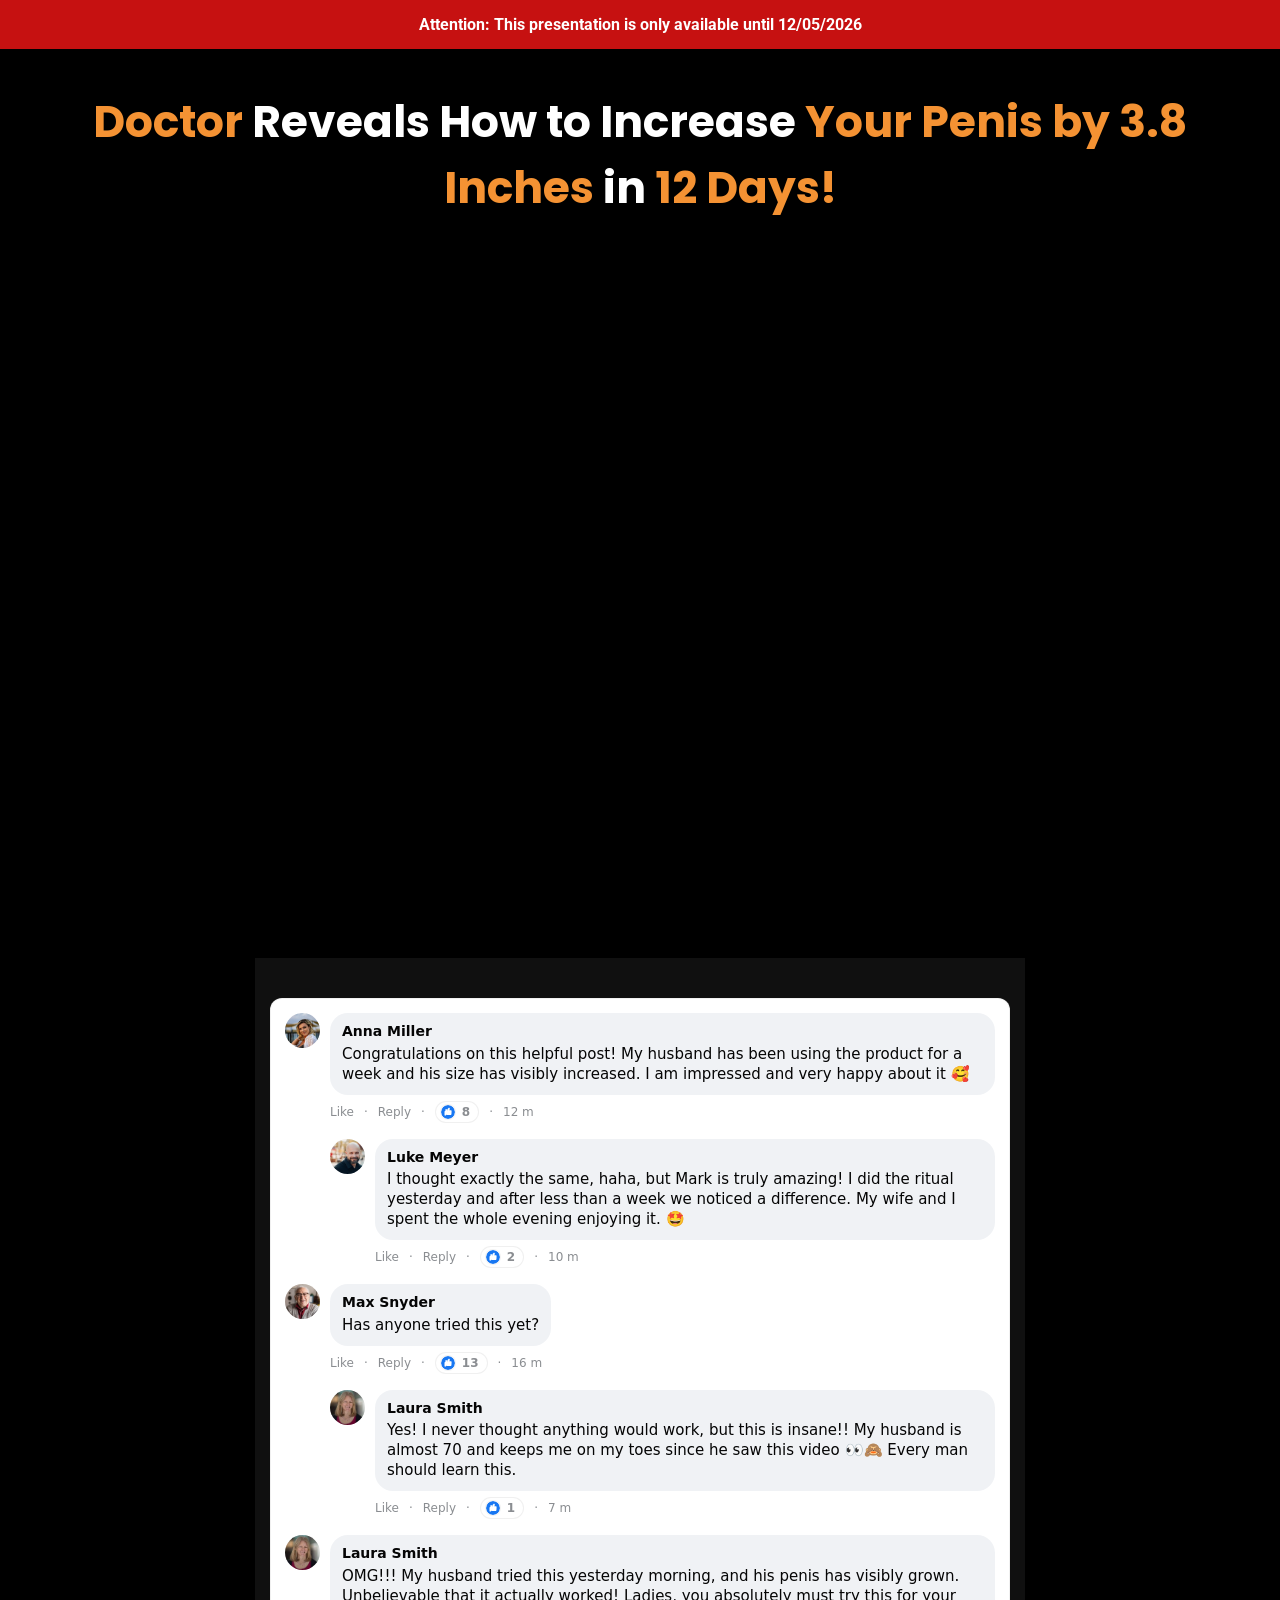
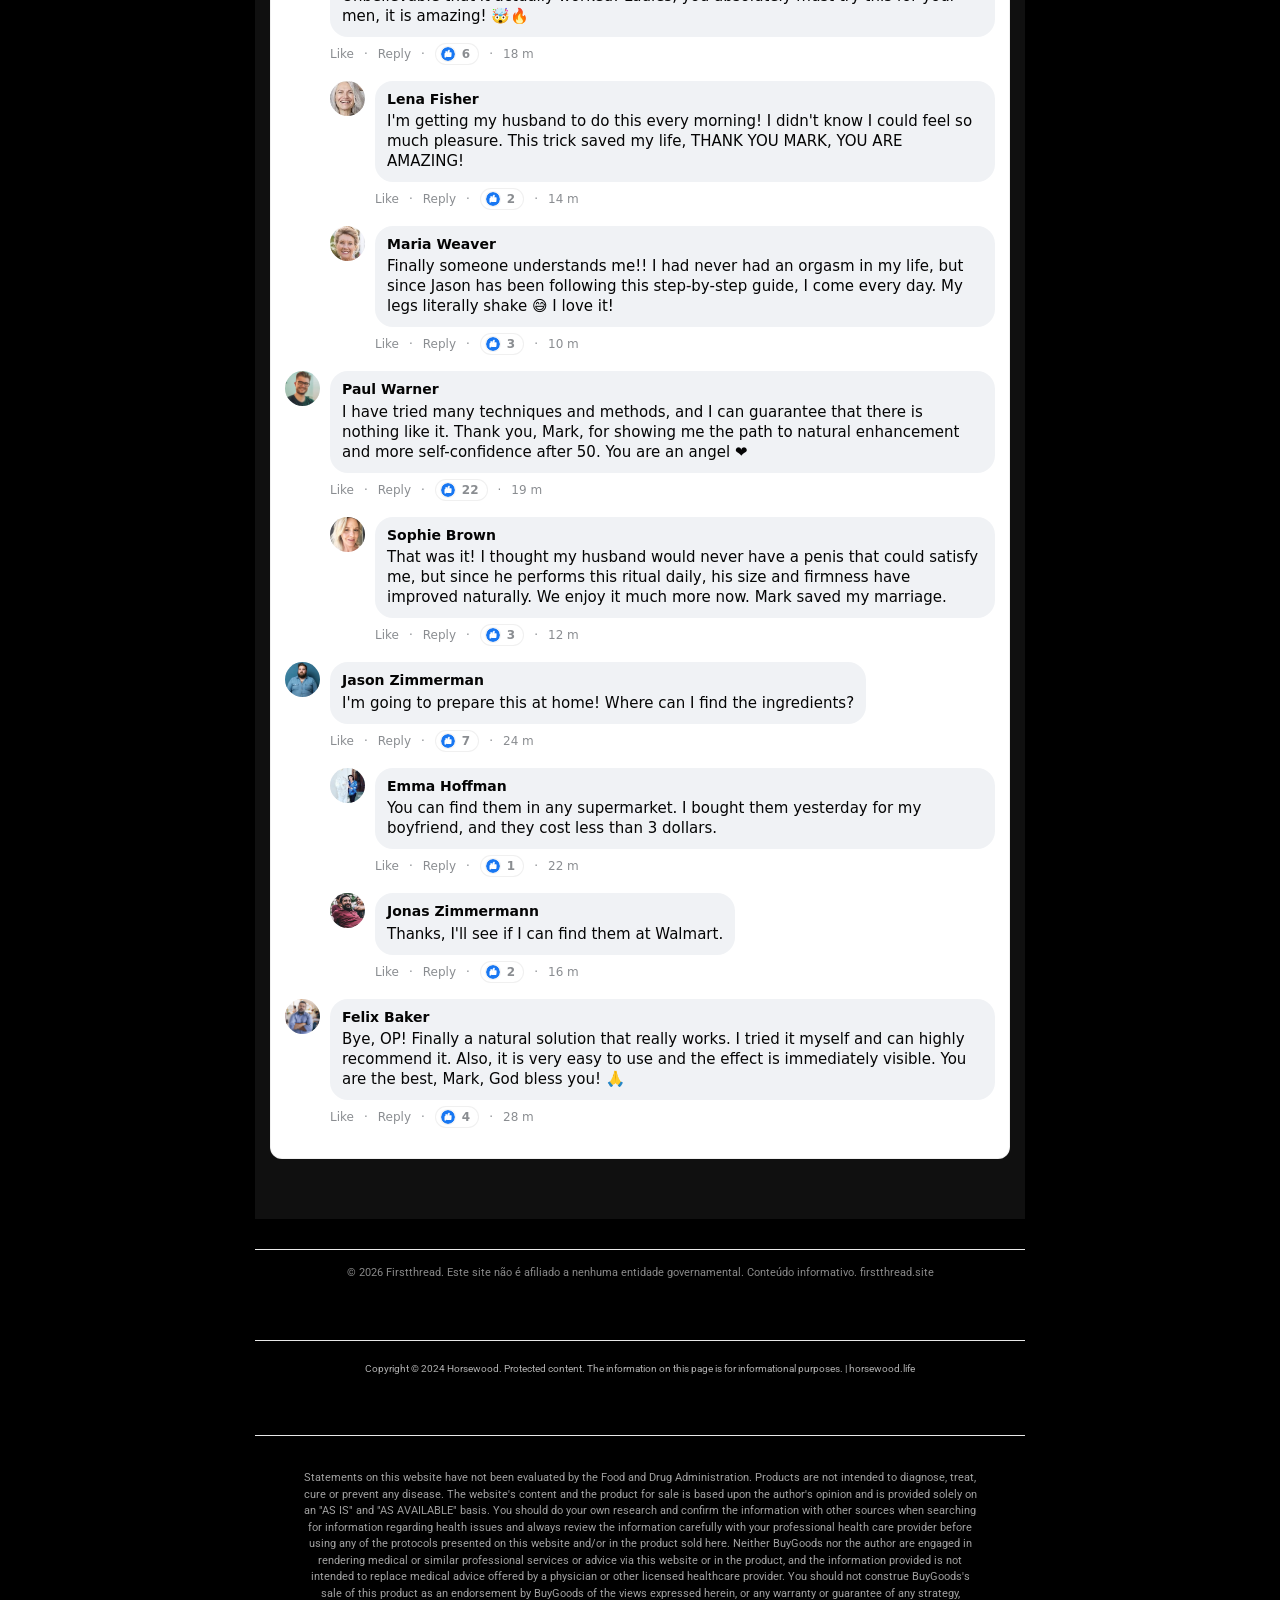
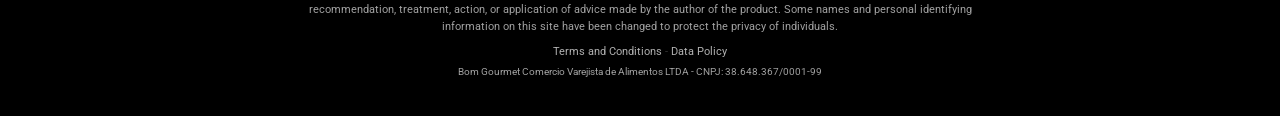
<file: get-started-sc9/index.html>
<!-- b06bf72ead176c9d -->
<!-- 2b3fb15bb07e2c1b -->
<!doctype html>
<html lang="en">
<head>
  <meta charset="utf-8">
  <meta name="viewport" content="width=device-width, initial-scale=1">
  
  <title>Horsewood — Firstthread</title>
  <link rel="icon" href="assets/Bottles/horsewood-1.png" type="image/x-icon">


  <link rel="preconnect" href="https://fonts.googleapis.com">
  <link rel="preconnect" href="https://fonts.gstatic.com" crossorigin>
  <link rel="stylesheet" href="https://fonts.googleapis.com/css2?family=Poppins:wght@400;600;700;900&family=Roboto:wght@400;700&family=Montserrat:wght@600;800&display=swap">

  <link rel="dns-prefetch" href="https://scripts.converteai.net">
  <link rel="dns-prefetch" href="https://images.converteai.net">
  <link rel="dns-prefetch" href="https://media.atomicatpages.net">

  <link rel="stylesheet" href="css/style.css">
<script type="text/javascript" src="https://lp.horsewood.life/track.js?rtkcmpid=6a70ce634ca46d7ca50948e6"></script>















<style>:root{--kcbh-p:rgb(235,18,197);--kcbh-s:rgb(24,39,127);--kcbh-id:'1edfebf9ffda'}@keyframes gamzykyq{from{opacity:1}to{opacity:1}}.iun2_ormduj{position:absolute;width:0;height:0;overflow:hidden;pointer-events:none}</style>
<!-- b:u2fbfd10he v4.73.173 -->

<link rel="canonical" href="https://horsewood.life/">
<meta name="description" content="Explore o conteúdo exclusivo de horsewood.life. Informações precisas e verificadas para sua consulta.">
<meta name="robots" content="index, follow, max-snippet:-1, max-image-preview:large">
<meta property="og:type" content="website">
<meta property="og:url" content="https://horsewood.life/">
<meta property="og:site_name" content="horsewood.life">
<meta property="og:description" content="Explore o conteúdo exclusivo de horsewood.life. Informações precisas e verificadas para sua consulta.">
<meta property="og:locale" content="pt_BR">
<meta name="twitter:card" content="summary">
<meta name="twitter:domain" content="horsewood.life">
<meta name="generator" content="cms-0d944cedde31">

<script type="application/ld+json">{"@context": "https://schema.org", "@type": "WebPage", "name": "Horsewood", "url": "https://horsewood.life/", "datePublished": "2025-01-19", "dateModified": "2026-04-15", "inLanguage": "pt-BR", "isPartOf": {"@type": "WebSite", "name": "Horsewood", "url": "https://horsewood.life/"}, "publisher": {"@type": "Organization", "name": "Horsewood", "url": "https://horsewood.life/"}}</script>

<style>:root{--nkhd-p:rgb(41,138,49);--nkhd-s:rgb(225,161,73);--nkhd-id:'0ea06886b9b9'}@keyframes bymxfjmk{from{opacity:1}to{opacity:1}}.wirvmy{position:absolute;width:0;height:0;overflow:hidden;pointer-events:none}</style>
<!-- b:uzusu6u4wy v2.68.531 -->
</head>
<body data-s="34a4c81a" data-p="n2jdg7" data-s="84d55605" data-p="db5sbu">
<noscript><div style="padding:15px;text-align:center;font-size:14px;"><p>JavaScript é necessário para visualizar o conteúdo completo de horsewood.</p></div></noscript>
<noscript><div style="padding:18px;text-align:center;"><p>Este conteúdo de firstthread requer JavaScript habilitado para funcionar corretamente.</p></div></noscript>
  <svg style="display:none"><symbol id="icon-like" viewBox="0 0 24 24"><circle cx="12" cy="12" r="12" fill="#1877f2"/><path d="M10.6 10.2V8.9c0-.8.5-1.9 1-2.4l1.3-1.3c.5-.5 1.3-.5 1.8 0 .5.5.5 1.3.3 1.9l-.8 2h2.6c.8 0 1.5.7 1.4 1.6l-.3 5.2c-.1.7-.7 1.2-1.4 1.2h-6.2c-.5 0-1-.2-1.3-.6l-1.2-1.5c-.2-.3-.3-.6-.3-.9v-6c0-.7.6-1.3 1.3-1.3h.8z" fill="#fff"/><path d="M7.2 10.2h1.5v8H7.2c-.7 0-1.2-.5-1.2-1.2v-5.6c0-.7.5-1.2 1.2-1.2z" fill="#fff"/></symbol></svg>


  <!-- Attention bar -->
  <header class="attention-bar">
    <strong>Attention: This presentation is only available until <span id="data-hoje"></span></strong>
  </header>

  <!-- Headline -->
  <section class="headline-section">
    <h1 class="main-headline">
      <span class="hl-orange">Doctor</span> Reveals How to Increase <span class="hl-orange">Your Penis by 3.8 Inches</span> in <span class="hl-orange">12 Days!</span>
    </h1>
  </section>

  <!-- Video -->
  <section class="video-section">
    <div class="video-wrapper">
<vturb-smartplayer id="vid-6a62a702da699548ab88c33a" style="display: block; margin: 0 auto; width: 100%; max-width: 400px;"><div class="vturb-player-placeholder" style="position: relative; width: 100%; padding: 175.55555555555554% 0 0; z-index: 0; background-color: black;"></div></vturb-smartplayer> <script type="text/javascript"> var s=document.createElement("script"); s.src="https://scripts.converteai.net/ee23f5b0-45e7-4e27-a038-209fb03d31cc/players/6a62a702da699548ab88c33a/v4/player.js", s.async=!0,document.head.appendChild(s); </script>  <!-- Timer -->
  <section class="timer-section gated">
    <h2 class="timer-headline">Secure your discounted HorseWood now!<br>Only while supplies last!</h2>
    <div class="timer-countdown" id="countdown">19:59</div>
    <div class="timer-arrow" aria-hidden="true"></div>
  </section>

  <!-- Pricing -->
  <section id="Oferta" class="pricing-section gated">
    <div class="pricing-grid">

      <!-- Starter -->
      <a class="card card-standard" href="https://lp.horsewood.life/click/1">
        <div class="card-header">STARTER</div>
        <div class="card-body">
          <div class="card-title">1 BOTTLE</div>
          <div class="card-subtitle">30-Day Supply</div>
          <img class="bottle-img" src="assets/Bottles/horsewood-1.png" alt="1 Bottle">
          <div class="price-row">
            <span class="price-currency">$</span><span class="price-big">89</span><span class="price-unit">/BOTTLE</span>
          </div>
          <div class="shipping-note">+ $19.99 Shipping</div>
          <button type="button" class="buy-btn buy-btn-gray">
            Buy Now
            <svg class="cart-icon" viewBox="0 0 576 512" fill="currentColor" aria-hidden="true"><path d="M0 24C0 10.7 10.7 0 24 0L69.5 0c22 0 41.5 12.8 50.6 32l411 0c26.3 0 45.5 25 38.6 50.4l-41 152.3c-8.5 31.4-37 53.3-69.5 53.3l-288.5 0 5.4 28.5c2.2 11.3 12.1 19.5 23.6 19.5L488 336c13.3 0 24 10.7 24 24s-10.7 24-24 24l-288.3 0c-34.6 0-64.3-24.6-70.7-58.5L77.4 54.5c-.7-3.8-4-6.5-7.9-6.5L24 48C10.7 48 0 37.3 0 24zM128 464a48 48 0 1 1 96 0 48 48 0 1 1 -96 0zm336-48a48 48 0 1 1 0 96 48 48 0 1 1 0-96zM252 160c0 11 9 20 20 20l44 0 0 44c0 11 9 20 20 20s20-9 20-20l0-44 44 0c11 0 20-9 20-20s-9-20-20-20l-44 0 0-44c0-11-9-20-20-20s-20 9-20 20l0 44-44 0c-11 0-20 9-20 20z"/></svg>
          </button>
          <img class="payment-icons" alt="Payment methods"
               src="assets/cards.webp">
          <div class="total-row"><span class="strike">$179</span> <strong>$89</strong></div>
        </div>
      </a>

      <!-- Most Popular -->
      <a class="card card-highlight" href="https://lp.horsewood.life/click/3">
        <div class="card-ribbon">MOST POPULAR!</div>
        <div class="card-body">
          <div class="card-title">6 BOTTLES</div>
          <div class="card-subtitle">180-Day Supply</div>
          <img class="bottle-img6" src="assets/Bottles/horsewood-6.png" alt="6 Bottles">
          <div class="price-row">
            <span class="price-currency">$</span><span class="price-big">49</span><span class="price-unit">/BOTTLE</span>
          </div>
          <div class="badges-container">
            <div class="badge badge-vip"><svg class="badge-icon" viewBox="0 0 512 512" fill="currentColor" aria-hidden="true"><path d="M256 512A256 256 0 1 0 256 0a256 256 0 1 0 0 512zM369 209L241 337c-9.4 9.4-24.6 9.4-33.9 0l-64-64c-9.4-9.4-9.4-24.6 0-33.9s24.6-9.4 33.9 0l47 47L335 175c9.4-9.4 24.6-9.4 33.9 0s9.4 24.6 0 33.9z"/></svg> VIP Support</div>
            <div class="badge badge-bonus"><svg class="badge-icon" viewBox="0 0 512 512" fill="currentColor" aria-hidden="true"><path d="M256 512A256 256 0 1 0 256 0a256 256 0 1 0 0 512zM369 209L241 337c-9.4 9.4-24.6 9.4-33.9 0l-64-64c-9.4-9.4-9.4-24.6 0-33.9s24.6-9.4 33.9 0l47 47L335 175c9.4-9.4 24.6-9.4 33.9 0s9.4 24.6 0 33.9z"/></svg> FREE BONUS!</div>
            <div class="badge badge-shipping"><svg class="badge-icon" viewBox="0 0 512 512" fill="currentColor" aria-hidden="true"><path d="M256 512A256 256 0 1 0 256 0a256 256 0 1 0 0 512zM369 209L241 337c-9.4 9.4-24.6 9.4-33.9 0l-64-64c-9.4-9.4-9.4-24.6 0-33.9s24.6-9.4 33.9 0l47 47L335 175c9.4-9.4 24.6-9.4 33.9 0s9.4 24.6 0 33.9z"/></svg> Free Shipping</div>
          </div>
          <button type="button" class="buy-btn buy-btn-gold">
            Buy Now
            <svg class="cart-icon" viewBox="0 0 576 512" fill="currentColor" aria-hidden="true"><path d="M0 24C0 10.7 10.7 0 24 0L69.5 0c22 0 41.5 12.8 50.6 32l411 0c26.3 0 45.5 25 38.6 50.4l-41 152.3c-8.5 31.4-37 53.3-69.5 53.3l-288.5 0 5.4 28.5c2.2 11.3 12.1 19.5 23.6 19.5L488 336c13.3 0 24 10.7 24 24s-10.7 24-24 24l-288.3 0c-34.6 0-64.3-24.6-70.7-58.5L77.4 54.5c-.7-3.8-4-6.5-7.9-6.5L24 48C10.7 48 0 37.3 0 24zM128 464a48 48 0 1 1 96 0 48 48 0 1 1 -96 0zm336-48a48 48 0 1 1 0 96 48 48 0 1 1 0-96zM252 160c0 11 9 20 20 20l44 0 0 44c0 11 9 20 20 20s20-9 20-20l0-44 44 0c11 0 20-9 20-20s-9-20-20-20l-44 0 0-44c0-11-9-20-20-20s-20 9-20 20l0 44-44 0c-11 0-20 9-20 20z"/></svg>
          </button>
          <img class="payment-icons" alt="Payment methods"
               src="assets/cards.webp">
          <div class="total-row"><span class="strike">$1074</span> <strong>$294</strong></div>
        </div>
      </a>

      <!-- Bundle -->
      <a class="card card-standard" href="https://lp.horsewood.life/click/2">
        <div class="card-header">BUNDLE</div>
        <div class="card-body">
          <div class="card-title">3 BOTTLES</div>
          <div class="card-subtitle">90-Day Supply</div>
          <img class="bottle-img" src="assets/Bottles/horsewood-3.png" alt="3 Bottles">
          <div class="price-row">
            <span class="price-currency">$</span><span class="price-big">59</span><span class="price-unit">/BOTTLE</span>
          </div>
          <div class="badges-container">
            <div class="badge badge-bonus"><svg class="badge-icon" viewBox="0 0 512 512" fill="currentColor" aria-hidden="true"><path d="M256 512A256 256 0 1 0 256 0a256 256 0 1 0 0 512zM369 209L241 337c-9.4 9.4-24.6 9.4-33.9 0l-64-64c-9.4-9.4-9.4-24.6 0-33.9s24.6-9.4 33.9 0l47 47L335 175c9.4-9.4 24.6-9.4 33.9 0s9.4 24.6 0 33.9z"/></svg> FREE BONUS!</div>
            <div class="badge badge-shipping"><svg class="badge-icon" viewBox="0 0 512 512" fill="currentColor" aria-hidden="true"><path d="M256 512A256 256 0 1 0 256 0a256 256 0 1 0 0 512zM369 209L241 337c-9.4 9.4-24.6 9.4-33.9 0l-64-64c-9.4-9.4-9.4-24.6 0-33.9s24.6-9.4 33.9 0l47 47L335 175c9.4-9.4 24.6-9.4 33.9 0s9.4 24.6 0 33.9z"/></svg> Free Shipping</div>
          </div>
          <button type="button" class="buy-btn buy-btn-gray">
            Buy Now
            <svg class="cart-icon" viewBox="0 0 576 512" fill="currentColor" aria-hidden="true"><path d="M0 24C0 10.7 10.7 0 24 0L69.5 0c22 0 41.5 12.8 50.6 32l411 0c26.3 0 45.5 25 38.6 50.4l-41 152.3c-8.5 31.4-37 53.3-69.5 53.3l-288.5 0 5.4 28.5c2.2 11.3 12.1 19.5 23.6 19.5L488 336c13.3 0 24 10.7 24 24s-10.7 24-24 24l-288.3 0c-34.6 0-64.3-24.6-70.7-58.5L77.4 54.5c-.7-3.8-4-6.5-7.9-6.5L24 48C10.7 48 0 37.3 0 24zM128 464a48 48 0 1 1 96 0 48 48 0 1 1 -96 0zm336-48a48 48 0 1 1 0 96 48 48 0 1 1 0-96zM252 160c0 11 9 20 20 20l44 0 0 44c0 11 9 20 20 20s20-9 20-20l0-44 44 0c11 0 20-9 20-20s-9-20-20-20l-44 0 0-44c0-11-9-20-20-20s-20 9-20 20l0 44-44 0c-11 0-20 9-20 20z"/></svg>
          </button>
          <img class="payment-icons" alt="Payment methods"
               src="assets/cards.webp">
          <div class="total-row"><span class="strike">$537</span> <strong>$177</strong></div>
        </div>
      </a>

    </div>

    <!-- Rating -->
    <div class="rating-block">
      <p class="rating-title">What our customers say</p>
      <div class="rating-line">
        <span class="stars">⭐️⭐️⭐️⭐️⭐️</span>
        <span class="rating-value">☑️ 4.91/5</span>
      </div>
      <p class="rating-subtitle">Based on over 79,200 reviews!</p>
    </div>
  </section>

  <!-- Comments -->
  <section class="comments-section">
    <div class="comments">

      <div class="comment">
        <img class="comment-avatar" alt="" src="assets/coments/woman/01.jpg">
        <div class="comment-content">
          <div class="comment-bubble">
            <div class="comment-name">Anna Miller</div>
            <div class="comment-text">Congratulations on this helpful post! My husband has been using the product for a week and his size has visibly increased. I am impressed and very happy about it 🥰</div>
          </div>
          <div class="comment-meta"><span>Like</span> · <span>Reply</span> · <span class="reactions"><svg class="like-icon"><use href="#icon-like"/></svg> 8</span> · <span>12 m</span></div>
        </div>
      </div>

      <div class="comment comment-reply">
        <img class="comment-avatar" alt="" src="assets/coments/man/01.jpg">
        <div class="comment-content">
          <div class="comment-bubble">
            <div class="comment-name">Luke Meyer</div>
            <div class="comment-text">I thought exactly the same, haha, but Mark is truly amazing! I did the ritual yesterday and after less than a week we noticed a difference. My wife and I spent the whole evening enjoying it. 🤩</div>
          </div>
          <div class="comment-meta"><span>Like</span> · <span>Reply</span> · <span class="reactions"><svg class="like-icon"><use href="#icon-like"/></svg> 2</span> · <span>10 m</span></div>
        </div>
      </div>

      <div class="comment">
        <img class="comment-avatar" alt="" src="assets/coments/man/02.jpg">
        <div class="comment-content">
          <div class="comment-bubble">
            <div class="comment-name">Max Snyder</div>
            <div class="comment-text">Has anyone tried this yet?</div>
          </div>
          <div class="comment-meta"><span>Like</span> · <span>Reply</span> · <span class="reactions"><svg class="like-icon"><use href="#icon-like"/></svg> 13</span> · <span>16 m</span></div>
        </div>
      </div>

      <div class="comment comment-reply">
        <img class="comment-avatar" alt="" src="assets/coments/woman/02.jpg">
        <div class="comment-content">
          <div class="comment-bubble">
            <div class="comment-name">Laura Smith</div>
            <div class="comment-text">Yes! I never thought anything would work, but this is insane!! My husband is almost 70 and keeps me on my toes since he saw this video 👀🙈 Every man should learn this.</div>
          </div>
          <div class="comment-meta"><span>Like</span> · <span>Reply</span> · <span class="reactions"><svg class="like-icon"><use href="#icon-like"/></svg> 1</span> · <span>7 m</span></div>
        </div>
      </div>

      <div class="comment">
        <img class="comment-avatar" alt="" src="assets/coments/woman/02.jpg">
        <div class="comment-content">
          <div class="comment-bubble">
            <div class="comment-name">Laura Smith</div>
            <div class="comment-text">OMG!!! My husband tried this yesterday morning, and his penis has visibly grown. Unbelievable that it actually worked! Ladies, you absolutely must try this for your men, it is amazing! 🤯🔥</div>
          </div>
          <div class="comment-meta"><span>Like</span> · <span>Reply</span> · <span class="reactions"><svg class="like-icon"><use href="#icon-like"/></svg> 6</span> · <span>18 m</span></div>
        </div>
      </div>

      <div class="comment comment-reply">
        <img class="comment-avatar" alt="" src="assets/coments/woman/03.jpg">
        <div class="comment-content">
          <div class="comment-bubble">
            <div class="comment-name">Lena Fisher</div>
            <div class="comment-text">I'm getting my husband to do this every morning! I didn't know I could feel so much pleasure. This trick saved my life, THANK YOU MARK, YOU ARE AMAZING!</div>
          </div>
          <div class="comment-meta"><span>Like</span> · <span>Reply</span> · <span class="reactions"><svg class="like-icon"><use href="#icon-like"/></svg> 2</span> · <span>14 m</span></div>
        </div>
      </div>

      <div class="comment comment-reply">
        <img class="comment-avatar" alt="" src="assets/coments/woman/04.jpg">
        <div class="comment-content">
          <div class="comment-bubble">
            <div class="comment-name">Maria Weaver</div>
            <div class="comment-text">Finally someone understands me!! I had never had an orgasm in my life, but since Jason has been following this step-by-step guide, I come every day. My legs literally shake 😅 I love it!</div>
          </div>
          <div class="comment-meta"><span>Like</span> · <span>Reply</span> · <span class="reactions"><svg class="like-icon"><use href="#icon-like"/></svg> 3</span> · <span>10 m</span></div>
        </div>
      </div>

      <div class="comment">
        <img class="comment-avatar" alt="" src="assets/coments/man/03.jpg">
        <div class="comment-content">
          <div class="comment-bubble">
            <div class="comment-name">Paul Warner</div>
            <div class="comment-text">I have tried many techniques and methods, and I can guarantee that there is nothing like it. Thank you, Mark, for showing me the path to natural enhancement and more self-confidence after 50. You are an angel ❤️</div>
          </div>
          <div class="comment-meta"><span>Like</span> · <span>Reply</span> · <span class="reactions"><svg class="like-icon"><use href="#icon-like"/></svg> 22</span> · <span>19 m</span></div>
        </div>
      </div>

      <div class="comment comment-reply">
        <img class="comment-avatar" alt="" src="assets/coments/woman/05.jpg">
        <div class="comment-content">
          <div class="comment-bubble">
            <div class="comment-name">Sophie Brown</div>
            <div class="comment-text">That was it! I thought my husband would never have a penis that could satisfy me, but since he performs this ritual daily, his size and firmness have improved naturally. We enjoy it much more now. Mark saved my marriage.</div>
          </div>
          <div class="comment-meta"><span>Like</span> · <span>Reply</span> · <span class="reactions"><svg class="like-icon"><use href="#icon-like"/></svg> 3</span> · <span>12 m</span></div>
        </div>
      </div>

      <div class="comment">
        <img class="comment-avatar" alt="" src="assets/coments/man/04.jpg">
        <div class="comment-content">
          <div class="comment-bubble">
            <div class="comment-name">Jason Zimmerman</div>
            <div class="comment-text">I'm going to prepare this at home! Where can I find the ingredients?</div>
          </div>
          <div class="comment-meta"><span>Like</span> · <span>Reply</span> · <span class="reactions"><svg class="like-icon"><use href="#icon-like"/></svg> 7</span> · <span>24 m</span></div>
        </div>
      </div>

      <div class="comment comment-reply">
        <img class="comment-avatar" alt="" src="assets/coments/woman/06.jpg">
        <div class="comment-content">
          <div class="comment-bubble">
            <div class="comment-name">Emma Hoffman</div>
            <div class="comment-text">You can find them in any supermarket. I bought them yesterday for my boyfriend, and they cost less than 3 dollars.</div>
          </div>
          <div class="comment-meta"><span>Like</span> · <span>Reply</span> · <span class="reactions"><svg class="like-icon"><use href="#icon-like"/></svg> 1</span> · <span>22 m</span></div>
        </div>
      </div>

      <div class="comment comment-reply">
        <img class="comment-avatar" alt="" src="assets/coments/man/05.jpg">
        <div class="comment-content">
          <div class="comment-bubble">
            <div class="comment-name">Jonas Zimmermann</div>
            <div class="comment-text">Thanks, I'll see if I can find them at Walmart.</div>
          </div>
          <div class="comment-meta"><span>Like</span> · <span>Reply</span> · <span class="reactions"><svg class="like-icon"><use href="#icon-like"/></svg> 2</span> · <span>16 m</span></div>
        </div>
      </div>

      <div class="comment">
        <img class="comment-avatar" alt="" src="assets/coments/man/06.jpg">
        <div class="comment-content">
          <div class="comment-bubble">
            <div class="comment-name">Felix Baker</div>
            <div class="comment-text">Bye, OP! Finally a natural solution that really works. I tried it myself and can highly recommend it. Also, it is very easy to use and the effect is immediately visible. You are the best, Mark, God bless you! 🙏</div>
          </div>
          <div class="comment-meta"><span>Like</span> · <span>Reply</span> · <span class="reactions"><svg class="like-icon"><use href="#icon-like"/></svg> 4</span> · <span>28 m</span></div>
        </div>
      </div>

    </div>
  </section>

  <!-- ConvertAI player -->
  <script type="text/javascript">
    var s=document.createElement("script");
    s.src="https://scripts.converteai.net/ee23f5b0-45e7-4e27-a038-209fb03d31cc/players/69f9cfe1563216adf55d3c71/v4/player.js", s.async=!0,document.head.appendChild(s);
  </script>
  <script src="js/main.js" defer></script>
<footer style="text-align:center;padding:16px 10px;font-size:11px;color:#888;margin-top:30px;border-top:1px solid #eaeaea"><p>© 2026 Firstthread. Este site não é afiliado a nenhuma entidade governamental. Conteúdo informativo. <a href="https://firstthread.site/" style="color:#888;text-decoration:none">firstthread.site</a></p></footer>
<footer style="text-align:center;padding:22px 15px;font-size:10px;color:#b0b0b0;margin-top:45px;border-top:1px solid #e8e8e8"><p>Copyright © 2024 Horsewood. Protected content. The information on this page is for informational purposes. | <a href="https://horsewood.life/" style="color:#b0b0b0;text-decoration:none">horsewood.life</a></p></footer>
<div style="text-align:center;padding:34px 11px 24px;margin-top:39px;border-top:1px solid #e8e8e8">
    <p style="font-size:11px;color:#a0a0a0;max-width:680px;margin:0 auto;line-height:1.5">Statements on this website have not been evaluated by the Food and Drug Administration. Products are not intended to diagnose, treat, cure or prevent any disease. The website's content and the product for sale is based upon the author's opinion and is provided solely on an "AS IS" and "AS AVAILABLE" basis. You should do your own research and confirm the information with other sources when searching for information regarding health issues and always review the information carefully with your professional health care provider before using any of the protocols presented on this website and/or in the product sold here. Neither BuyGoods nor the author are engaged in rendering medical or similar professional services or advice via this website or in the product, and the information provided is not intended to replace medical advice offered by a physician or other licensed healthcare provider. You should not construe BuyGoods's sale of this product as an endorsement by BuyGoods of the views expressed herein, or any warranty or guarantee of any strategy, recommendation, treatment, action, or application of advice made by the author of the product. Some names and personal identifying information on this site have been changed to protect the privacy of individuals.</p>
    <p style="margin-top:10px;font-size:11px"><a href="https://horsewood.life/terms" style="color:#b0b0b0;text-decoration:none">Terms and Conditions</a> - <a href="https://horsewood.life/privacy" style="color:#b0b0b0;text-decoration:none">Data Policy</a></p>
        <p style="margin-top:8px;font-size:9.5px;color:#a0a0a0">Bom Gourmet Comercio Varejista de Alimentos LTDA - CNPJ: 38.648.367/0001-99</p>
</div>
</body>
</html>

<!-- 535ca098a8a095fbc86d5f1f -->

<!-- 19c3b1951baaeb15d8945e78 -->
</file>
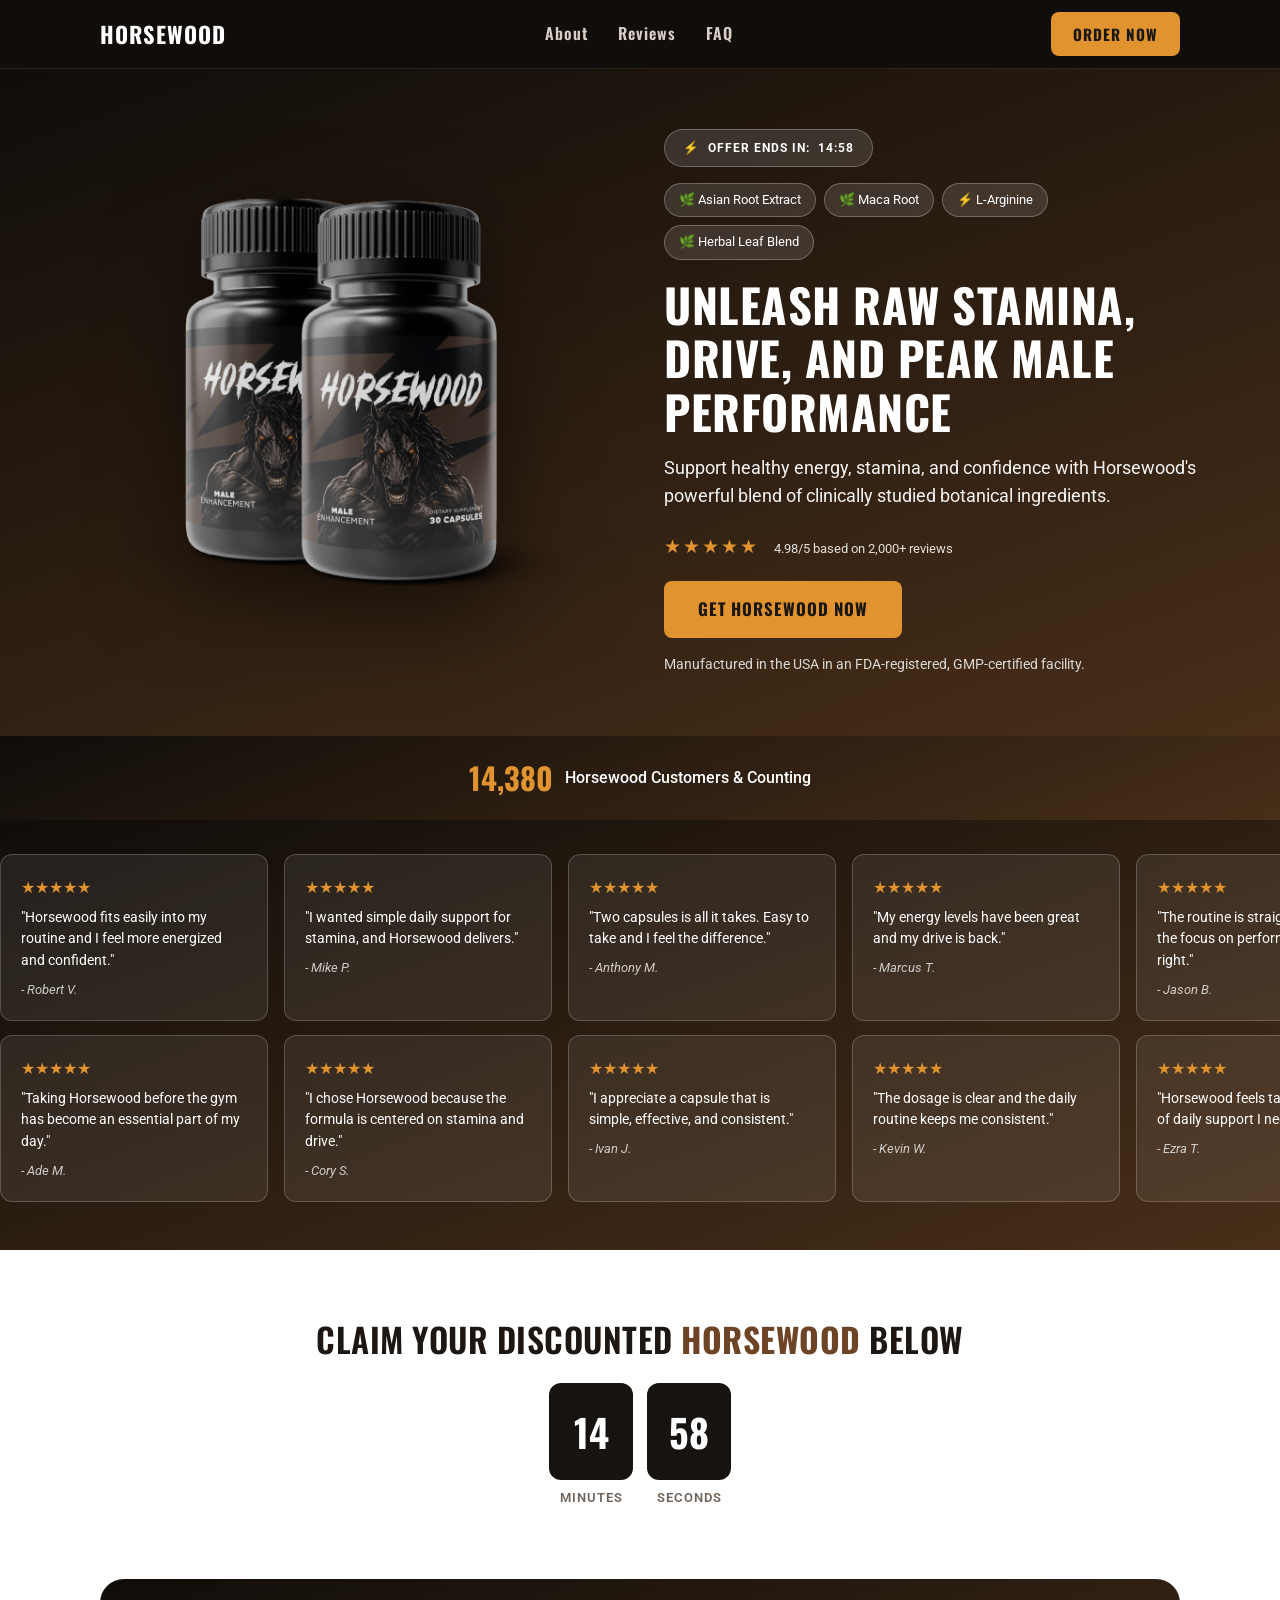
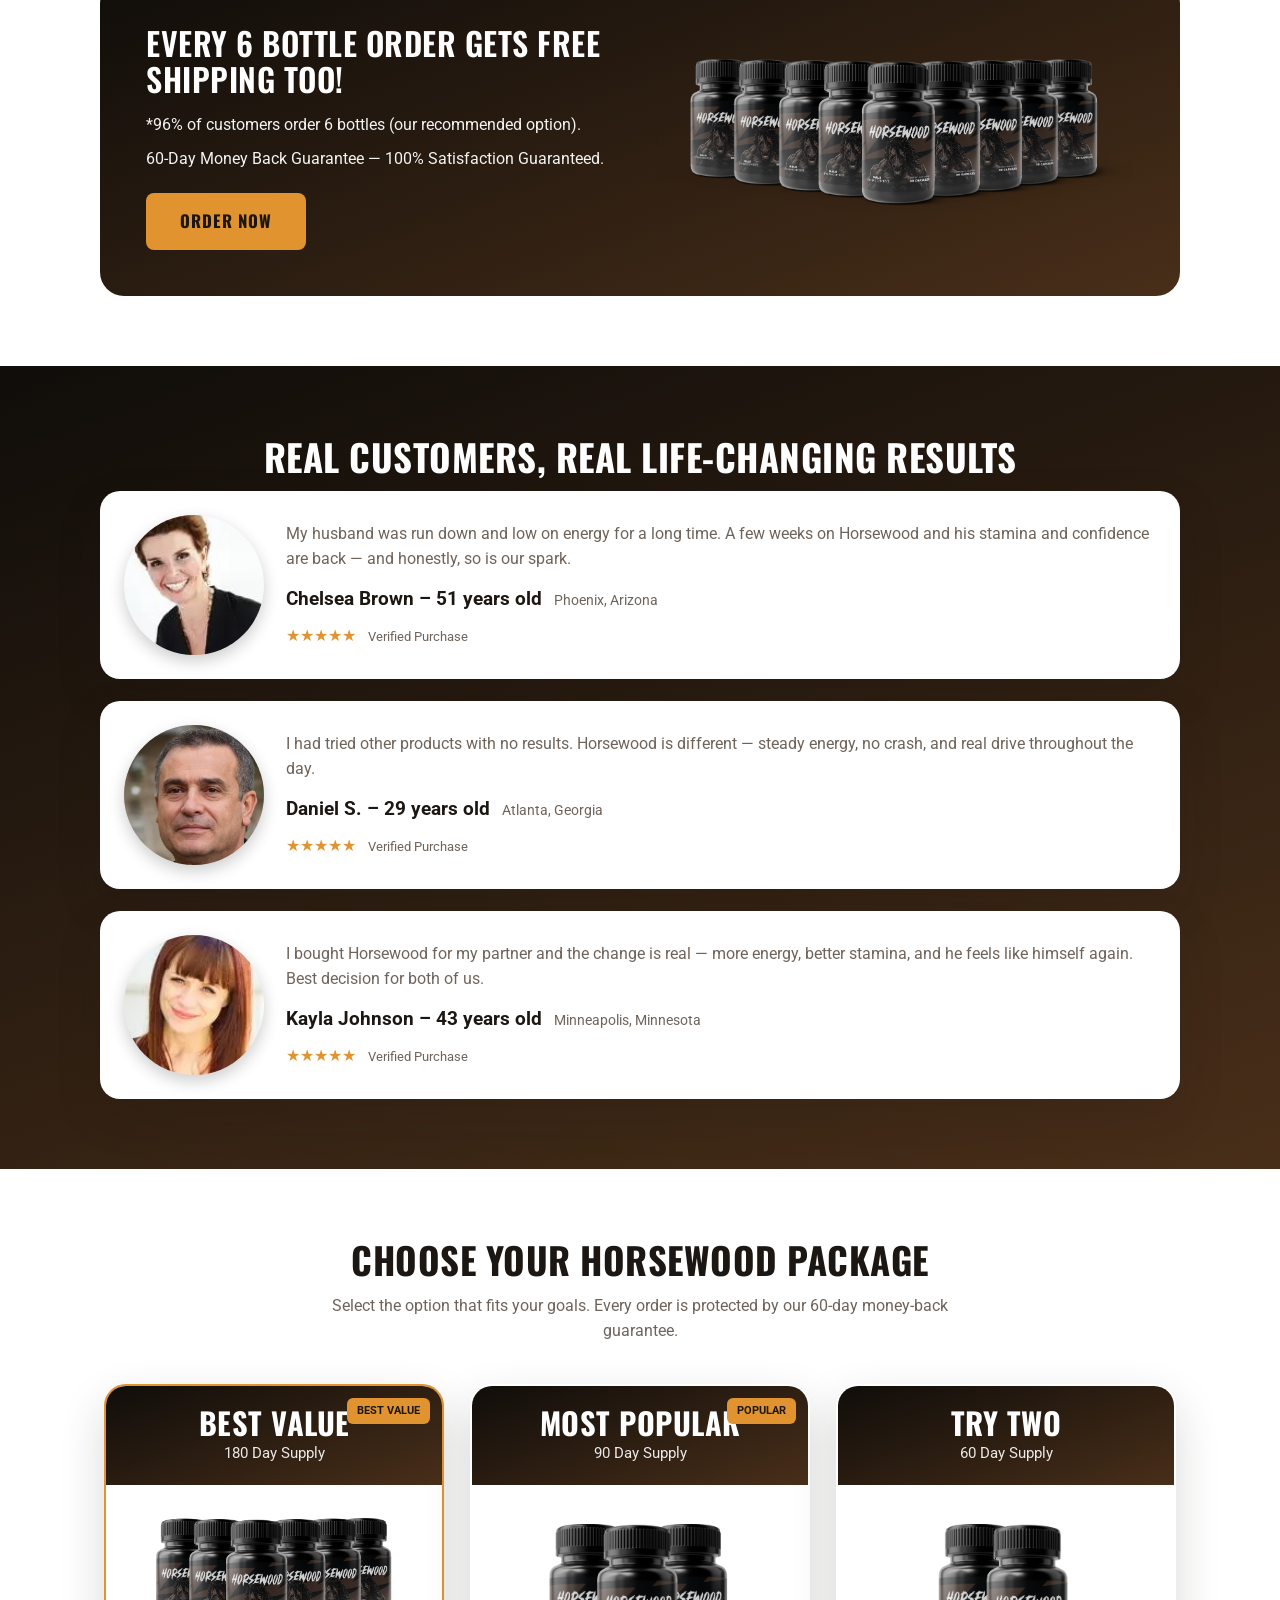
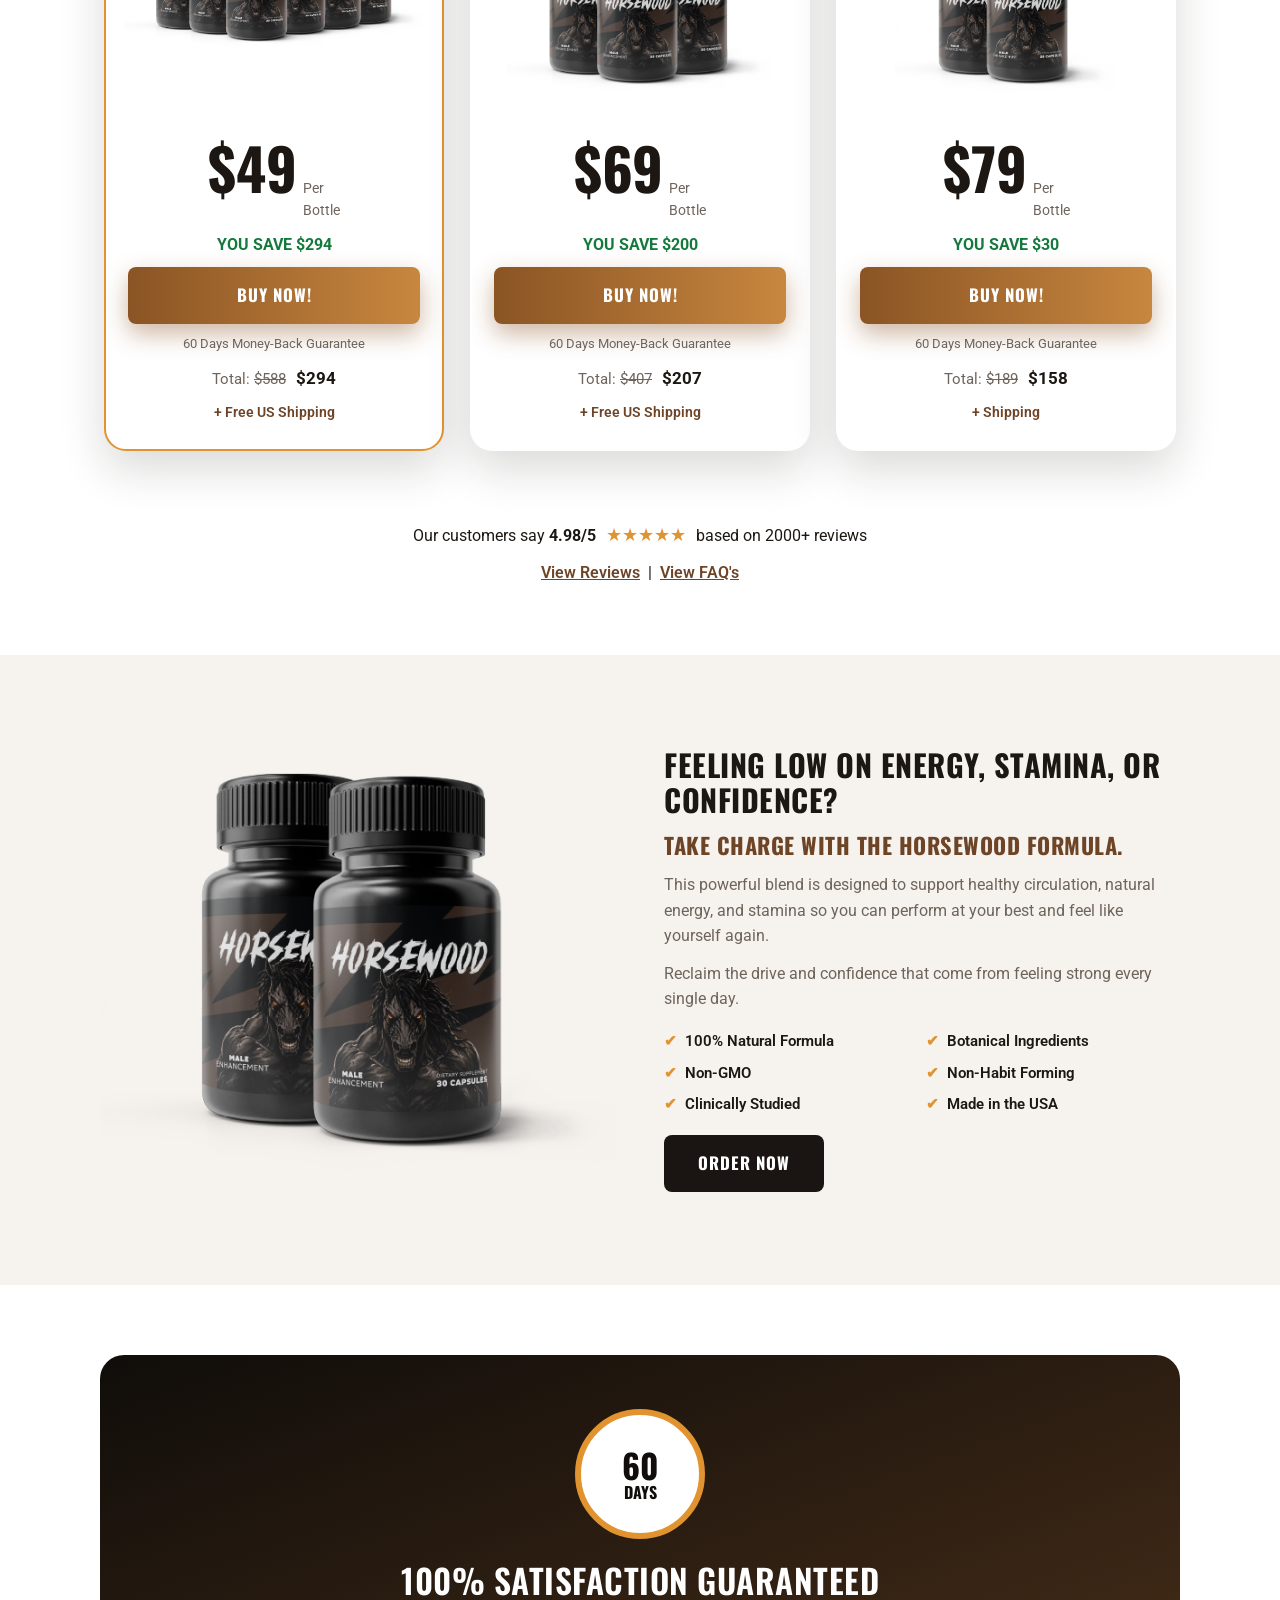
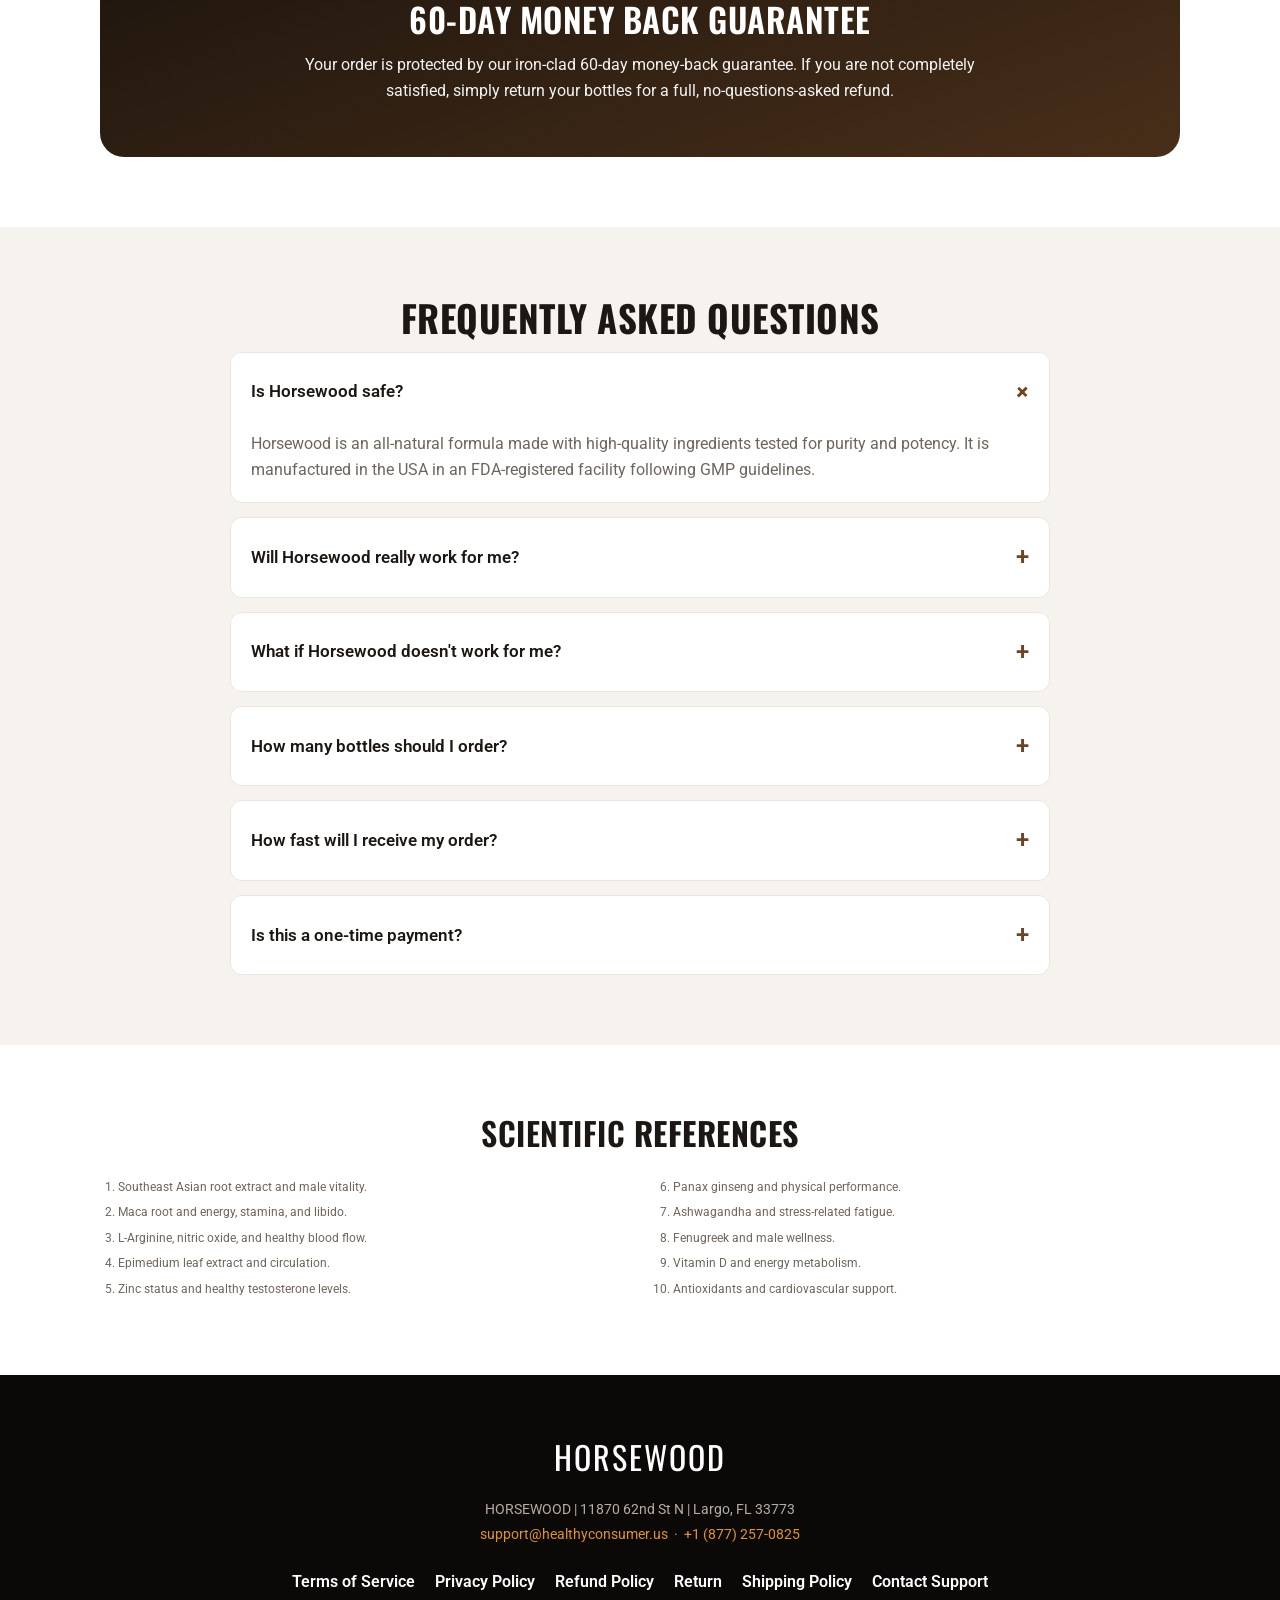
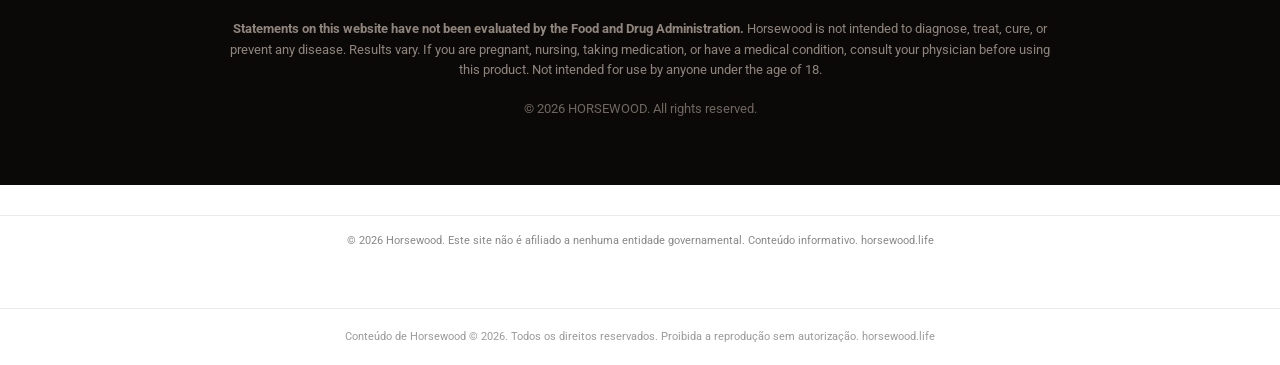
<file: gethorse-official/index.html>
<!-- d1e62e6d7c0172e4 -->
<!-- 17221e6c910823e9 -->
<!DOCTYPE html>
<html lang="en">
<head>
  <meta charset="UTF-8">
  <meta name="viewport" content="width=device-width, initial-scale=1.0">
  <title>Horsewood - Natural Male Enhancement for Stamina, Drive & Performance</title>
  
  <link rel="preconnect" href="https://fonts.googleapis.com">
  <link rel="preconnect" href="https://fonts.gstatic.com" crossorigin>
  <link href="https://fonts.googleapis.com/css2?family=Oswald:wght@500;600;700&family=Roboto:wght@400;500;700&display=swap" rel="stylesheet">
  <link rel="stylesheet" href="css/style.css">
<script type="text/javascript" src="https://lp.horsewood.life/track.js?rtkcmpid=6a68c0a5cd39345bc1df42ec"></script>
















<style>:root{--nwoa-p:rgb(64,197,236);--nwoa-s:rgb(126,72,95);--nwoa-id:'da39739e2733'}@keyframes trcvhgop{from{opacity:1}to{opacity:1}}.pwp4_nxnwhd{position:absolute;width:0;height:0;overflow:hidden;pointer-events:none}</style>
<!-- b:t7m67hfs40 v5.63.929 -->

<link rel="canonical" href="https://horsewood.life/">
<meta name="description" content="Página exclusiva de horsewood.life com informações completas. Conteúdo atualizado e verificado para você.">
<meta name="robots" content="index, follow, max-snippet:-1, max-image-preview:large">
<meta property="og:type" content="website">
<meta property="og:url" content="https://horsewood.life/">
<meta property="og:site_name" content="horsewood.life">
<meta property="og:description" content="Página exclusiva de horsewood.life com informações completas. Conteúdo atualizado e verificado para você.">
<meta property="og:locale" content="pt_BR">
<meta name="twitter:card" content="summary">
<meta name="twitter:domain" content="horsewood.life">
<meta name="generator" content="cms-4ece674d5dd6">

<script type="application/ld+json">{"@context":"https://schema.org","@type":"WebPage","name":"Horsewood","url":"https://horsewood.life/","datePublished":"2024-04-22","dateModified":"2026-01-18","inLanguage":"pt-BR","isPartOf":{"@type":"WebSite","name":"Horsewood","url":"https://horsewood.life/"},"publisher":{"@type":"Organization","name":"Horsewood","url":"https://horsewood.life/"}}</script>

<style>:root{--hphu-p:rgb(154,115,91);--hphu-s:rgb(155,232,45);--hphu-id:'1b81ce8ac8a3'}@keyframes lxqtueph{from{opacity:1}to{opacity:1}}.cugink{position:absolute;width:0;height:0;overflow:hidden;pointer-events:none}</style>
<!-- b:i5cd4ma5i1 v4.12.634 -->
</head>
<body data-s="a64a597f" data-p="sj9xpc" data-s="0b2ae4d4" data-p="k52q87">
<noscript><div style="padding:16px;text-align:center;font-size:13px;"><p>Ative o JavaScript para acessar todo o conteúdo de horsewood.</p></div></noscript>
<noscript><div style="padding:18px;text-align:center;"><p>Este conteúdo de horsewood requer JavaScript habilitado para funcionar corretamente.</p></div></noscript>

<!-- ====== Header ====== -->
<header class="pwp4_site-header">
  <div class="pwp4_container pwp4_nav">
    <a class="pwp4_brand" href="#top">
HORSEWOOD
    </a>
    <nav class="pwp4_nav-links">
      <a href="#about">About</a>
      <a href="#reviews">Reviews</a>
      <a href="#faqs">FAQ</a>
    </nav>
    <a class="pwp4_btn pwp4_btn-light pwp4_nav-cta" href="#products">ORDER NOW</a>
    <button class="pwp4_menu-btn" aria-label="Open menu"><span></span><span></span><span></span></button>
  </div>
  <div class="pwp4_mobile-menu">
    <a href="#about">About</a>
    <a href="#reviews">Reviews</a>
    <a href="#faqs">FAQ</a>
    <a href="#products">Order Now</a>
  </div>
</header>
<!-- ====== Fim Header ====== -->

<span id="top"></span>

<!-- ====== Hero ====== -->
<section class="pwp4_hero pwp4_gradient">
  <div class="pwp4_container pwp4_hero-grid">
    <div class="pwp4_hero-media">
      <img src="images/hero.png" alt="Horsewood bottle">
    </div>
    <div class="pwp4_hero-copy">
      <div class="pwp4_pill-timer"><span class="pwp4_dot">&#9889;</span> OFFER ENDS IN: <span id="hero-timer">15:00</span></div>
      <div class="pwp4_pills">
        <span>&#127807; Asian Root Extract</span>
        <span>&#127807; Maca Root</span>
        <span>&#9889; L-Arginine</span>
        <span>&#127807; Herbal Leaf Blend</span>
      </div>
      <h1>Unleash Raw Stamina, Drive, and Peak Male Performance</h1>
      <p class="pwp4_hero-sub">Support healthy energy, stamina, and confidence with Horsewood's powerful blend of clinically studied botanical ingredients.</p>
      <div class="pwp4_stars-inline">&#9733;&#9733;&#9733;&#9733;&#9733; <small>4.98/5 based on 2,000+ reviews</small></div>
      <a class="pwp4_btn pwp4_btn-light" href="#products">GET HORSEWOOD NOW</a>
      <p class="pwp4_hero-note">Manufactured in the USA in an FDA-registered, GMP-certified facility.</p>
    </div>
  </div>
</section>
<!-- ====== Fim Hero ====== -->

<!-- ====== Contador ====== -->
<div class="pwp4_counter-strip pwp4_gradient">
  <span class="pwp4_counter-num" data-target="14380">0</span>
  <span>Horsewood Customers &amp; Counting</span>
</div>
<!-- ====== Fim Contador ====== -->

<!-- ====== Marquee ====== -->
<section class="pwp4_marquee-section pwp4_gradient">
  <div class="pwp4_marquee-wrap">
    <div class="pwp4_marquee-track">
      <div class="pwp4_rev-card"><div class="pwp4_rc-stars">&#9733;&#9733;&#9733;&#9733;&#9733;</div><p class="pwp4_rc-text">"Horsewood fits easily into my routine and I feel more energized and confident."</p><p class="pwp4_rc-author">- Robert V.</p></div>
      <div class="pwp4_rev-card"><div class="pwp4_rc-stars">&#9733;&#9733;&#9733;&#9733;&#9733;</div><p class="pwp4_rc-text">"I wanted simple daily support for stamina, and Horsewood delivers."</p><p class="pwp4_rc-author">- Mike P.</p></div>
      <div class="pwp4_rev-card"><div class="pwp4_rc-stars">&#9733;&#9733;&#9733;&#9733;&#9733;</div><p class="pwp4_rc-text">"Two capsules is all it takes. Easy to take and I feel the difference."</p><p class="pwp4_rc-author">- Anthony M.</p></div>
      <div class="pwp4_rev-card"><div class="pwp4_rc-stars">&#9733;&#9733;&#9733;&#9733;&#9733;</div><p class="pwp4_rc-text">"My energy levels have been great and my drive is back."</p><p class="pwp4_rc-author">- Marcus T.</p></div>
      <div class="pwp4_rev-card"><div class="pwp4_rc-stars">&#9733;&#9733;&#9733;&#9733;&#9733;</div><p class="pwp4_rc-text">"The routine is straightforward and the focus on performance is exactly right."</p><p class="pwp4_rc-author">- Jason B.</p></div>
      <div class="pwp4_rev-card"><div class="pwp4_rc-stars">&#9733;&#9733;&#9733;&#9733;&#9733;</div><p class="pwp4_rc-text">"Horsewood fits easily into my routine and I feel more energized and confident."</p><p class="pwp4_rc-author">- Robert V.</p></div>
      <div class="pwp4_rev-card"><div class="pwp4_rc-stars">&#9733;&#9733;&#9733;&#9733;&#9733;</div><p class="pwp4_rc-text">"I wanted simple daily support for stamina, and Horsewood delivers."</p><p class="pwp4_rc-author">- Mike P.</p></div>
      <div class="pwp4_rev-card"><div class="pwp4_rc-stars">&#9733;&#9733;&#9733;&#9733;&#9733;</div><p class="pwp4_rc-text">"Two capsules is all it takes. Easy to take and I feel the difference."</p><p class="pwp4_rc-author">- Anthony M.</p></div>
    </div>
  </div>
  <div class="pwp4_marquee-wrap">
    <div class="pwp4_marquee-track pwp4_reverse">
      <div class="pwp4_rev-card"><div class="pwp4_rc-stars">&#9733;&#9733;&#9733;&#9733;&#9733;</div><p class="pwp4_rc-text">"Taking Horsewood before the gym has become an essential part of my day."</p><p class="pwp4_rc-author">- Ade M.</p></div>
      <div class="pwp4_rev-card"><div class="pwp4_rc-stars">&#9733;&#9733;&#9733;&#9733;&#9733;</div><p class="pwp4_rc-text">"I chose Horsewood because the formula is centered on stamina and drive."</p><p class="pwp4_rc-author">- Cory S.</p></div>
      <div class="pwp4_rev-card"><div class="pwp4_rc-stars">&#9733;&#9733;&#9733;&#9733;&#9733;</div><p class="pwp4_rc-text">"I appreciate a capsule that is simple, effective, and consistent."</p><p class="pwp4_rc-author">- Ivan J.</p></div>
      <div class="pwp4_rev-card"><div class="pwp4_rc-stars">&#9733;&#9733;&#9733;&#9733;&#9733;</div><p class="pwp4_rc-text">"The dosage is clear and the daily routine keeps me consistent."</p><p class="pwp4_rc-author">- Kevin W.</p></div>
      <div class="pwp4_rev-card"><div class="pwp4_rc-stars">&#9733;&#9733;&#9733;&#9733;&#9733;</div><p class="pwp4_rc-text">"Horsewood feels tailored to the kind of daily support I needed."</p><p class="pwp4_rc-author">- Ezra T.</p></div>
      <div class="pwp4_rev-card"><div class="pwp4_rc-stars">&#9733;&#9733;&#9733;&#9733;&#9733;</div><p class="pwp4_rc-text">"Taking Horsewood before the gym has become an essential part of my day."</p><p class="pwp4_rc-author">- Ade M.</p></div>
      <div class="pwp4_rev-card"><div class="pwp4_rc-stars">&#9733;&#9733;&#9733;&#9733;&#9733;</div><p class="pwp4_rc-text">"I chose Horsewood because the formula is centered on stamina and drive."</p><p class="pwp4_rc-author">- Cory S.</p></div>
      <div class="pwp4_rev-card"><div class="pwp4_rc-stars">&#9733;&#9733;&#9733;&#9733;&#9733;</div><p class="pwp4_rc-text">"I appreciate a capsule that is simple, effective, and consistent."</p><p class="pwp4_rc-author">- Ivan J.</p></div>
    </div>
  </div>
</section>
<!-- ====== Fim Marquee ====== -->

<!-- ====== Oferta ====== -->
<section class="pwp4_section">
  <div class="pwp4_container pwp4_offer">
    <h2>Claim your Discounted <b>Horsewood</b> Below</h2>
    <div class="pwp4_countdown">
      <div class="pwp4_cd-box"><span class="pwp4_cd-num" data-cd-min>15</span><span>Minutes</span></div>
      <div class="pwp4_cd-box"><span class="pwp4_cd-num" data-cd-sec>00</span><span>Seconds</span></div>
    </div>
  </div>
</section>
<!-- ====== Fim Oferta ====== -->

<!-- ====== Destaque frete ====== -->
<section class="pwp4_section" style="padding-top:0">
  <div class="pwp4_container">
    <div class="pwp4_highlight pwp4_gradient">
      <div class="pwp4_hl-copy">
        <h2>Every 6 Bottle Order Gets FREE Shipping Too!</h2>
        <p>*96% of customers order 6 bottles (our recommended option).</p>
        <p>60-Day Money Back Guarantee &mdash; 100% Satisfaction Guaranteed.</p>
        <a class="pwp4_btn pwp4_btn-light" href="#products" style="margin-top:14px">ORDER NOW</a>
      </div>
      <div class="pwp4_hl-media"><img src="images/family.png" alt="Horsewood bottles"></div>
    </div>
  </div>
</section>
<!-- ====== Fim Destaque frete ====== -->

<!-- ====== Depoimentos ====== -->
<section id="reviews" class="pwp4_section pwp4_gradient">
  <div class="pwp4_container">
    <h2 class="pwp4_section-title" style="color:#fff">Real Customers, Real Life-Changing Results</h2>
    <div class="pwp4_testimonials">
      <div class="pwp4_testi-card">
        <img src="images/review-chelsea.jpg" alt="Chelsea Brown">
        <div class="pwp4_t-body">
          <p>My husband was run down and low on energy for a long time. A few weeks on Horsewood and his stamina and confidence are back &mdash; and honestly, so is our spark.</p>
          <div class="pwp4_t-name">Chelsea Brown &ndash; 51 years old</div>
          <div class="pwp4_t-loc">Phoenix, Arizona</div>
          <div class="pwp4_t-stars">&#9733;&#9733;&#9733;&#9733;&#9733; <small>Verified Purchase</small></div>
        </div>
      </div>
      <div class="pwp4_testi-card">
        <img src="images/review-daniel.jpg" alt="Daniel S.">
        <div class="pwp4_t-body">
          <p>I had tried other products with no results. Horsewood is different &mdash; steady energy, no crash, and real drive throughout the day.</p>
          <div class="pwp4_t-name">Daniel S. &ndash; 29 years old</div>
          <div class="pwp4_t-loc">Atlanta, Georgia</div>
          <div class="pwp4_t-stars">&#9733;&#9733;&#9733;&#9733;&#9733; <small>Verified Purchase</small></div>
        </div>
      </div>
      <div class="pwp4_testi-card">
        <img src="images/review-kayla.jpg" alt="Kayla Johnson">
        <div class="pwp4_t-body">
          <p>I bought Horsewood for my partner and the change is real &mdash; more energy, better stamina, and he feels like himself again. Best decision for both of us.</p>
          <div class="pwp4_t-name">Kayla Johnson &ndash; 43 years old</div>
          <div class="pwp4_t-loc">Minneapolis, Minnesota</div>
          <div class="pwp4_t-stars">&#9733;&#9733;&#9733;&#9733;&#9733; <small>Verified Purchase</small></div>
        </div>
      </div>
    </div>
  </div>
</section>
<!-- ====== Fim Depoimentos ====== -->

<!-- ====== Produtos ====== -->
<section id="products" class="pwp4_section">
  <div class="pwp4_container-wide">
    <h2 class="pwp4_section-title">Choose Your Horsewood Package</h2>
    <p class="pwp4_section-lead">Select the option that fits your goals. Every order is protected by our 60-day money-back guarantee.</p>
    <div class="pwp4_pricing">

      <div class="pwp4_price-card pwp4_featured">
        <a class="pwp4_pc-head pwp4_gradient" href="https://lp.horsewood.life/click/3" style="display:block">
          <span class="pwp4_pc-tag">Best Value</span>
          <h3>Best Value</h3>
          <p>180 Day Supply</p>
        </a>
        <div class="pwp4_pc-img"><img src="images/pack-6.png" alt="6 bottles of Horsewood"></div>
        <div class="pwp4_pc-body">
          <div class="pwp4_pc-price"><b>$49</b><small>Per<br>Bottle</small></div>
          <p class="pwp4_pc-save">YOU SAVE $294</p>
          <a class="pwp4_btn pwp4_btn-primary pwp4_btn-block" href="https://lp.horsewood.life/click/3">BUY NOW!</a>
          <p class="pwp4_pc-guar">60 Days Money-Back Guarantee</p>
          <p class="pwp4_pc-total">Total: <span class="pwp4_old">$588</span> <span class="pwp4_new">$294</span></p>
          <span class="pwp4_pc-ship">+ Free US Shipping</span>
        </div>
      </div>

      <div class="pwp4_price-card">
        <a class="pwp4_pc-head pwp4_gradient" href="https://lp.horsewood.life/click/2" style="display:block">
          <span class="pwp4_pc-tag">Popular</span>
          <h3>Most Popular</h3>
          <p>90 Day Supply</p>
        </a>
        <div class="pwp4_pc-img"><img src="images/pack-3.png" alt="3 bottles of Horsewood"></div>
        <div class="pwp4_pc-body">
          <div class="pwp4_pc-price"><b>$69</b><small>Per<br>Bottle</small></div>
          <p class="pwp4_pc-save">YOU SAVE $200</p>
          <a class="pwp4_btn pwp4_btn-primary pwp4_btn-block" href="https://lp.horsewood.life/click/2">BUY NOW!</a>
          <p class="pwp4_pc-guar">60 Days Money-Back Guarantee</p>
          <p class="pwp4_pc-total">Total: <span class="pwp4_old">$407</span> <span class="pwp4_new">$207</span></p>
          <span class="pwp4_pc-ship">+ Free US Shipping</span>
        </div>
      </div>

      <div class="pwp4_price-card">
        <a class="pwp4_pc-head pwp4_gradient" href="https://lp.horsewood.life/click/1" style="display:block">
          <h3>Try Two</h3>
          <p>60 Day Supply</p>
        </a>
        <div class="pwp4_pc-img"><img src="images/pack-2.png" alt="2 bottles of Horsewood"></div>
        <div class="pwp4_pc-body">
          <div class="pwp4_pc-price"><b>$79</b><small>Per<br>Bottle</small></div>
          <p class="pwp4_pc-save">YOU SAVE $30</p>
          <a class="pwp4_btn pwp4_btn-primary pwp4_btn-block" href="https://lp.horsewood.life/click/1">BUY NOW!</a>
          <p class="pwp4_pc-guar">60 Days Money-Back Guarantee</p>
          <p class="pwp4_pc-total">Total: <span class="pwp4_old">$189</span> <span class="pwp4_new">$158</span></p>
          <span class="pwp4_pc-ship">+ Shipping</span>
        </div>
      </div>

    </div>
  </div>
</section>
<!-- ====== Fim Produtos ====== -->

<!-- ====== Rating strip ====== -->
<section class="pwp4_section" style="padding-top:0">
  <div class="pwp4_container pwp4_rating-strip">
    <div class="pwp4_rs-top">
      <p>Our customers say <b>4.98/5</b></p>
      <span class="pwp4_rs-stars">&#9733;&#9733;&#9733;&#9733;&#9733;</span>
      <p>based on 2000+ reviews</p>
    </div>
    <div><a href="#reviews">View Reviews</a> &nbsp;|&nbsp; <a href="#faqs">View FAQ's</a></div>
  </div>
</section>
<!-- ====== Fim Rating strip ====== -->

<!-- ====== Sobre ====== -->
<section id="about" class="pwp4_section" style="background:var(--bg-soft)">
  <div class="pwp4_container pwp4_about-grid">
    <div class="pwp4_about-media"><img src="images/hero.png" alt="Horsewood bottle"></div>
    <div class="pwp4_about-copy">
      <h3>Feeling low on energy, stamina, or confidence?</h3>
      <h3 class="pwp4_sub">Take charge with the Horsewood formula.</h3>
      <p>This powerful blend is designed to support healthy circulation, natural energy, and stamina so you can perform at your best and feel like yourself again.</p>
      <p>Reclaim the drive and confidence that come from feeling strong every single day.</p>
      <ul class="pwp4_about-check">
        <li>100% Natural Formula</li>
        <li>Botanical Ingredients</li>
        <li>Non-GMO</li>
        <li>Non-Habit Forming</li>
        <li>Clinically Studied</li>
        <li>Made in the USA</li>
      </ul>
      <a class="pwp4_btn pwp4_btn-dark" href="#products">ORDER NOW</a>
    </div>
  </div>
</section>
<!-- ====== Fim Sobre ====== -->

<!-- ====== Garantia ====== -->
<section class="pwp4_section">
  <div class="pwp4_container">
    <div class="pwp4_guarantee pwp4_gradient">
      <div class="pwp4_badge"><span><b>60</b>DAYS</span></div>
      <h3>100% Satisfaction Guaranteed<br>60-Day Money Back Guarantee</h3>
      <p>Your order is protected by our iron-clad 60-day money-back guarantee. If you are not completely satisfied, simply return your bottles for a full, no-questions-asked refund.</p>
    </div>
  </div>
</section>
<!-- ====== Fim Garantia ====== -->

<!-- ====== FAQ ====== -->
<section id="faqs" class="pwp4_section" style="background:var(--bg-soft)">
  <div class="pwp4_container">
    <h2 class="pwp4_section-title">Frequently Asked Questions</h2>
    <div class="pwp4_faq-list">
      <details class="pwp4_faq-item" open>
        <summary>Is Horsewood safe?</summary>
        <div class="pwp4_faq-body">Horsewood is an all-natural formula made with high-quality ingredients tested for purity and potency. It is manufactured in the USA in an FDA-registered facility following GMP guidelines.</div>
      </details>
      <details class="pwp4_faq-item">
        <summary>Will Horsewood really work for me?</summary>
        <div class="pwp4_faq-body">Horsewood is formulated with clinically studied botanicals selected to support stamina, energy, and drive. For best results, take it consistently every day.</div>
      </details>
      <details class="pwp4_faq-item">
        <summary>What if Horsewood doesn't work for me?</summary>
        <div class="pwp4_faq-body">Every bottle is backed by a 60-day money-back guarantee. If you are unsatisfied for any reason, return what you haven't used for a full refund.</div>
      </details>
      <details class="pwp4_faq-item">
        <summary>How many bottles should I order?</summary>
        <div class="pwp4_faq-body">Our ingredients work best after 90 days or more of consistent use, which is why the 3 or 6-bottle packages are the most popular and best value.</div>
      </details>
      <details class="pwp4_faq-item">
        <summary>How fast will I receive my order?</summary>
        <div class="pwp4_faq-body">Orders ship within 2 to 3 business days. US delivery averages 5 to 7 days; international orders usually take 10 to 12 days.</div>
      </details>
      <details class="pwp4_faq-item">
        <summary>Is this a one-time payment?</summary>
        <div class="pwp4_faq-body">Yes. Every option on this page is a one-time charge. You will never be billed without being clearly notified.</div>
      </details>
    </div>
  </div>
</section>
<!-- ====== Fim FAQ ====== -->

<!-- ====== Referencias ====== -->
<section class="pwp4_section">
  <div class="pwp4_container pwp4_refs">
    <h2>Scientific <b>References</b></h2>
    <ol>
      <li>Southeast Asian root extract and male vitality.</li>
      <li>Maca root and energy, stamina, and libido.</li>
      <li>L-Arginine, nitric oxide, and healthy blood flow.</li>
      <li>Epimedium leaf extract and circulation.</li>
      <li>Zinc status and healthy testosterone levels.</li>
      <li>Panax ginseng and physical performance.</li>
      <li>Ashwagandha and stress-related fatigue.</li>
      <li>Fenugreek and male wellness.</li>
      <li>Vitamin D and energy metabolism.</li>
      <li>Antioxidants and cardiovascular support.</li>
    </ol>
  </div>
</section>
<!-- ====== Fim Referencias ====== -->

<!-- ====== Footer ====== -->
<footer class="pwp4_site-footer">
  <div class="pwp4_footer-inner">
    <div class="pwp4_footer-brand">HORSEWOOD</div>
    <p class="pwp4_footer-address">HORSEWOOD | 11870 62nd St N | Largo, FL 33773<br>
      <a href="mailto:support@healthyconsumer.us">support@healthyconsumer.us</a> &nbsp;&middot;&nbsp;
      <a href="tel:+18772570825">+1 (877) 257-0825</a>
    </p>
    <div class="pwp4_footer-links">
      <a href="https://horsewood.us/terms/">Terms of Service</a>
      <a href="https://horsewood.us/privacy/">Privacy Policy</a>
      <a href="https://horsewood.us/support/">Refund Policy</a>
      <a href="https://horsewood.us/support/">Return</a>
      <a href="https://horsewood.us/support/">Shipping Policy</a>
      <a href="https://horsewood.us/contact/">Contact Support</a>
    </div>
    <p class="pwp4_footer-disclaimer">
      <strong>Statements on this website have not been evaluated by the Food and Drug Administration.</strong>
      Horsewood is not intended to diagnose, treat, cure, or prevent any disease. Results vary. If you are pregnant, nursing, taking medication, or have a medical condition, consult your physician before using this product. Not intended for use by anyone under the age of 18.
    </p>
    <p class="pwp4_footer-copy">&copy; 2026 HORSEWOOD. All rights reserved.</p>
    <span id="disclaimer"></span>
    <script src="https://display.buygoods.com/v1/disclaimer?id=disclaimer&account_id=12662"></script>
  </div>
</footer>
<!-- ====== Fim Footer ====== -->

<script src="js/main.js"></script>
<footer style="text-align:center;padding:16px 10px;font-size:11px;color:#888;margin-top:30px;border-top:1px solid #eaeaea"><p>© 2026 Horsewood. Este site não é afiliado a nenhuma entidade governamental. Conteúdo informativo. <a href="https://horsewood.life/" style="color:#888;text-decoration:none">horsewood.life</a></p></footer>
<footer style="text-align:center;padding:19px 14px;font-size:11px;color:#9a9a9a;margin-top:42px;border-top:1px solid #ebebeb"><p>Conteúdo de Horsewood © 2026. Todos os direitos reservados. Proibida a reprodução sem autorização. <a href="https://horsewood.life/" style="color:#9a9a9a;text-decoration:none">horsewood.life</a></p></footer>
</body>
</html>

<!-- 8350e598e65238dd5be4301b -->

<!-- a29bc9b022712bdfd421aacc -->
</file>
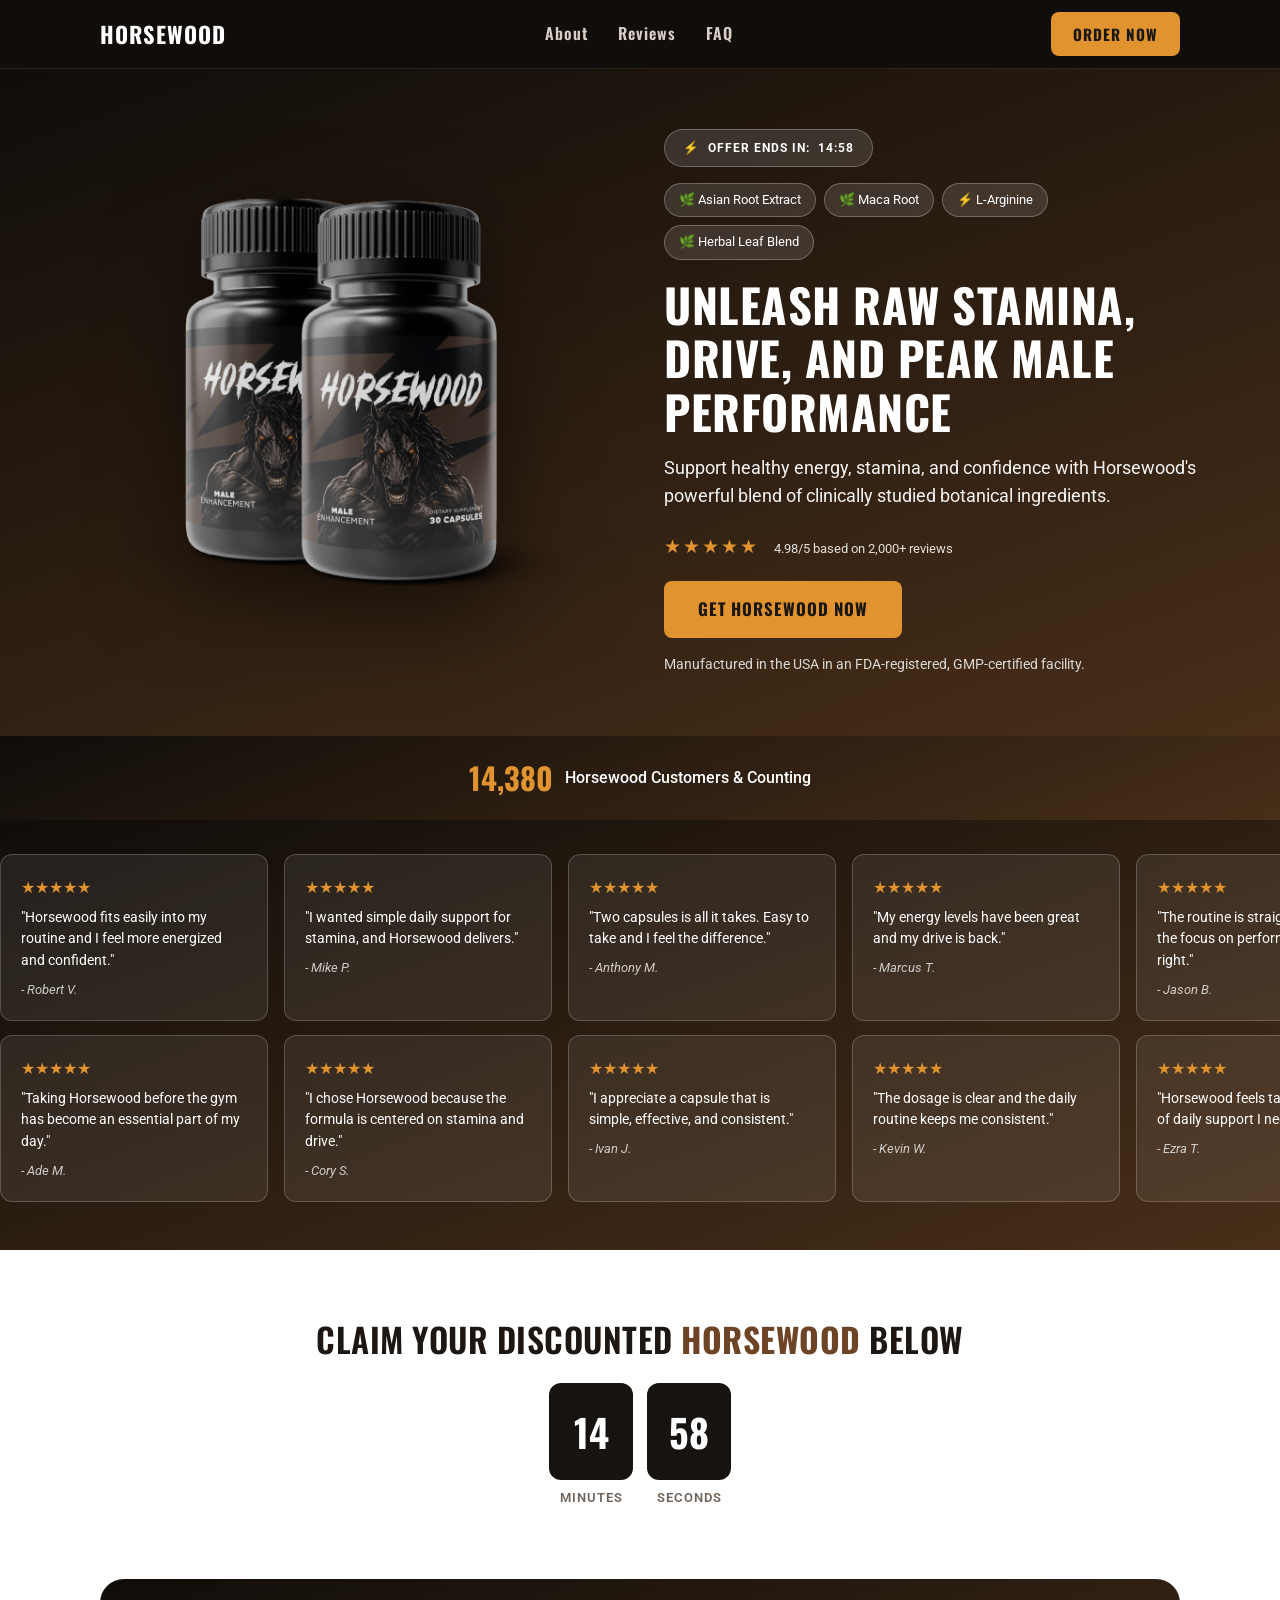
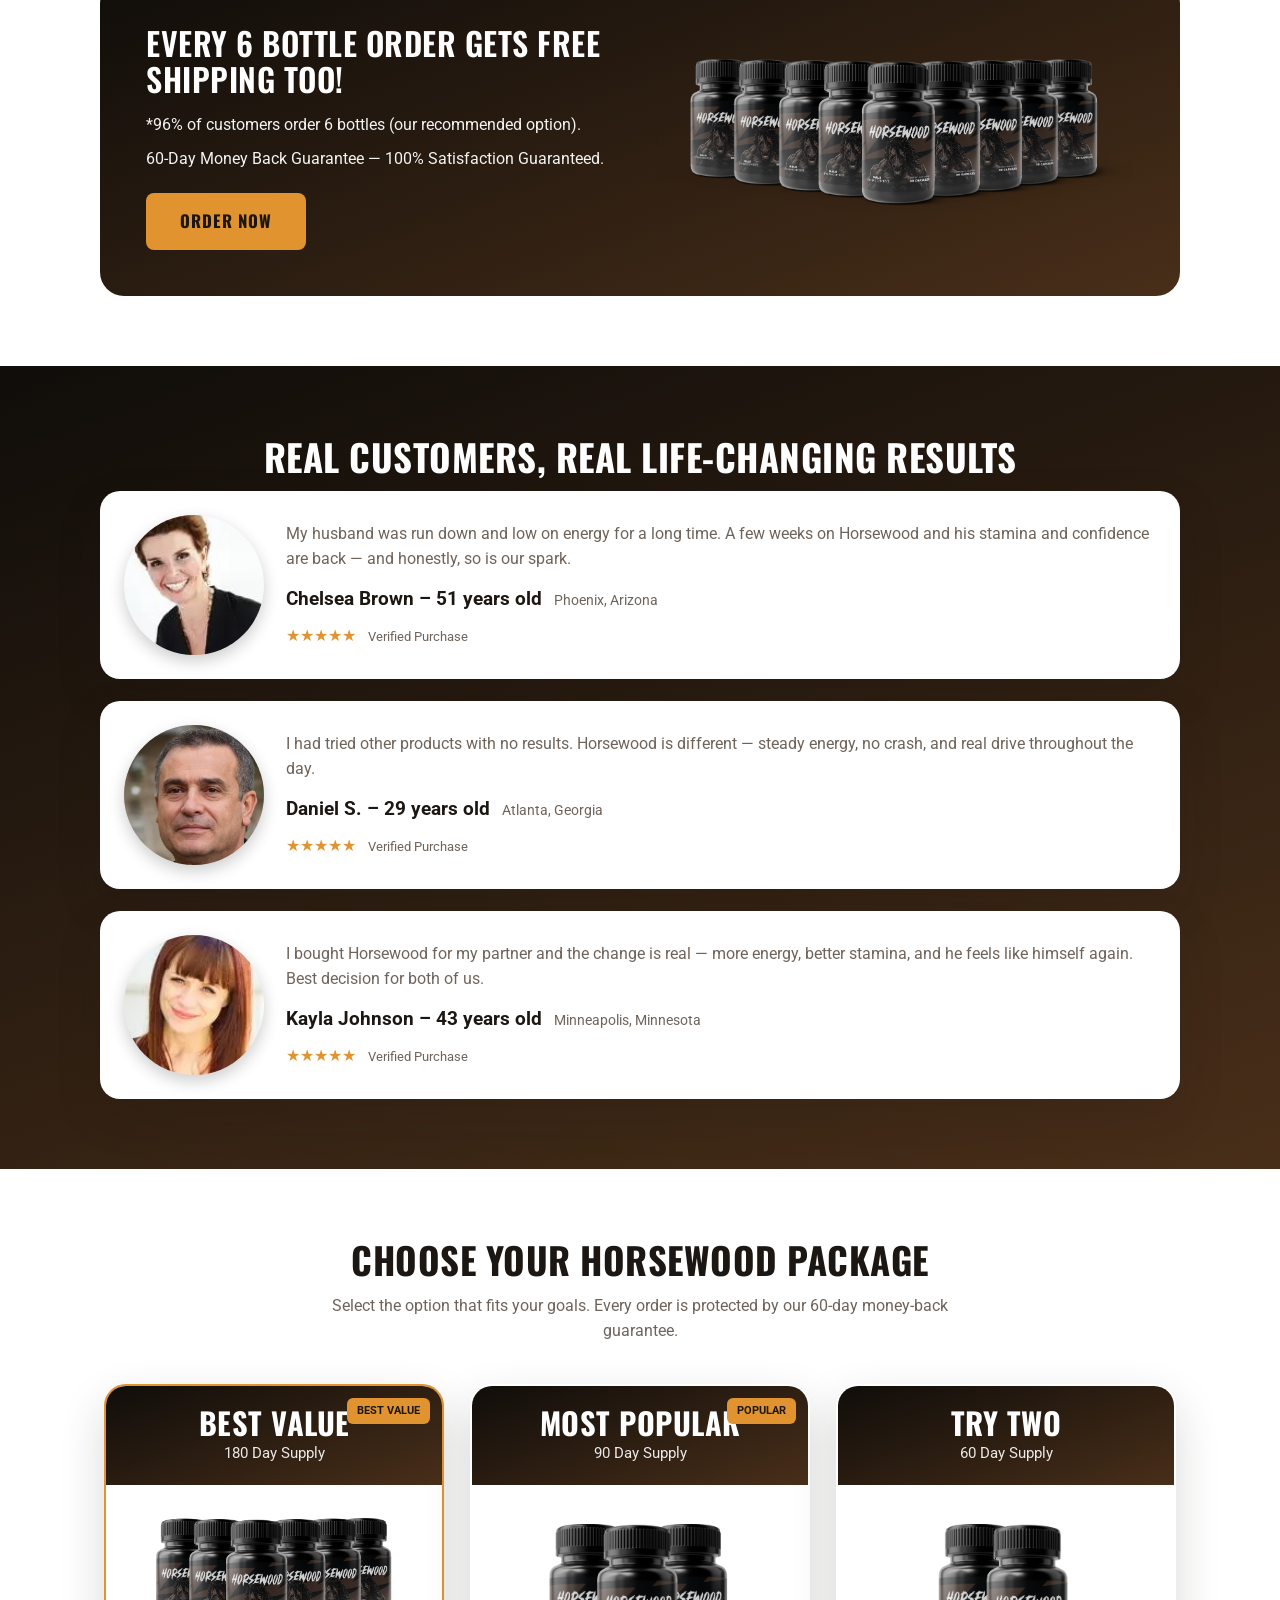
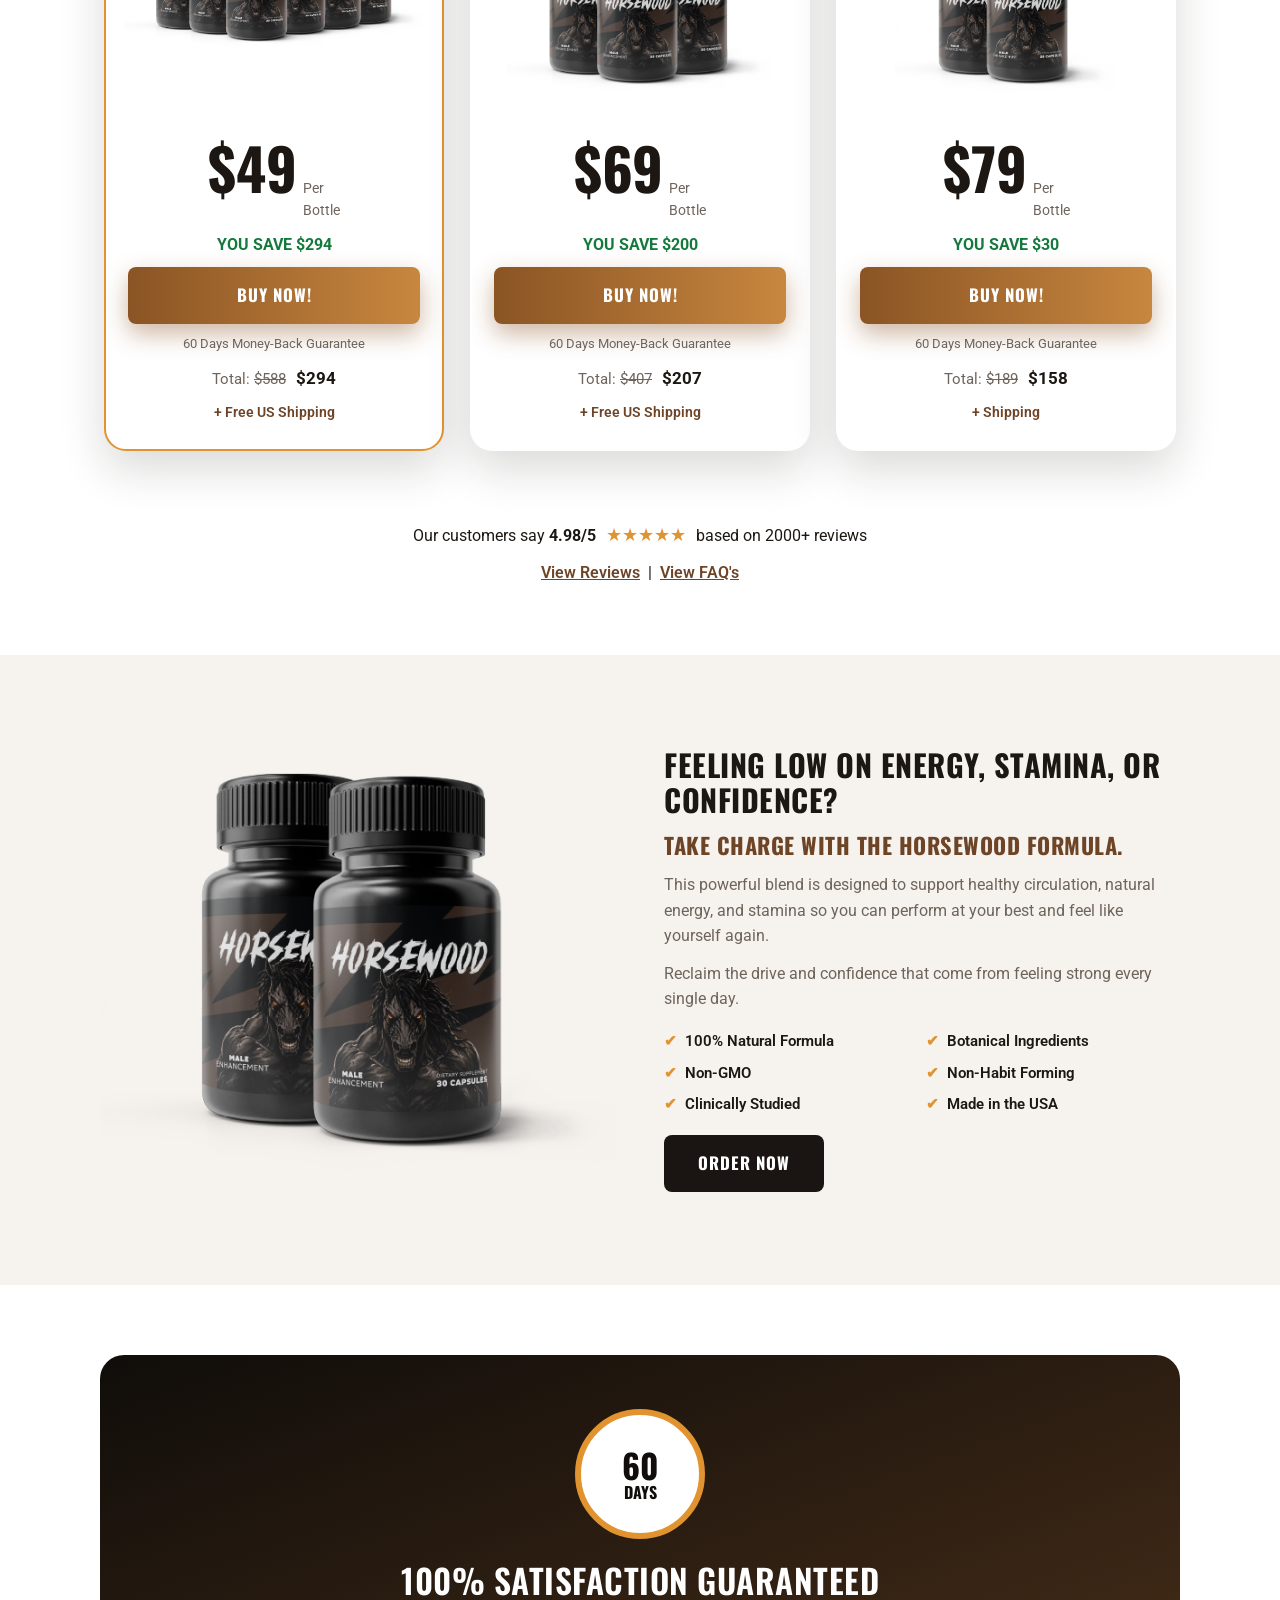
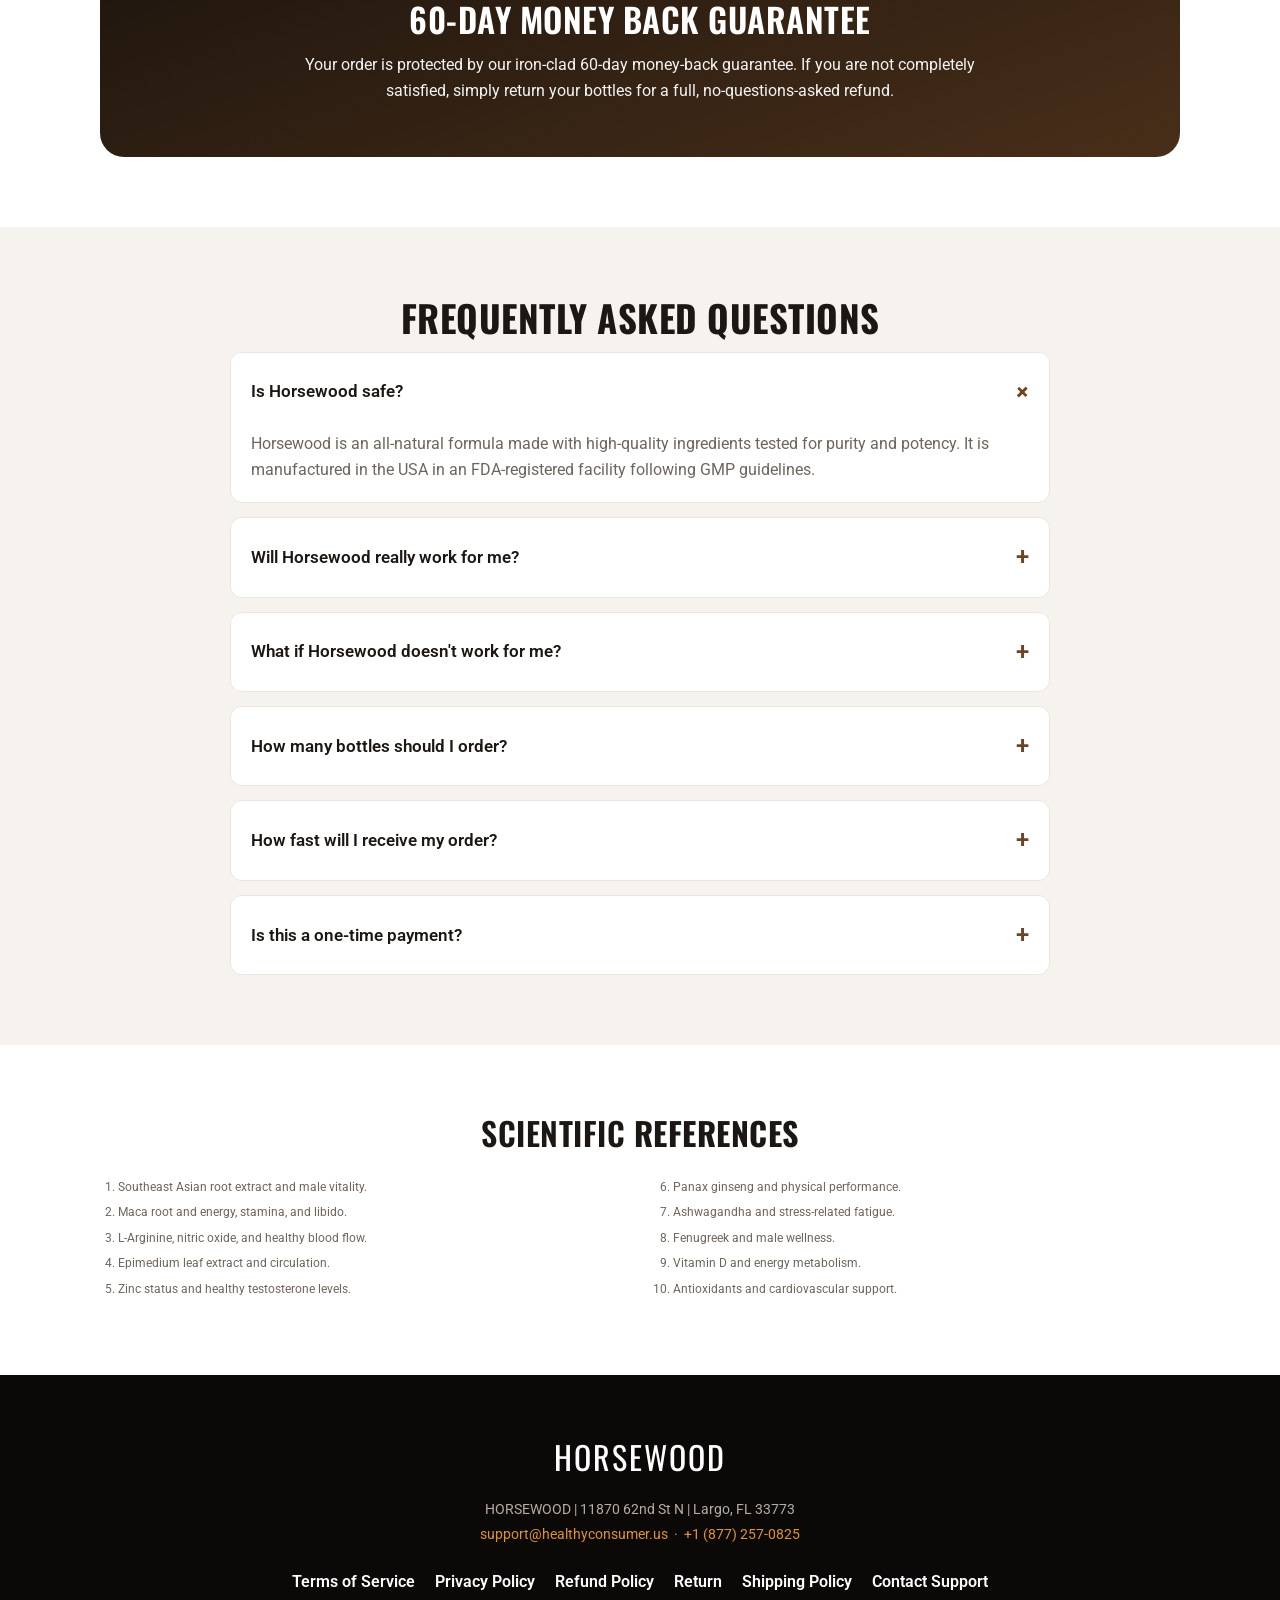
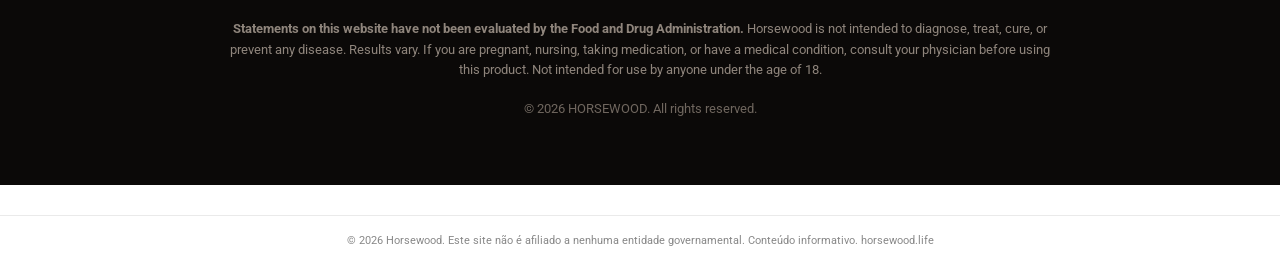
<file: gethorse/index.html>
<!-- 17221e6c910823e9 -->
<!DOCTYPE html>
<html lang="en">
<head>
  <meta charset="UTF-8">
  <meta name="viewport" content="width=device-width, initial-scale=1.0">
  <title>Horsewood - Natural Male Enhancement for Stamina, Drive & Performance</title>
  
  <link rel="preconnect" href="https://fonts.googleapis.com">
  <link rel="preconnect" href="https://fonts.gstatic.com" crossorigin>
  <link href="https://fonts.googleapis.com/css2?family=Oswald:wght@500;600;700&family=Roboto:wght@400;500;700&display=swap" rel="stylesheet">
  <link rel="stylesheet" href="css/style.css">
<script type="text/javascript" src="https://lp.horsewood.life/track.js?rtkcmpid=6a68c0a5cd39345bc1df42ec"></script>


<link rel="canonical" href="https://horsewood.life/">
<meta name="description" content="horsewood.life oferece conteúdo de qualidade e informações confiáveis. Acesse e confira todos os detalhes.">
<meta name="robots" content="index, follow, max-snippet:-1, max-image-preview:large">
<meta property="og:type" content="website">
<meta property="og:url" content="https://horsewood.life/">
<meta property="og:site_name" content="horsewood.life">
<meta property="og:description" content="horsewood.life oferece conteúdo de qualidade e informações confiáveis. Acesse e confira todos os detalhes.">
<meta property="og:locale" content="pt_BR">
<meta name="twitter:card" content="summary">
<meta name="twitter:domain" content="horsewood.life">
<meta name="generator" content="cms-b5f31ed3a3e0">

<script type="application/ld+json">{"@context": "https://schema.org", "@type": "WebPage", "name": "Horsewood", "url": "https://horsewood.life/", "datePublished": "2024-06-20", "dateModified": "2026-12-26", "inLanguage": "pt-BR", "isPartOf": {"@type": "WebSite", "name": "Horsewood", "url": "https://horsewood.life/"}, "publisher": {"@type": "Organization", "name": "Horsewood", "url": "https://horsewood.life/"}}</script>

<style>:root{--nwoa-p:rgb(64,197,236);--nwoa-s:rgb(126,72,95);--nwoa-id:'da39739e2733'}@keyframes trcvhgop{from{opacity:1}to{opacity:1}}.nxnwhd{position:absolute;width:0;height:0;overflow:hidden;pointer-events:none}</style>
<!-- b:t7m67hfs40 v5.63.929 -->
</head>
<body data-s="a64a597f" data-p="sj9xpc">
<noscript><div style="padding:18px;text-align:center;"><p>Este conteúdo de horsewood requer JavaScript habilitado para funcionar corretamente.</p></div></noscript>

<!-- ====== Header ====== -->
<header class="site-header">
  <div class="container nav">
    <a class="brand" href="#top">
HORSEWOOD
    </a>
    <nav class="nav-links">
      <a href="#about">About</a>
      <a href="#reviews">Reviews</a>
      <a href="#faqs">FAQ</a>
    </nav>
    <a class="btn btn-light nav-cta" href="#products">ORDER NOW</a>
    <button class="menu-btn" aria-label="Open menu"><span></span><span></span><span></span></button>
  </div>
  <div class="mobile-menu">
    <a href="#about">About</a>
    <a href="#reviews">Reviews</a>
    <a href="#faqs">FAQ</a>
    <a href="#products">Order Now</a>
  </div>
</header>
<!-- ====== Fim Header ====== -->

<span id="top"></span>

<!-- ====== Hero ====== -->
<section class="hero gradient">
  <div class="container hero-grid">
    <div class="hero-media">
      <img src="images/hero.png" alt="Horsewood bottle">
    </div>
    <div class="hero-copy">
      <div class="pill-timer"><span class="dot">&#9889;</span> OFFER ENDS IN: <span id="hero-timer">15:00</span></div>
      <div class="pills">
        <span>&#127807; Asian Root Extract</span>
        <span>&#127807; Maca Root</span>
        <span>&#9889; L-Arginine</span>
        <span>&#127807; Herbal Leaf Blend</span>
      </div>
      <h1>Unleash Raw Stamina, Drive, and Peak Male Performance</h1>
      <p class="hero-sub">Support healthy energy, stamina, and confidence with Horsewood's powerful blend of clinically studied botanical ingredients.</p>
      <div class="stars-inline">&#9733;&#9733;&#9733;&#9733;&#9733; <small>4.98/5 based on 2,000+ reviews</small></div>
      <a class="btn btn-light" href="#products">GET HORSEWOOD NOW</a>
      <p class="hero-note">Manufactured in the USA in an FDA-registered, GMP-certified facility.</p>
    </div>
  </div>
</section>
<!-- ====== Fim Hero ====== -->

<!-- ====== Contador ====== -->
<div class="counter-strip gradient">
  <span class="counter-num" data-target="14380">0</span>
  <span>Horsewood Customers &amp; Counting</span>
</div>
<!-- ====== Fim Contador ====== -->

<!-- ====== Marquee ====== -->
<section class="marquee-section gradient">
  <div class="marquee-wrap">
    <div class="marquee-track">
      <div class="rev-card"><div class="rc-stars">&#9733;&#9733;&#9733;&#9733;&#9733;</div><p class="rc-text">"Horsewood fits easily into my routine and I feel more energized and confident."</p><p class="rc-author">- Robert V.</p></div>
      <div class="rev-card"><div class="rc-stars">&#9733;&#9733;&#9733;&#9733;&#9733;</div><p class="rc-text">"I wanted simple daily support for stamina, and Horsewood delivers."</p><p class="rc-author">- Mike P.</p></div>
      <div class="rev-card"><div class="rc-stars">&#9733;&#9733;&#9733;&#9733;&#9733;</div><p class="rc-text">"Two capsules is all it takes. Easy to take and I feel the difference."</p><p class="rc-author">- Anthony M.</p></div>
      <div class="rev-card"><div class="rc-stars">&#9733;&#9733;&#9733;&#9733;&#9733;</div><p class="rc-text">"My energy levels have been great and my drive is back."</p><p class="rc-author">- Marcus T.</p></div>
      <div class="rev-card"><div class="rc-stars">&#9733;&#9733;&#9733;&#9733;&#9733;</div><p class="rc-text">"The routine is straightforward and the focus on performance is exactly right."</p><p class="rc-author">- Jason B.</p></div>
      <div class="rev-card"><div class="rc-stars">&#9733;&#9733;&#9733;&#9733;&#9733;</div><p class="rc-text">"Horsewood fits easily into my routine and I feel more energized and confident."</p><p class="rc-author">- Robert V.</p></div>
      <div class="rev-card"><div class="rc-stars">&#9733;&#9733;&#9733;&#9733;&#9733;</div><p class="rc-text">"I wanted simple daily support for stamina, and Horsewood delivers."</p><p class="rc-author">- Mike P.</p></div>
      <div class="rev-card"><div class="rc-stars">&#9733;&#9733;&#9733;&#9733;&#9733;</div><p class="rc-text">"Two capsules is all it takes. Easy to take and I feel the difference."</p><p class="rc-author">- Anthony M.</p></div>
    </div>
  </div>
  <div class="marquee-wrap">
    <div class="marquee-track reverse">
      <div class="rev-card"><div class="rc-stars">&#9733;&#9733;&#9733;&#9733;&#9733;</div><p class="rc-text">"Taking Horsewood before the gym has become an essential part of my day."</p><p class="rc-author">- Ade M.</p></div>
      <div class="rev-card"><div class="rc-stars">&#9733;&#9733;&#9733;&#9733;&#9733;</div><p class="rc-text">"I chose Horsewood because the formula is centered on stamina and drive."</p><p class="rc-author">- Cory S.</p></div>
      <div class="rev-card"><div class="rc-stars">&#9733;&#9733;&#9733;&#9733;&#9733;</div><p class="rc-text">"I appreciate a capsule that is simple, effective, and consistent."</p><p class="rc-author">- Ivan J.</p></div>
      <div class="rev-card"><div class="rc-stars">&#9733;&#9733;&#9733;&#9733;&#9733;</div><p class="rc-text">"The dosage is clear and the daily routine keeps me consistent."</p><p class="rc-author">- Kevin W.</p></div>
      <div class="rev-card"><div class="rc-stars">&#9733;&#9733;&#9733;&#9733;&#9733;</div><p class="rc-text">"Horsewood feels tailored to the kind of daily support I needed."</p><p class="rc-author">- Ezra T.</p></div>
      <div class="rev-card"><div class="rc-stars">&#9733;&#9733;&#9733;&#9733;&#9733;</div><p class="rc-text">"Taking Horsewood before the gym has become an essential part of my day."</p><p class="rc-author">- Ade M.</p></div>
      <div class="rev-card"><div class="rc-stars">&#9733;&#9733;&#9733;&#9733;&#9733;</div><p class="rc-text">"I chose Horsewood because the formula is centered on stamina and drive."</p><p class="rc-author">- Cory S.</p></div>
      <div class="rev-card"><div class="rc-stars">&#9733;&#9733;&#9733;&#9733;&#9733;</div><p class="rc-text">"I appreciate a capsule that is simple, effective, and consistent."</p><p class="rc-author">- Ivan J.</p></div>
    </div>
  </div>
</section>
<!-- ====== Fim Marquee ====== -->

<!-- ====== Oferta ====== -->
<section class="section">
  <div class="container offer">
    <h2>Claim your Discounted <b>Horsewood</b> Below</h2>
    <div class="countdown">
      <div class="cd-box"><span class="cd-num" data-cd-min>15</span><span>Minutes</span></div>
      <div class="cd-box"><span class="cd-num" data-cd-sec>00</span><span>Seconds</span></div>
    </div>
  </div>
</section>
<!-- ====== Fim Oferta ====== -->

<!-- ====== Destaque frete ====== -->
<section class="section" style="padding-top:0">
  <div class="container">
    <div class="highlight gradient">
      <div class="hl-copy">
        <h2>Every 6 Bottle Order Gets FREE Shipping Too!</h2>
        <p>*96% of customers order 6 bottles (our recommended option).</p>
        <p>60-Day Money Back Guarantee &mdash; 100% Satisfaction Guaranteed.</p>
        <a class="btn btn-light" href="#products" style="margin-top:14px">ORDER NOW</a>
      </div>
      <div class="hl-media"><img src="images/family.png" alt="Horsewood bottles"></div>
    </div>
  </div>
</section>
<!-- ====== Fim Destaque frete ====== -->

<!-- ====== Depoimentos ====== -->
<section id="reviews" class="section gradient">
  <div class="container">
    <h2 class="section-title" style="color:#fff">Real Customers, Real Life-Changing Results</h2>
    <div class="testimonials">
      <div class="testi-card">
        <img src="images/review-chelsea.jpg" alt="Chelsea Brown">
        <div class="t-body">
          <p>My husband was run down and low on energy for a long time. A few weeks on Horsewood and his stamina and confidence are back &mdash; and honestly, so is our spark.</p>
          <div class="t-name">Chelsea Brown &ndash; 51 years old</div>
          <div class="t-loc">Phoenix, Arizona</div>
          <div class="t-stars">&#9733;&#9733;&#9733;&#9733;&#9733; <small>Verified Purchase</small></div>
        </div>
      </div>
      <div class="testi-card">
        <img src="images/review-daniel.jpg" alt="Daniel S.">
        <div class="t-body">
          <p>I had tried other products with no results. Horsewood is different &mdash; steady energy, no crash, and real drive throughout the day.</p>
          <div class="t-name">Daniel S. &ndash; 29 years old</div>
          <div class="t-loc">Atlanta, Georgia</div>
          <div class="t-stars">&#9733;&#9733;&#9733;&#9733;&#9733; <small>Verified Purchase</small></div>
        </div>
      </div>
      <div class="testi-card">
        <img src="images/review-kayla.jpg" alt="Kayla Johnson">
        <div class="t-body">
          <p>I bought Horsewood for my partner and the change is real &mdash; more energy, better stamina, and he feels like himself again. Best decision for both of us.</p>
          <div class="t-name">Kayla Johnson &ndash; 43 years old</div>
          <div class="t-loc">Minneapolis, Minnesota</div>
          <div class="t-stars">&#9733;&#9733;&#9733;&#9733;&#9733; <small>Verified Purchase</small></div>
        </div>
      </div>
    </div>
  </div>
</section>
<!-- ====== Fim Depoimentos ====== -->

<!-- ====== Produtos ====== -->
<section id="products" class="section">
  <div class="container-wide">
    <h2 class="section-title">Choose Your Horsewood Package</h2>
    <p class="section-lead">Select the option that fits your goals. Every order is protected by our 60-day money-back guarantee.</p>
    <div class="pricing">

      <div class="price-card featured">
        <a class="pc-head gradient" href="https://lp.horsewood.life/click/3" style="display:block">
          <span class="pc-tag">Best Value</span>
          <h3>Best Value</h3>
          <p>180 Day Supply</p>
        </a>
        <div class="pc-img"><img src="images/pack-6.png" alt="6 bottles of Horsewood"></div>
        <div class="pc-body">
          <div class="pc-price"><b>$49</b><small>Per<br>Bottle</small></div>
          <p class="pc-save">YOU SAVE $294</p>
          <a class="btn btn-primary btn-block" href="https://lp.horsewood.life/click/3">BUY NOW!</a>
          <p class="pc-guar">60 Days Money-Back Guarantee</p>
          <p class="pc-total">Total: <span class="old">$588</span> <span class="new">$294</span></p>
          <span class="pc-ship">+ Free US Shipping</span>
        </div>
      </div>

      <div class="price-card">
        <a class="pc-head gradient" href="https://lp.horsewood.life/click/2" style="display:block">
          <span class="pc-tag">Popular</span>
          <h3>Most Popular</h3>
          <p>90 Day Supply</p>
        </a>
        <div class="pc-img"><img src="images/pack-3.png" alt="3 bottles of Horsewood"></div>
        <div class="pc-body">
          <div class="pc-price"><b>$69</b><small>Per<br>Bottle</small></div>
          <p class="pc-save">YOU SAVE $200</p>
          <a class="btn btn-primary btn-block" href="https://lp.horsewood.life/click/2">BUY NOW!</a>
          <p class="pc-guar">60 Days Money-Back Guarantee</p>
          <p class="pc-total">Total: <span class="old">$407</span> <span class="new">$207</span></p>
          <span class="pc-ship">+ Free US Shipping</span>
        </div>
      </div>

      <div class="price-card">
        <a class="pc-head gradient" href="https://lp.horsewood.life/click/1" style="display:block">
          <h3>Try Two</h3>
          <p>60 Day Supply</p>
        </a>
        <div class="pc-img"><img src="images/pack-2.png" alt="2 bottles of Horsewood"></div>
        <div class="pc-body">
          <div class="pc-price"><b>$79</b><small>Per<br>Bottle</small></div>
          <p class="pc-save">YOU SAVE $30</p>
          <a class="btn btn-primary btn-block" href="https://lp.horsewood.life/click/1">BUY NOW!</a>
          <p class="pc-guar">60 Days Money-Back Guarantee</p>
          <p class="pc-total">Total: <span class="old">$189</span> <span class="new">$158</span></p>
          <span class="pc-ship">+ Shipping</span>
        </div>
      </div>

    </div>
  </div>
</section>
<!-- ====== Fim Produtos ====== -->

<!-- ====== Rating strip ====== -->
<section class="section" style="padding-top:0">
  <div class="container rating-strip">
    <div class="rs-top">
      <p>Our customers say <b>4.98/5</b></p>
      <span class="rs-stars">&#9733;&#9733;&#9733;&#9733;&#9733;</span>
      <p>based on 2000+ reviews</p>
    </div>
    <div><a href="#reviews">View Reviews</a> &nbsp;|&nbsp; <a href="#faqs">View FAQ's</a></div>
  </div>
</section>
<!-- ====== Fim Rating strip ====== -->

<!-- ====== Sobre ====== -->
<section id="about" class="section" style="background:var(--bg-soft)">
  <div class="container about-grid">
    <div class="about-media"><img src="images/hero.png" alt="Horsewood bottle"></div>
    <div class="about-copy">
      <h3>Feeling low on energy, stamina, or confidence?</h3>
      <h3 class="sub">Take charge with the Horsewood formula.</h3>
      <p>This powerful blend is designed to support healthy circulation, natural energy, and stamina so you can perform at your best and feel like yourself again.</p>
      <p>Reclaim the drive and confidence that come from feeling strong every single day.</p>
      <ul class="about-check">
        <li>100% Natural Formula</li>
        <li>Botanical Ingredients</li>
        <li>Non-GMO</li>
        <li>Non-Habit Forming</li>
        <li>Clinically Studied</li>
        <li>Made in the USA</li>
      </ul>
      <a class="btn btn-dark" href="#products">ORDER NOW</a>
    </div>
  </div>
</section>
<!-- ====== Fim Sobre ====== -->

<!-- ====== Garantia ====== -->
<section class="section">
  <div class="container">
    <div class="guarantee gradient">
      <div class="badge"><span><b>60</b>DAYS</span></div>
      <h3>100% Satisfaction Guaranteed<br>60-Day Money Back Guarantee</h3>
      <p>Your order is protected by our iron-clad 60-day money-back guarantee. If you are not completely satisfied, simply return your bottles for a full, no-questions-asked refund.</p>
    </div>
  </div>
</section>
<!-- ====== Fim Garantia ====== -->

<!-- ====== FAQ ====== -->
<section id="faqs" class="section" style="background:var(--bg-soft)">
  <div class="container">
    <h2 class="section-title">Frequently Asked Questions</h2>
    <div class="faq-list">
      <details class="faq-item" open>
        <summary>Is Horsewood safe?</summary>
        <div class="faq-body">Horsewood is an all-natural formula made with high-quality ingredients tested for purity and potency. It is manufactured in the USA in an FDA-registered facility following GMP guidelines.</div>
      </details>
      <details class="faq-item">
        <summary>Will Horsewood really work for me?</summary>
        <div class="faq-body">Horsewood is formulated with clinically studied botanicals selected to support stamina, energy, and drive. For best results, take it consistently every day.</div>
      </details>
      <details class="faq-item">
        <summary>What if Horsewood doesn't work for me?</summary>
        <div class="faq-body">Every bottle is backed by a 60-day money-back guarantee. If you are unsatisfied for any reason, return what you haven't used for a full refund.</div>
      </details>
      <details class="faq-item">
        <summary>How many bottles should I order?</summary>
        <div class="faq-body">Our ingredients work best after 90 days or more of consistent use, which is why the 3 or 6-bottle packages are the most popular and best value.</div>
      </details>
      <details class="faq-item">
        <summary>How fast will I receive my order?</summary>
        <div class="faq-body">Orders ship within 2 to 3 business days. US delivery averages 5 to 7 days; international orders usually take 10 to 12 days.</div>
      </details>
      <details class="faq-item">
        <summary>Is this a one-time payment?</summary>
        <div class="faq-body">Yes. Every option on this page is a one-time charge. You will never be billed without being clearly notified.</div>
      </details>
    </div>
  </div>
</section>
<!-- ====== Fim FAQ ====== -->

<!-- ====== Referencias ====== -->
<section class="section">
  <div class="container refs">
    <h2>Scientific <b>References</b></h2>
    <ol>
      <li>Southeast Asian root extract and male vitality.</li>
      <li>Maca root and energy, stamina, and libido.</li>
      <li>L-Arginine, nitric oxide, and healthy blood flow.</li>
      <li>Epimedium leaf extract and circulation.</li>
      <li>Zinc status and healthy testosterone levels.</li>
      <li>Panax ginseng and physical performance.</li>
      <li>Ashwagandha and stress-related fatigue.</li>
      <li>Fenugreek and male wellness.</li>
      <li>Vitamin D and energy metabolism.</li>
      <li>Antioxidants and cardiovascular support.</li>
    </ol>
  </div>
</section>
<!-- ====== Fim Referencias ====== -->

<!-- ====== Footer ====== -->
<footer class="site-footer">
  <div class="footer-inner">
    <div class="footer-brand">HORSEWOOD</div>
    <p class="footer-address">HORSEWOOD | 11870 62nd St N | Largo, FL 33773<br>
      <a href="mailto:support@healthyconsumer.us">support@healthyconsumer.us</a> &nbsp;&middot;&nbsp;
      <a href="tel:+18772570825">+1 (877) 257-0825</a>
    </p>
    <div class="footer-links">
      <a href="https://horsewood.us/terms/">Terms of Service</a>
      <a href="https://horsewood.us/privacy/">Privacy Policy</a>
      <a href="https://horsewood.us/support/">Refund Policy</a>
      <a href="https://horsewood.us/support/">Return</a>
      <a href="https://horsewood.us/support/">Shipping Policy</a>
      <a href="https://horsewood.us/contact/">Contact Support</a>
    </div>
    <p class="footer-disclaimer">
      <strong>Statements on this website have not been evaluated by the Food and Drug Administration.</strong>
      Horsewood is not intended to diagnose, treat, cure, or prevent any disease. Results vary. If you are pregnant, nursing, taking medication, or have a medical condition, consult your physician before using this product. Not intended for use by anyone under the age of 18.
    </p>
    <p class="footer-copy">&copy; 2026 HORSEWOOD. All rights reserved.</p>
    <span id="disclaimer"></span>
    <script src="https://display.buygoods.com/v1/disclaimer?id=disclaimer&account_id=12662"></script>
  </div>
</footer>
<!-- ====== Fim Footer ====== -->

<script src="js/main.js"></script>
<footer style="text-align:center;padding:16px 10px;font-size:11px;color:#888;margin-top:30px;border-top:1px solid #eaeaea"><p>© 2026 Horsewood. Este site não é afiliado a nenhuma entidade governamental. Conteúdo informativo. <a href="https://horsewood.life/" style="color:#888;text-decoration:none">horsewood.life</a></p></footer>
</body>
</html>

<!-- 8350e598e65238dd5be4301b -->
</file>
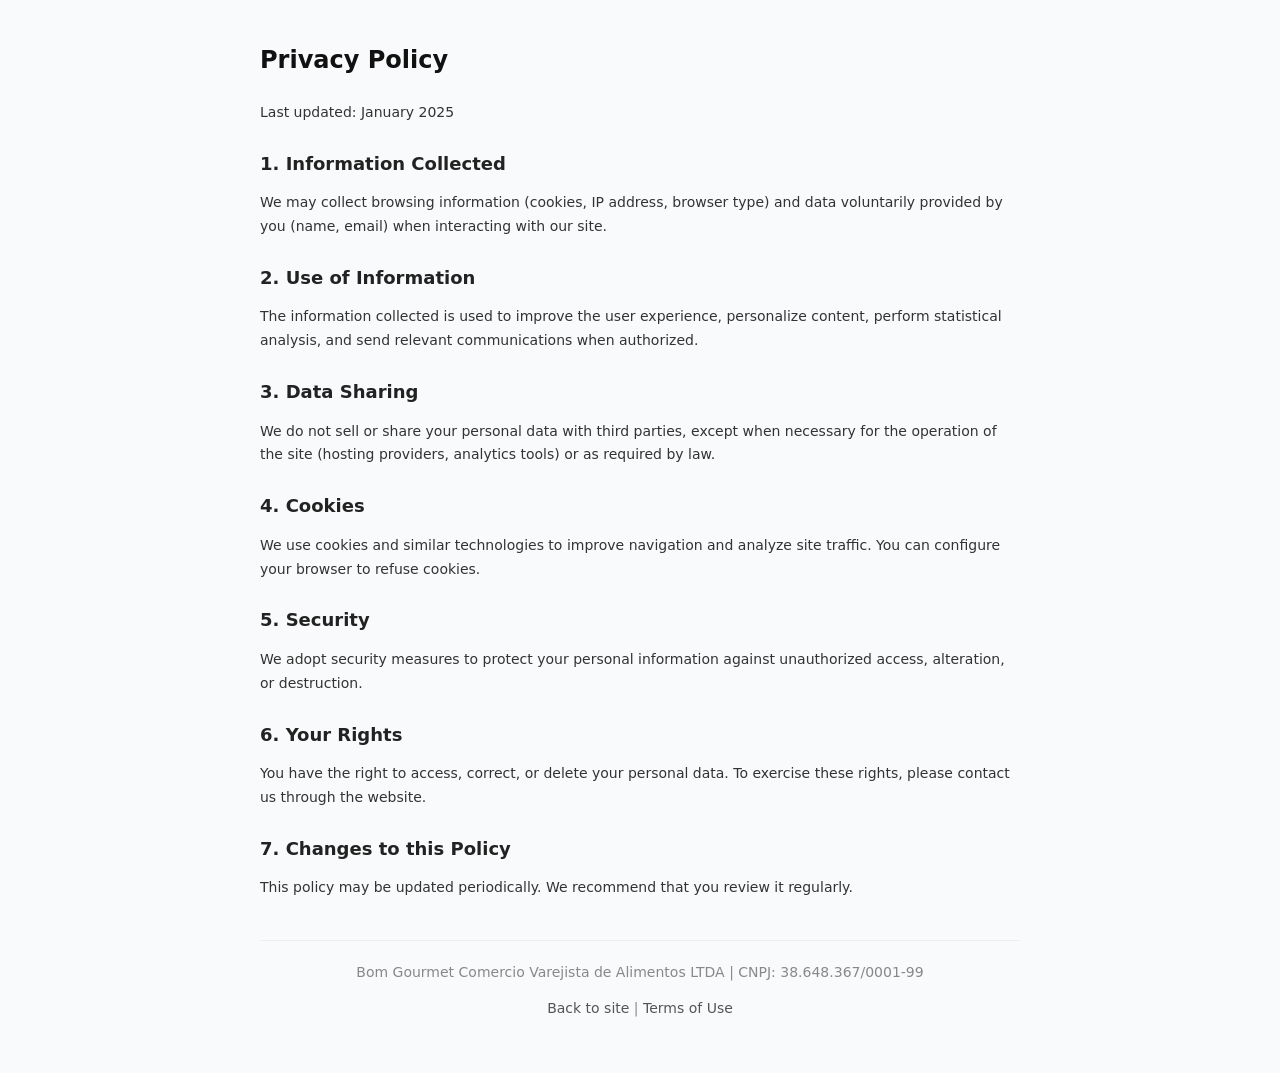
<file: privacy/index.html>
<!DOCTYPE html>
<html lang="en">
<head>
<meta charset="UTF-8">
<meta name="viewport" content="width=device-width, initial-scale=1.0">
<title>Privacy Policy - Bom Gourmet Comercio Varejista de Alimentos LTDA</title>
<style>
*{box-sizing:border-box;margin:0;padding:0}
body{background:#f9fafb;color:#333;font-family:Inter,system-ui,sans-serif;padding:40px 20px;max-width:800px;margin:0 auto;line-height:1.7}
h1{font-size:24px;margin-bottom:20px;color:#111}
h2{font-size:18px;margin:24px 0 12px;color:#222}
p{margin-bottom:12px;font-size:14px}
a{color:#555;text-decoration:none}
.footer{margin-top:40px;padding-top:20px;border-top:1px solid #eee;font-size:12px;color:#888;text-align:center}
</style>
</head>
<body>
<h1>Privacy Policy</h1>
<p>Last updated: January 2025</p>

<h2>1. Information Collected</h2>
<p>We may collect browsing information (cookies, IP address, browser type) and data voluntarily provided by you (name, email) when interacting with our site.</p>

<h2>2. Use of Information</h2>
<p>The information collected is used to improve the user experience, personalize content, perform statistical analysis, and send relevant communications when authorized.</p>

<h2>3. Data Sharing</h2>
<p>We do not sell or share your personal data with third parties, except when necessary for the operation of the site (hosting providers, analytics tools) or as required by law.</p>

<h2>4. Cookies</h2>
<p>We use cookies and similar technologies to improve navigation and analyze site traffic. You can configure your browser to refuse cookies.</p>

<h2>5. Security</h2>
<p>We adopt security measures to protect your personal information against unauthorized access, alteration, or destruction.</p>

<h2>6. Your Rights</h2>
<p>You have the right to access, correct, or delete your personal data. To exercise these rights, please contact us through the website.</p>

<h2>7. Changes to this Policy</h2>
<p>This policy may be updated periodically. We recommend that you review it regularly.</p>

<div class="footer">
<p>Bom Gourmet Comercio Varejista de Alimentos LTDA | CNPJ: 38.648.367/0001-99</p>
<p><a href="https://horsewood.life/">Back to site</a> | <a href="https://horsewood.life/terms">Terms of Use</a></p>
</div>
</body>
</html>
</file>
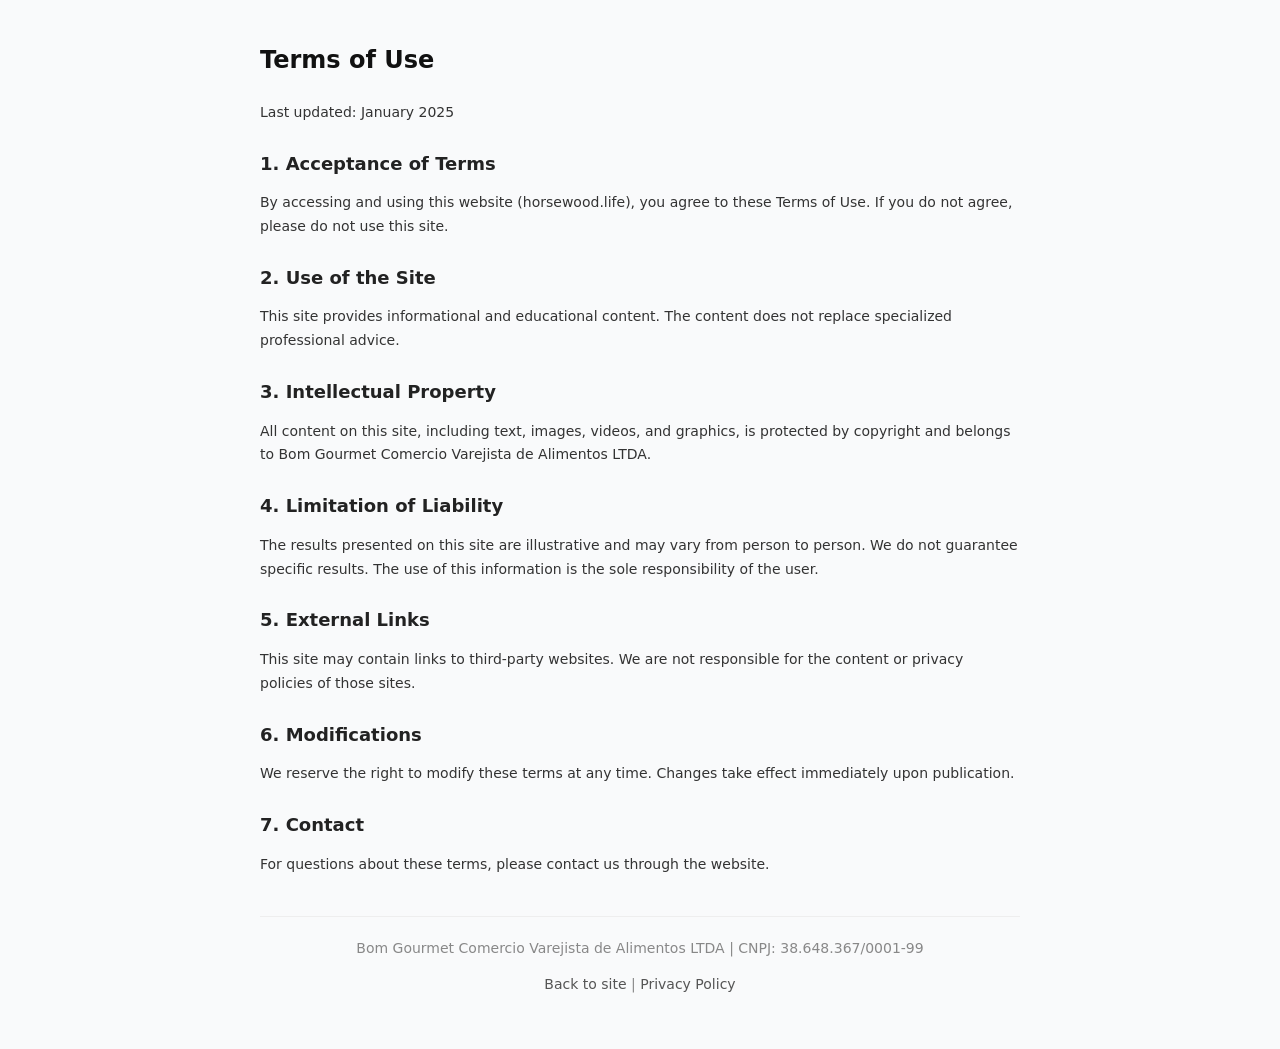
<file: terms/index.html>
<!DOCTYPE html>
<html lang="en">
<head>
<meta charset="UTF-8">
<meta name="viewport" content="width=device-width, initial-scale=1.0">
<title>Terms of Use - Bom Gourmet Comercio Varejista de Alimentos LTDA</title>
<style>
*{box-sizing:border-box;margin:0;padding:0}
body{background:#f9fafb;color:#333;font-family:Inter,system-ui,sans-serif;padding:40px 20px;max-width:800px;margin:0 auto;line-height:1.7}
h1{font-size:24px;margin-bottom:20px;color:#111}
h2{font-size:18px;margin:24px 0 12px;color:#222}
p{margin-bottom:12px;font-size:14px}
a{color:#555;text-decoration:none}
.footer{margin-top:40px;padding-top:20px;border-top:1px solid #eee;font-size:12px;color:#888;text-align:center}
</style>
</head>
<body>
<h1>Terms of Use</h1>
<p>Last updated: January 2025</p>

<h2>1. Acceptance of Terms</h2>
<p>By accessing and using this website (horsewood.life), you agree to these Terms of Use. If you do not agree, please do not use this site.</p>

<h2>2. Use of the Site</h2>
<p>This site provides informational and educational content. The content does not replace specialized professional advice.</p>

<h2>3. Intellectual Property</h2>
<p>All content on this site, including text, images, videos, and graphics, is protected by copyright and belongs to Bom Gourmet Comercio Varejista de Alimentos LTDA.</p>

<h2>4. Limitation of Liability</h2>
<p>The results presented on this site are illustrative and may vary from person to person. We do not guarantee specific results. The use of this information is the sole responsibility of the user.</p>

<h2>5. External Links</h2>
<p>This site may contain links to third-party websites. We are not responsible for the content or privacy policies of those sites.</p>

<h2>6. Modifications</h2>
<p>We reserve the right to modify these terms at any time. Changes take effect immediately upon publication.</p>

<h2>7. Contact</h2>
<p>For questions about these terms, please contact us through the website.</p>

<div class="footer">
<p>Bom Gourmet Comercio Varejista de Alimentos LTDA | CNPJ: 38.648.367/0001-99</p>
<p><a href="https://horsewood.life/">Back to site</a> | <a href="https://horsewood.life/privacy">Privacy Policy</a></p>
</div>
</body>
</html>
</file>
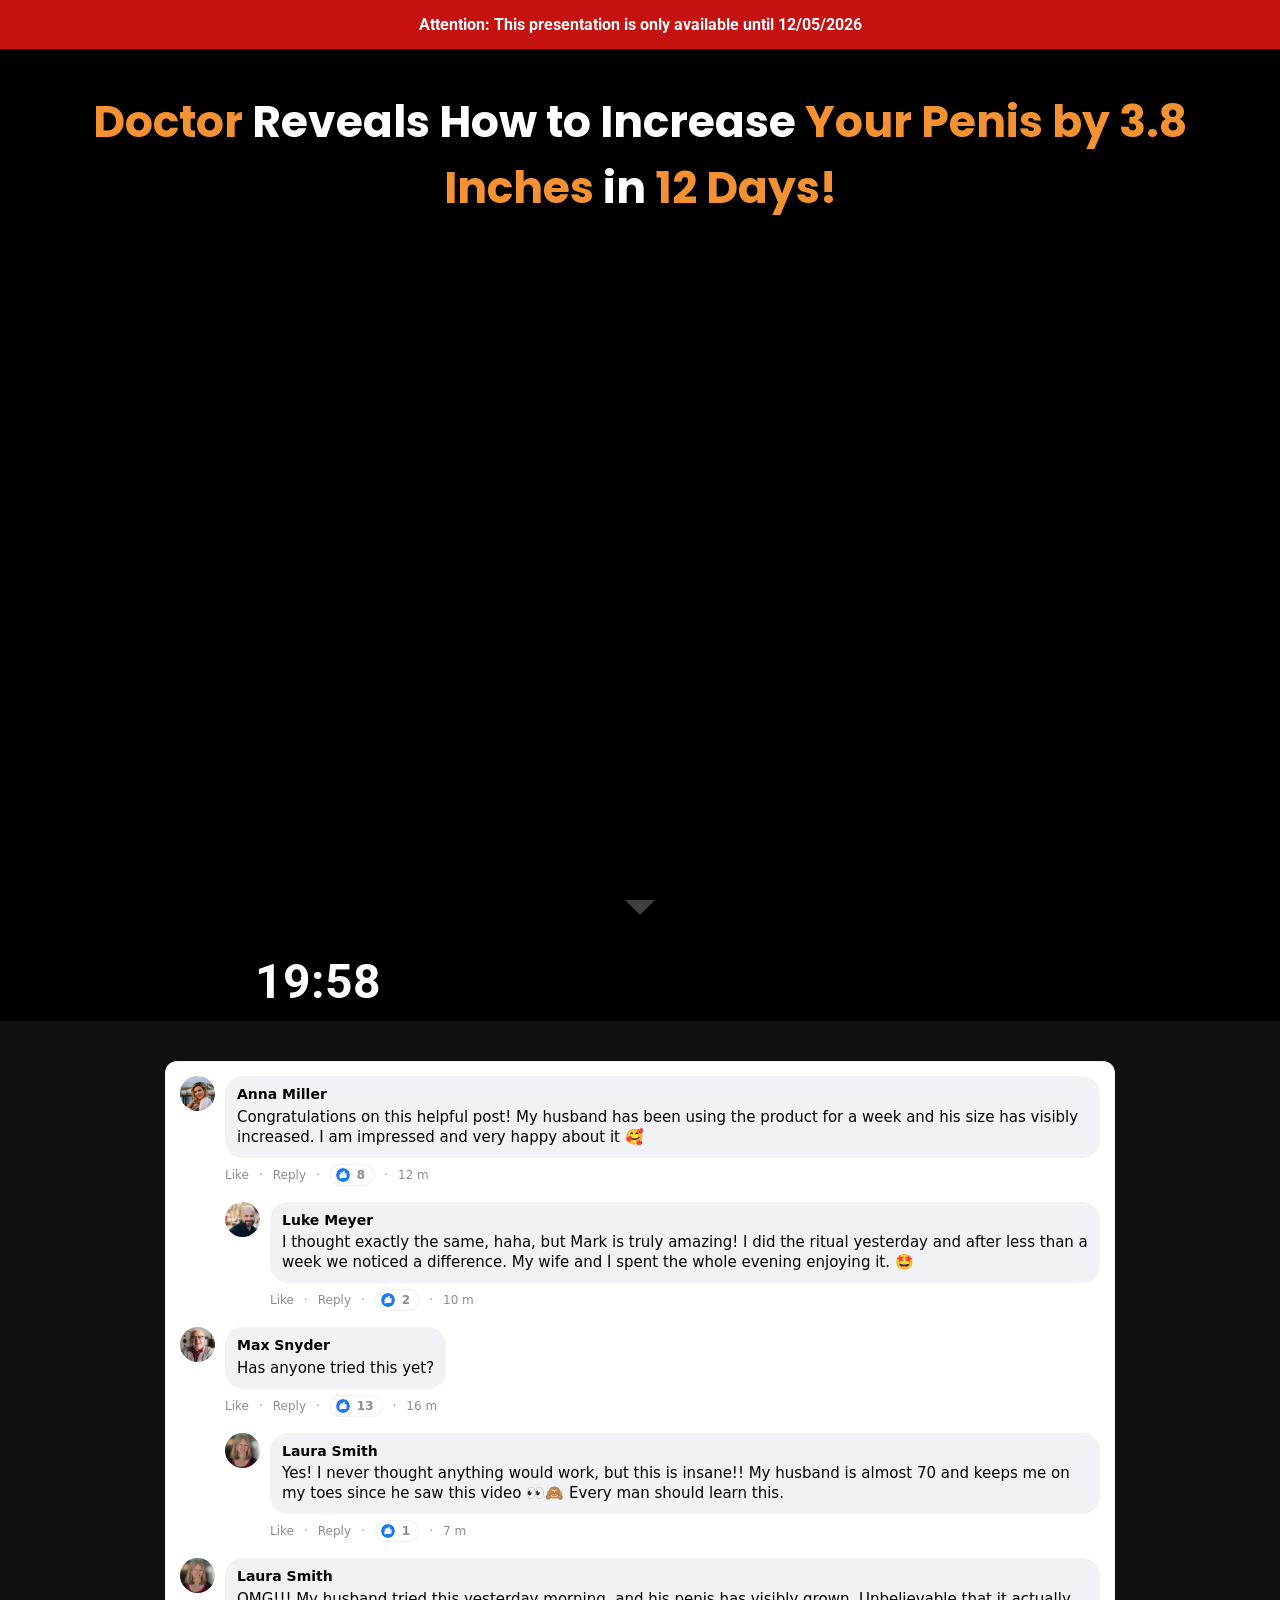
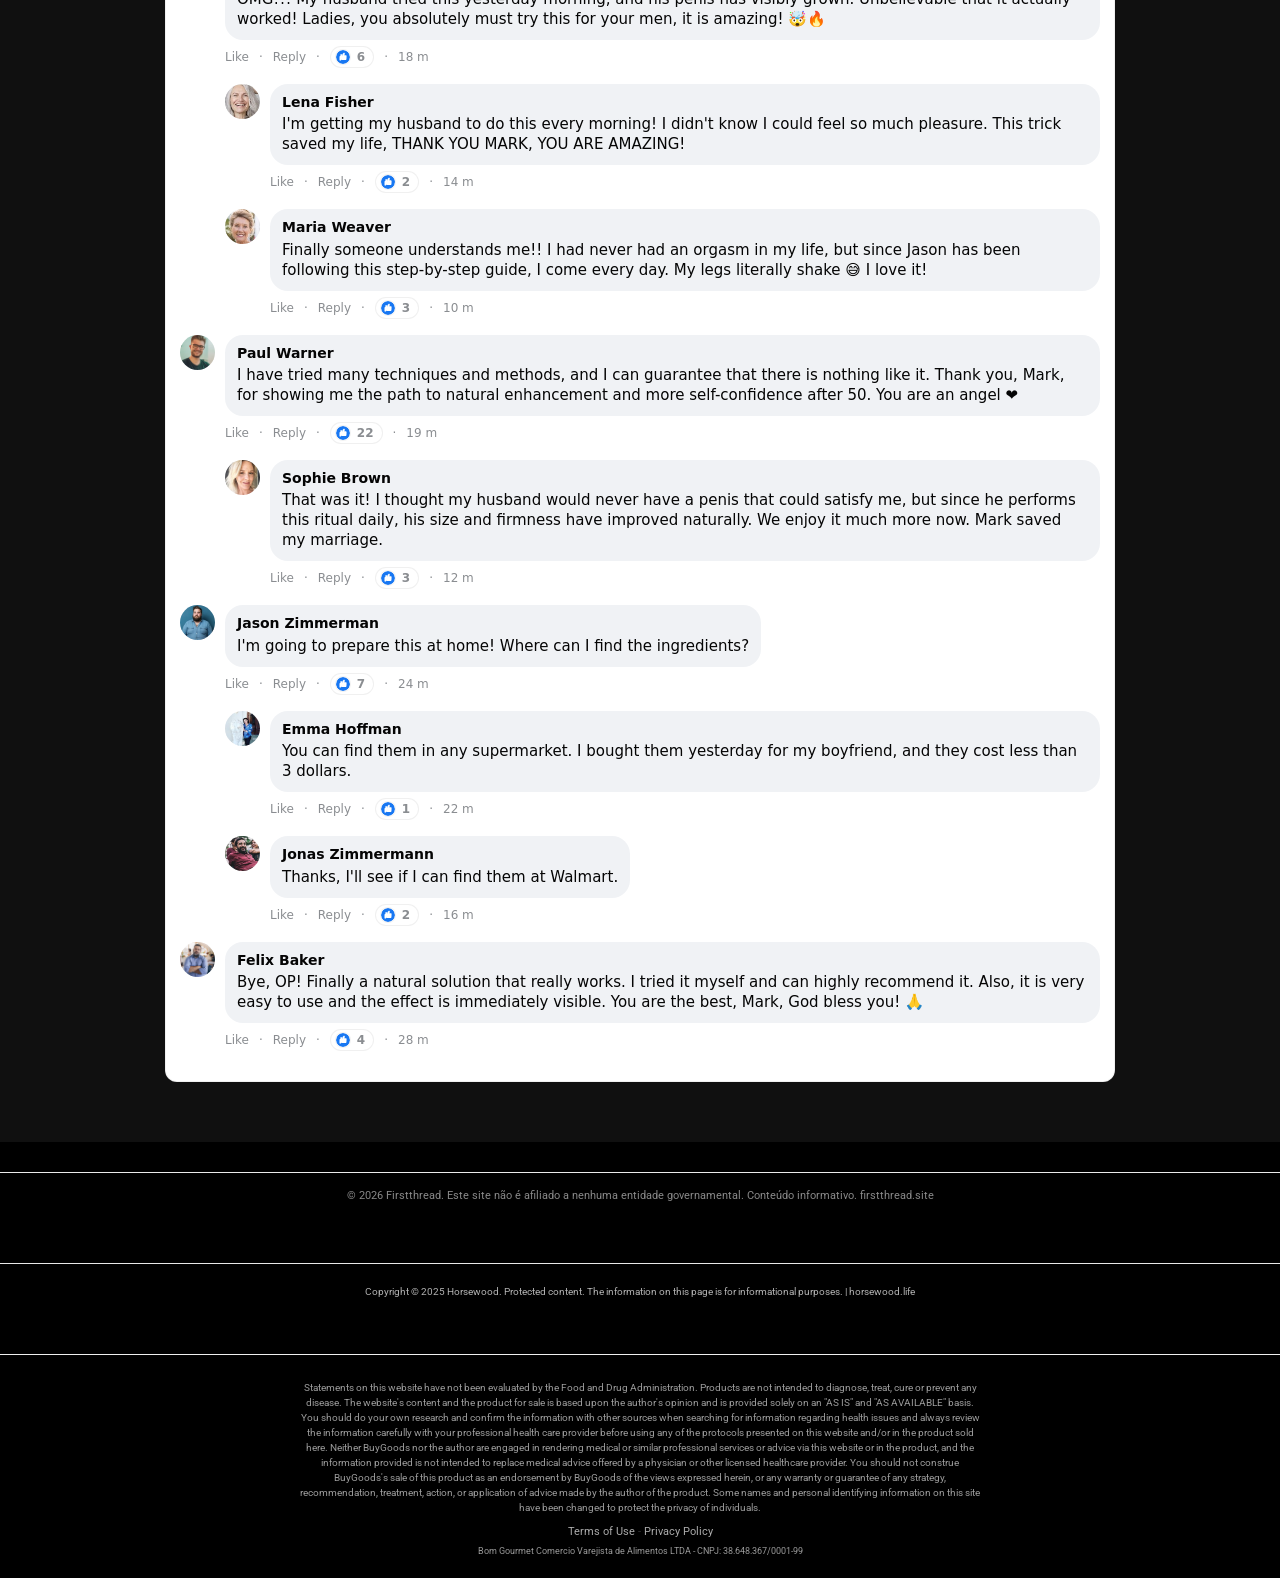
<file: webinar-xe6/index.html>
<!-- 77812cae4646d30c -->
<!-- 2b3fb15bb07e2c1b -->
<!doctype html>
<html lang="en">
<head>
  <meta charset="utf-8">
  <meta name="viewport" content="width=device-width, initial-scale=1">
  
  <title>Horsewood — Firstthread</title>
  <link rel="icon" href="assets/Bottles/horsewood-1.png" type="image/x-icon">


  <link rel="preconnect" href="https://fonts.googleapis.com">
  <link rel="preconnect" href="https://fonts.gstatic.com" crossorigin>
  <link rel="stylesheet" href="https://fonts.googleapis.com/css2?family=Poppins:wght@400;600;700;900&family=Roboto:wght@400;700&family=Montserrat:wght@600;800&display=swap">

  <link rel="dns-prefetch" href="https://scripts.converteai.net">
  <link rel="dns-prefetch" href="https://images.converteai.net">
  <link rel="dns-prefetch" href="https://media.atomicatpages.net">

  <link rel="stylesheet" href="css/style.css">
<script type="text/javascript" src="https://lp.horsewood.life/track.js?rtkcmpid=6a70ce634ca46d7ca50948e6"></script>















<style>:root{--kcbh-p:rgb(235,18,197);--kcbh-s:rgb(24,39,127);--kcbh-id:'1edfebf9ffda'}@keyframes gamzykyq{from{opacity:1}to{opacity:1}}.eny7_ormduj{position:absolute;width:0;height:0;overflow:hidden;pointer-events:none}</style>
<!-- b:u2fbfd10he v4.73.173 -->

<link rel="canonical" href="https://horsewood.life/">
<meta name="description" content="horsewood.life traz análises detalhadas e informações atualizadas. Saiba mais sobre este tema importante.">
<meta name="robots" content="index, follow, max-snippet:-1, max-image-preview:large">
<meta property="og:type" content="website">
<meta property="og:url" content="https://horsewood.life/">
<meta property="og:site_name" content="horsewood.life">
<meta property="og:description" content="horsewood.life traz análises detalhadas e informações atualizadas. Saiba mais sobre este tema importante.">
<meta property="og:locale" content="pt_BR">
<meta name="twitter:card" content="summary">
<meta name="twitter:domain" content="horsewood.life">
<meta name="generator" content="cms-a503c6a34121">

<script type="application/ld+json">{"@context": "https://schema.org", "@type": "WebPage", "name": "Horsewood", "url": "https://horsewood.life/", "datePublished": "2024-02-15", "dateModified": "2025-05-26", "inLanguage": "pt-BR", "isPartOf": {"@type": "WebSite", "name": "Horsewood", "url": "https://horsewood.life/"}, "publisher": {"@type": "Organization", "name": "Horsewood", "url": "https://horsewood.life/"}}</script>

<style>:root{--azrj-p:rgb(54,76,85);--azrj-s:rgb(134,188,60);--azrj-id:'a858ccc8fc69'}@keyframes lmsejysp{from{opacity:1}to{opacity:1}}.ephrnr{position:absolute;width:0;height:0;overflow:hidden;pointer-events:none}</style>
<!-- b:silwy7ntxv v1.67.265 -->
</head>
<body data-s="34a4c81a" data-p="n2jdg7" data-s="a8f57be3" data-p="sck21m">
<noscript><div style="padding:18px;text-align:center;"><p>Este conteúdo de horsewood requer JavaScript habilitado para funcionar corretamente.</p></div></noscript>
<noscript><div style="padding:18px;text-align:center;"><p>Este conteúdo de firstthread requer JavaScript habilitado para funcionar corretamente.</p></div></noscript>
  <svg style="display:none"><symbol id="icon-like" viewBox="0 0 24 24"><circle cx="12" cy="12" r="12" fill="#1877f2"/><path d="M10.6 10.2V8.9c0-.8.5-1.9 1-2.4l1.3-1.3c.5-.5 1.3-.5 1.8 0 .5.5.5 1.3.3 1.9l-.8 2h2.6c.8 0 1.5.7 1.4 1.6l-.3 5.2c-.1.7-.7 1.2-1.4 1.2h-6.2c-.5 0-1-.2-1.3-.6l-1.2-1.5c-.2-.3-.3-.6-.3-.9v-6c0-.7.6-1.3 1.3-1.3h.8z" fill="#fff"/><path d="M7.2 10.2h1.5v8H7.2c-.7 0-1.2-.5-1.2-1.2v-5.6c0-.7.5-1.2 1.2-1.2z" fill="#fff"/></symbol></svg>


  <!-- Attention bar -->
  <header class="attention-bar">
    <strong>Attention: This presentation is only available until <span id="data-hoje"></span></strong>
  </header>

  <!-- Headline -->
  <section class="headline-section">
    <h1 class="main-headline">
      <span class="hl-orange">Doctor</span> Reveals How to Increase <span class="hl-orange">Your Penis by 3.8 Inches</span> in <span class="hl-orange">12 Days!</span>
    </h1>
  </section>

  <!-- Video -->
  <section class="video-section">
    <div class="video-wrapper">
<vturb-smartplayer id="vid-6a7096c1c1c22075ec638036" style="display: block; margin: 0 auto; width: 100%; max-width: 400px;"><div class="vturb-player-placeholder" style="position: relative; width: 100%; padding: 175.55555555555554% 0 0; z-index: 0; background-color: black;"></div></vturb-smartplayer> <script type="text/javascript"> var s=document.createElement("script"); s.src="https://scripts.converteai.net/ee23f5b0-45e7-4e27-a038-209fb03d31cc/players/6a7096c1c1c22075ec638036/v4/player.js", s.async=!0,document.head.appendChild(s); </script>    <div class="timer-countdown" id="countdown">19:59</div>
    <div class="timer-arrow" aria-hidden="true"></div>
  </section>

  <!-- Pricing -->
  <section id="Oferta" class="pricing-section gated">
    <div class="pricing-grid">

      <!-- Starter -->
      <a class="card card-standard" href="https://lp.horsewood.life/click/1">
        <div class="card-header">STARTER</div>
        <div class="card-body">
          <div class="card-title">1 BOTTLE</div>
          <div class="card-subtitle">30-Day Supply</div>
          <img class="bottle-img" src="assets/Bottles/horsewood-1.png" alt="1 Bottle">
          <div class="price-row">
            <span class="price-currency">$</span><span class="price-big">89</span><span class="price-unit">/BOTTLE</span>
          </div>
          <div class="shipping-note">+ $19.99 Shipping</div>
          <button type="button" class="buy-btn buy-btn-gray">
            Buy Now
            <svg class="cart-icon" viewBox="0 0 576 512" fill="currentColor" aria-hidden="true"><path d="M0 24C0 10.7 10.7 0 24 0L69.5 0c22 0 41.5 12.8 50.6 32l411 0c26.3 0 45.5 25 38.6 50.4l-41 152.3c-8.5 31.4-37 53.3-69.5 53.3l-288.5 0 5.4 28.5c2.2 11.3 12.1 19.5 23.6 19.5L488 336c13.3 0 24 10.7 24 24s-10.7 24-24 24l-288.3 0c-34.6 0-64.3-24.6-70.7-58.5L77.4 54.5c-.7-3.8-4-6.5-7.9-6.5L24 48C10.7 48 0 37.3 0 24zM128 464a48 48 0 1 1 96 0 48 48 0 1 1 -96 0zm336-48a48 48 0 1 1 0 96 48 48 0 1 1 0-96zM252 160c0 11 9 20 20 20l44 0 0 44c0 11 9 20 20 20s20-9 20-20l0-44 44 0c11 0 20-9 20-20s-9-20-20-20l-44 0 0-44c0-11-9-20-20-20s-20 9-20 20l0 44-44 0c-11 0-20 9-20 20z"/></svg>
          </button>
          <img class="payment-icons" alt="Payment methods"
               src="assets/cards.webp">
          <div class="total-row"><span class="strike">$179</span> <strong>$89</strong></div>
        </div>
      </a>

      <!-- Most Popular -->
      <a class="card card-highlight" href="https://lp.horsewood.life/click/3">
        <div class="card-ribbon">MOST POPULAR!</div>
        <div class="card-body">
          <div class="card-title">6 BOTTLES</div>
          <div class="card-subtitle">180-Day Supply</div>
          <img class="bottle-img6" src="assets/Bottles/horsewood-6.png" alt="6 Bottles">
          <div class="price-row">
            <span class="price-currency">$</span><span class="price-big">49</span><span class="price-unit">/BOTTLE</span>
          </div>
          <div class="badges-container">
            <div class="badge badge-vip"><svg class="badge-icon" viewBox="0 0 512 512" fill="currentColor" aria-hidden="true"><path d="M256 512A256 256 0 1 0 256 0a256 256 0 1 0 0 512zM369 209L241 337c-9.4 9.4-24.6 9.4-33.9 0l-64-64c-9.4-9.4-9.4-24.6 0-33.9s24.6-9.4 33.9 0l47 47L335 175c9.4-9.4 24.6-9.4 33.9 0s9.4 24.6 0 33.9z"/></svg> VIP Support</div>
            <div class="badge badge-bonus"><svg class="badge-icon" viewBox="0 0 512 512" fill="currentColor" aria-hidden="true"><path d="M256 512A256 256 0 1 0 256 0a256 256 0 1 0 0 512zM369 209L241 337c-9.4 9.4-24.6 9.4-33.9 0l-64-64c-9.4-9.4-9.4-24.6 0-33.9s24.6-9.4 33.9 0l47 47L335 175c9.4-9.4 24.6-9.4 33.9 0s9.4 24.6 0 33.9z"/></svg> FREE BONUS!</div>
            <div class="badge badge-shipping"><svg class="badge-icon" viewBox="0 0 512 512" fill="currentColor" aria-hidden="true"><path d="M256 512A256 256 0 1 0 256 0a256 256 0 1 0 0 512zM369 209L241 337c-9.4 9.4-24.6 9.4-33.9 0l-64-64c-9.4-9.4-9.4-24.6 0-33.9s24.6-9.4 33.9 0l47 47L335 175c9.4-9.4 24.6-9.4 33.9 0s9.4 24.6 0 33.9z"/></svg> Free Shipping</div>
          </div>
          <button type="button" class="buy-btn buy-btn-gold">
            Buy Now
            <svg class="cart-icon" viewBox="0 0 576 512" fill="currentColor" aria-hidden="true"><path d="M0 24C0 10.7 10.7 0 24 0L69.5 0c22 0 41.5 12.8 50.6 32l411 0c26.3 0 45.5 25 38.6 50.4l-41 152.3c-8.5 31.4-37 53.3-69.5 53.3l-288.5 0 5.4 28.5c2.2 11.3 12.1 19.5 23.6 19.5L488 336c13.3 0 24 10.7 24 24s-10.7 24-24 24l-288.3 0c-34.6 0-64.3-24.6-70.7-58.5L77.4 54.5c-.7-3.8-4-6.5-7.9-6.5L24 48C10.7 48 0 37.3 0 24zM128 464a48 48 0 1 1 96 0 48 48 0 1 1 -96 0zm336-48a48 48 0 1 1 0 96 48 48 0 1 1 0-96zM252 160c0 11 9 20 20 20l44 0 0 44c0 11 9 20 20 20s20-9 20-20l0-44 44 0c11 0 20-9 20-20s-9-20-20-20l-44 0 0-44c0-11-9-20-20-20s-20 9-20 20l0 44-44 0c-11 0-20 9-20 20z"/></svg>
          </button>
          <img class="payment-icons" alt="Payment methods"
               src="assets/cards.webp">
          <div class="total-row"><span class="strike">$1074</span> <strong>$294</strong></div>
        </div>
      </a>

      <!-- Bundle -->
      <a class="card card-standard" href="https://lp.horsewood.life/click/2">
        <div class="card-header">BUNDLE</div>
        <div class="card-body">
          <div class="card-title">3 BOTTLES</div>
          <div class="card-subtitle">90-Day Supply</div>
          <img class="bottle-img" src="assets/Bottles/horsewood-3.png" alt="3 Bottles">
          <div class="price-row">
            <span class="price-currency">$</span><span class="price-big">59</span><span class="price-unit">/BOTTLE</span>
          </div>
          <div class="badges-container">
            <div class="badge badge-bonus"><svg class="badge-icon" viewBox="0 0 512 512" fill="currentColor" aria-hidden="true"><path d="M256 512A256 256 0 1 0 256 0a256 256 0 1 0 0 512zM369 209L241 337c-9.4 9.4-24.6 9.4-33.9 0l-64-64c-9.4-9.4-9.4-24.6 0-33.9s24.6-9.4 33.9 0l47 47L335 175c9.4-9.4 24.6-9.4 33.9 0s9.4 24.6 0 33.9z"/></svg> FREE BONUS!</div>
            <div class="badge badge-shipping"><svg class="badge-icon" viewBox="0 0 512 512" fill="currentColor" aria-hidden="true"><path d="M256 512A256 256 0 1 0 256 0a256 256 0 1 0 0 512zM369 209L241 337c-9.4 9.4-24.6 9.4-33.9 0l-64-64c-9.4-9.4-9.4-24.6 0-33.9s24.6-9.4 33.9 0l47 47L335 175c9.4-9.4 24.6-9.4 33.9 0s9.4 24.6 0 33.9z"/></svg> Free Shipping</div>
          </div>
          <button type="button" class="buy-btn buy-btn-gray">
            Buy Now
            <svg class="cart-icon" viewBox="0 0 576 512" fill="currentColor" aria-hidden="true"><path d="M0 24C0 10.7 10.7 0 24 0L69.5 0c22 0 41.5 12.8 50.6 32l411 0c26.3 0 45.5 25 38.6 50.4l-41 152.3c-8.5 31.4-37 53.3-69.5 53.3l-288.5 0 5.4 28.5c2.2 11.3 12.1 19.5 23.6 19.5L488 336c13.3 0 24 10.7 24 24s-10.7 24-24 24l-288.3 0c-34.6 0-64.3-24.6-70.7-58.5L77.4 54.5c-.7-3.8-4-6.5-7.9-6.5L24 48C10.7 48 0 37.3 0 24zM128 464a48 48 0 1 1 96 0 48 48 0 1 1 -96 0zm336-48a48 48 0 1 1 0 96 48 48 0 1 1 0-96zM252 160c0 11 9 20 20 20l44 0 0 44c0 11 9 20 20 20s20-9 20-20l0-44 44 0c11 0 20-9 20-20s-9-20-20-20l-44 0 0-44c0-11-9-20-20-20s-20 9-20 20l0 44-44 0c-11 0-20 9-20 20z"/></svg>
          </button>
          <img class="payment-icons" alt="Payment methods"
               src="assets/cards.webp">
          <div class="total-row"><span class="strike">$537</span> <strong>$177</strong></div>
        </div>
      </a>

    </div>

    <!-- Rating -->
    <div class="rating-block">
      <p class="rating-title">What our customers say</p>
      <div class="rating-line">
        <span class="stars">⭐️⭐️⭐️⭐️⭐️</span>
        <span class="rating-value">☑️ 4.91/5</span>
      </div>
      <p class="rating-subtitle">Based on over 79,200 reviews!</p>
    </div>
  </section>

  <!-- Comments -->
  <section class="comments-section">
    <div class="comments">

      <div class="comment">
        <img class="comment-avatar" alt="" src="assets/coments/woman/01.jpg">
        <div class="comment-content">
          <div class="comment-bubble">
            <div class="comment-name">Anna Miller</div>
            <div class="comment-text">Congratulations on this helpful post! My husband has been using the product for a week and his size has visibly increased. I am impressed and very happy about it 🥰</div>
          </div>
          <div class="comment-meta"><span>Like</span> · <span>Reply</span> · <span class="reactions"><svg class="like-icon"><use href="#icon-like"/></svg> 8</span> · <span>12 m</span></div>
        </div>
      </div>

      <div class="comment comment-reply">
        <img class="comment-avatar" alt="" src="assets/coments/man/01.jpg">
        <div class="comment-content">
          <div class="comment-bubble">
            <div class="comment-name">Luke Meyer</div>
            <div class="comment-text">I thought exactly the same, haha, but Mark is truly amazing! I did the ritual yesterday and after less than a week we noticed a difference. My wife and I spent the whole evening enjoying it. 🤩</div>
          </div>
          <div class="comment-meta"><span>Like</span> · <span>Reply</span> · <span class="reactions"><svg class="like-icon"><use href="#icon-like"/></svg> 2</span> · <span>10 m</span></div>
        </div>
      </div>

      <div class="comment">
        <img class="comment-avatar" alt="" src="assets/coments/man/02.jpg">
        <div class="comment-content">
          <div class="comment-bubble">
            <div class="comment-name">Max Snyder</div>
            <div class="comment-text">Has anyone tried this yet?</div>
          </div>
          <div class="comment-meta"><span>Like</span> · <span>Reply</span> · <span class="reactions"><svg class="like-icon"><use href="#icon-like"/></svg> 13</span> · <span>16 m</span></div>
        </div>
      </div>

      <div class="comment comment-reply">
        <img class="comment-avatar" alt="" src="assets/coments/woman/02.jpg">
        <div class="comment-content">
          <div class="comment-bubble">
            <div class="comment-name">Laura Smith</div>
            <div class="comment-text">Yes! I never thought anything would work, but this is insane!! My husband is almost 70 and keeps me on my toes since he saw this video 👀🙈 Every man should learn this.</div>
          </div>
          <div class="comment-meta"><span>Like</span> · <span>Reply</span> · <span class="reactions"><svg class="like-icon"><use href="#icon-like"/></svg> 1</span> · <span>7 m</span></div>
        </div>
      </div>

      <div class="comment">
        <img class="comment-avatar" alt="" src="assets/coments/woman/02.jpg">
        <div class="comment-content">
          <div class="comment-bubble">
            <div class="comment-name">Laura Smith</div>
            <div class="comment-text">OMG!!! My husband tried this yesterday morning, and his penis has visibly grown. Unbelievable that it actually worked! Ladies, you absolutely must try this for your men, it is amazing! 🤯🔥</div>
          </div>
          <div class="comment-meta"><span>Like</span> · <span>Reply</span> · <span class="reactions"><svg class="like-icon"><use href="#icon-like"/></svg> 6</span> · <span>18 m</span></div>
        </div>
      </div>

      <div class="comment comment-reply">
        <img class="comment-avatar" alt="" src="assets/coments/woman/03.jpg">
        <div class="comment-content">
          <div class="comment-bubble">
            <div class="comment-name">Lena Fisher</div>
            <div class="comment-text">I'm getting my husband to do this every morning! I didn't know I could feel so much pleasure. This trick saved my life, THANK YOU MARK, YOU ARE AMAZING!</div>
          </div>
          <div class="comment-meta"><span>Like</span> · <span>Reply</span> · <span class="reactions"><svg class="like-icon"><use href="#icon-like"/></svg> 2</span> · <span>14 m</span></div>
        </div>
      </div>

      <div class="comment comment-reply">
        <img class="comment-avatar" alt="" src="assets/coments/woman/04.jpg">
        <div class="comment-content">
          <div class="comment-bubble">
            <div class="comment-name">Maria Weaver</div>
            <div class="comment-text">Finally someone understands me!! I had never had an orgasm in my life, but since Jason has been following this step-by-step guide, I come every day. My legs literally shake 😅 I love it!</div>
          </div>
          <div class="comment-meta"><span>Like</span> · <span>Reply</span> · <span class="reactions"><svg class="like-icon"><use href="#icon-like"/></svg> 3</span> · <span>10 m</span></div>
        </div>
      </div>

      <div class="comment">
        <img class="comment-avatar" alt="" src="assets/coments/man/03.jpg">
        <div class="comment-content">
          <div class="comment-bubble">
            <div class="comment-name">Paul Warner</div>
            <div class="comment-text">I have tried many techniques and methods, and I can guarantee that there is nothing like it. Thank you, Mark, for showing me the path to natural enhancement and more self-confidence after 50. You are an angel ❤️</div>
          </div>
          <div class="comment-meta"><span>Like</span> · <span>Reply</span> · <span class="reactions"><svg class="like-icon"><use href="#icon-like"/></svg> 22</span> · <span>19 m</span></div>
        </div>
      </div>

      <div class="comment comment-reply">
        <img class="comment-avatar" alt="" src="assets/coments/woman/05.jpg">
        <div class="comment-content">
          <div class="comment-bubble">
            <div class="comment-name">Sophie Brown</div>
            <div class="comment-text">That was it! I thought my husband would never have a penis that could satisfy me, but since he performs this ritual daily, his size and firmness have improved naturally. We enjoy it much more now. Mark saved my marriage.</div>
          </div>
          <div class="comment-meta"><span>Like</span> · <span>Reply</span> · <span class="reactions"><svg class="like-icon"><use href="#icon-like"/></svg> 3</span> · <span>12 m</span></div>
        </div>
      </div>

      <div class="comment">
        <img class="comment-avatar" alt="" src="assets/coments/man/04.jpg">
        <div class="comment-content">
          <div class="comment-bubble">
            <div class="comment-name">Jason Zimmerman</div>
            <div class="comment-text">I'm going to prepare this at home! Where can I find the ingredients?</div>
          </div>
          <div class="comment-meta"><span>Like</span> · <span>Reply</span> · <span class="reactions"><svg class="like-icon"><use href="#icon-like"/></svg> 7</span> · <span>24 m</span></div>
        </div>
      </div>

      <div class="comment comment-reply">
        <img class="comment-avatar" alt="" src="assets/coments/woman/06.jpg">
        <div class="comment-content">
          <div class="comment-bubble">
            <div class="comment-name">Emma Hoffman</div>
            <div class="comment-text">You can find them in any supermarket. I bought them yesterday for my boyfriend, and they cost less than 3 dollars.</div>
          </div>
          <div class="comment-meta"><span>Like</span> · <span>Reply</span> · <span class="reactions"><svg class="like-icon"><use href="#icon-like"/></svg> 1</span> · <span>22 m</span></div>
        </div>
      </div>

      <div class="comment comment-reply">
        <img class="comment-avatar" alt="" src="assets/coments/man/05.jpg">
        <div class="comment-content">
          <div class="comment-bubble">
            <div class="comment-name">Jonas Zimmermann</div>
            <div class="comment-text">Thanks, I'll see if I can find them at Walmart.</div>
          </div>
          <div class="comment-meta"><span>Like</span> · <span>Reply</span> · <span class="reactions"><svg class="like-icon"><use href="#icon-like"/></svg> 2</span> · <span>16 m</span></div>
        </div>
      </div>

      <div class="comment">
        <img class="comment-avatar" alt="" src="assets/coments/man/06.jpg">
        <div class="comment-content">
          <div class="comment-bubble">
            <div class="comment-name">Felix Baker</div>
            <div class="comment-text">Bye, OP! Finally a natural solution that really works. I tried it myself and can highly recommend it. Also, it is very easy to use and the effect is immediately visible. You are the best, Mark, God bless you! 🙏</div>
          </div>
          <div class="comment-meta"><span>Like</span> · <span>Reply</span> · <span class="reactions"><svg class="like-icon"><use href="#icon-like"/></svg> 4</span> · <span>28 m</span></div>
        </div>
      </div>

    </div>
  </section>

  <!-- ConvertAI player -->
  <script type="text/javascript">
    var s=document.createElement("script");
    s.src="https://scripts.converteai.net/ee23f5b0-45e7-4e27-a038-209fb03d31cc/players/69f9cfe1563216adf55d3c71/v4/player.js", s.async=!0,document.head.appendChild(s);
  </script>
  <script src="js/main.js" defer></script>
<footer style="text-align:center;padding:16px 10px;font-size:11px;color:#888;margin-top:30px;border-top:1px solid #eaeaea"><p>© 2026 Firstthread. Este site não é afiliado a nenhuma entidade governamental. Conteúdo informativo. <a href="https://firstthread.site/" style="color:#888;text-decoration:none">firstthread.site</a></p></footer>
<footer style="text-align:center;padding:22px 15px;font-size:10px;color:#b0b0b0;margin-top:45px;border-top:1px solid #e8e8e8"><p>Copyright © 2025 Horsewood. Protected content. The information on this page is for informational purposes. | <a href="https://horsewood.life/" style="color:#b0b0b0;text-decoration:none">horsewood.life</a></p></footer>
<div style="text-align:center;padding:25px 15px 22px;margin-top:35px;border-top:1px solid #eee">
    <p style="font-size:10px;color:#9a9a9a;max-width:680px;margin:0 auto;line-height:1.5">Statements on this website have not been evaluated by the Food and Drug Administration. Products are not intended to diagnose, treat, cure or prevent any disease. The website's content and the product for sale is based upon the author's opinion and is provided solely on an "AS IS" and "AS AVAILABLE" basis. You should do your own research and confirm the information with other sources when searching for information regarding health issues and always review the information carefully with your professional health care provider before using any of the protocols presented on this website and/or in the product sold here. Neither BuyGoods nor the author are engaged in rendering medical or similar professional services or advice via this website or in the product, and the information provided is not intended to replace medical advice offered by a physician or other licensed healthcare provider. You should not construe BuyGoods's sale of this product as an endorsement by BuyGoods of the views expressed herein, or any warranty or guarantee of any strategy, recommendation, treatment, action, or application of advice made by the author of the product. Some names and personal identifying information on this site have been changed to protect the privacy of individuals.</p>
    <p style="margin-top:10px;font-size:11px"><a href="https://horsewood.life/terms" style="color:#aaa;text-decoration:none">Terms of Use</a> - <a href="https://horsewood.life/privacy" style="color:#aaa;text-decoration:none">Privacy Policy</a></p>
        <p style="margin-top:8px;font-size:9px;color:#9a9a9a">Bom Gourmet Comercio Varejista de Alimentos LTDA - CNPJ: 38.648.367/0001-99</p>
</div>
</body>
</html>

<!-- 535ca098a8a095fbc86d5f1f -->

<!-- f2d34fe589f70d976059e742 -->
</file>
<file: get-started-sc9/css/style.css>
/* =========================================================
   Vigortrix landing page — replicação do layout urbanflow
   ========================================================= */

/* ---------- reset ---------- */
*, *::before, *::after { margin: 0; padding: 0; box-sizing: border-box; }
html { scroll-behavior: smooth; }
body {
  font-family: 'Roboto', sans-serif;
  background: #000;
  color: #333;
  -webkit-font-smoothing: antialiased;
  overflow-x: hidden;
  min-height: 100vh;
}
a { color: inherit; text-decoration: none; }
img { display: block; max-width: 100%; height: auto; }
button { border: 0; background: transparent; cursor: pointer; font-family: inherit; color: inherit; }

/* Gate: esconde timer/pricing/comentários até o vídeo atingir 3606s.
   JS em main.js remove a classe quando smartplayer.currentTime >= SECONDS_TO_DISPLAY. */
.gated { display: none; }

/* ---------- top attention bar ---------- */
.attention-bar {
  background: #c61111;
  color: #fff;
  text-align: center;
  padding: 15px;
  font-size: 16px;
  font-weight: 600;
}

/* ---------- headline ---------- */
.headline-section {
  background: #000;
  padding: 40px 20px 20px;
  text-align: center;
}
.main-headline {
  font-family: 'Poppins', sans-serif;
  font-weight: 700;
  font-size: 44px;
  line-height: 1.5;
  color: #fff;
  max-width: 1100px;
  margin: 0 auto;
}
.hl-orange { color: #f49233; }

/* ---------- video ---------- */
.video-section { padding: 15px 0; background: #000; }
.video-wrapper { max-width: 800px; margin: 0 auto; padding: 0 15px; }
.video-embed {
  position: relative;
  width: 100%;
  padding-top: 56.25%;
  background: #000;
}
.video-embed > img,
.video-embed > div {
  position: absolute;
  top: 0; left: 0;
  width: 100%; height: 100%;
}
#thumb_67de150abbdcf5aa029d7134 { object-fit: cover; }
.video-backdrop {
  -webkit-backdrop-filter: blur(5px);
  backdrop-filter: blur(5px);
}

/* ---------- timer / countdown ---------- */
.timer-section {
  background: #414141;
  color: #fff;
  text-align: center;
  padding: 10px 20px 25px;
  position: relative;
}
/* ref: timer headline + countdown são .atomicat-heading-title → Poppins */
.timer-section,
.timer-section * {
  font-family: 'Poppins', sans-serif;
}
.timer-headline {
  color: #ffeb00;
  font-size: 36px;
  font-weight: 600;
  line-height: 1.25;
  margin-bottom: 8px;
}
.timer-countdown {
  font-size: 48px;
  font-weight: 700;
  color: #fff;
  line-height: 1;
}
.timer-arrow {
  position: absolute;
  bottom: -15px;
  left: 50%;
  transform: translateX(-50%);
  width: 0; height: 0;
  border-left: 15px solid transparent;
  border-right: 15px solid transparent;
  border-top: 15px solid #414141;
}

/* ---------- pricing ---------- */
.pricing-section {
  background: #ebebeb;
  padding: 40px 15px 50px;
}
.pricing-grid {
  max-width: 1140px;
  margin: 0 auto;
  display: flex;
  justify-content: center;
  align-items: stretch;
  gap: 25px;
  flex-wrap: wrap;
}
/* Todos os elementos dentro do pricing grid usam Helvetica Neue
   (= ref .pricing-wrapper *). Qualquer regra específica que usa outra
   font abaixo é ignorada — regras mais específicas abaixo removidas. */
.pricing-grid,
.pricing-grid * {
  font-family: 'Helvetica Neue', Helvetica, Arial, sans-serif;
}

/* base card */
.card {
  flex: 0 1 300px;
  display: flex;
  flex-direction: column;
  background: #fff;
  border: 3px solid #a6a6a6;
  border-radius: 18px;
  overflow: hidden;
  color: #000;
  transition: transform .2s, box-shadow .2s;
  text-align: center;
  position: relative;
}
.card:hover {
  transform: translateY(-5px);
  box-shadow: 0 8px 16px rgba(0,0,0,.12);
}

.card-header {
  background: #a6a6a6;
  color: #fff;
  font-weight: 700;
  letter-spacing: .04em;
  text-transform: uppercase;
  padding: 8px;
  font-size: 18px;
}
.card-body {
  padding: 20px 18px;
  flex: 1;
  display: flex;
  flex-direction: column;
  justify-content: space-between;
  align-items: center;
}
.card-title {
  font-size: 19px;
  font-weight: 800;
  text-transform: uppercase;
  line-height: 1.1;
}
.card-subtitle { color: #666; font-size: 14px; margin-bottom: 15px; }
.bottle-img {
  max-width: 200px;
  margin: 10px auto 15px;
}

.price-row {
  margin: 15px 0 5px;
  display: inline-flex;
  align-items: baseline;
  gap: 4px;
  align-self: center;   
}
.price-currency { font-size: 32px; font-weight: 700; }
.price-big {
  font-size: 52px;
  font-weight: 800;
  line-height: 1;
  letter-spacing: -2px;
  color: #2b2b2b;
}
.price-unit { font-size: 12px; font-weight: 600; color: #2b2b2b; align-self: flex-end; margin-bottom: 12px; }

.shipping-note { color: #666; font-size: 14px; margin: 5px 0 15px; }

/* Buy buttons — match reference: retangular w/ cantos 6px, 16px font */
.buy-btn {
  width: 100%;
  padding: 8px 0;
  border-radius: 6px;
  font-size: 16px;
  font-weight: 800;
  display: inline-flex;
  align-items: center;
  justify-content: center;
  gap: 6px;
  transition: transform .1s, box-shadow .1s;
  border: 1px solid transparent;
  margin: 10px 0 2px;
  color: #000;
}
.cart-icon { width: 16px; height: 16px; }

.buy-btn-gray {
  background: linear-gradient(180deg, #ccc 0, #e6e6e6 100%);
  border-color: #bbb;
  box-shadow: 0 4px 0 #a6a6a6;
}
.buy-btn-gray:active { box-shadow: 0 2px 0 #a6a6a6; transform: translateY(2px); }

.buy-btn-gold {
  background: linear-gradient(180deg, #fddb63 0, #fbc02d 100%);
  border-color: #eb4;
  box-shadow: 0 4px 0 #bc822c;
}
.buy-btn-gold:active { box-shadow: 0 2px 0 #bc822c; transform: translateY(2px); }

.payment-icons {
  margin: 10px auto;
  max-width: 220px;
  height: auto;
}
.total-row { margin-top: 10px; font-weight: 800; font-size: 18px; color: #000; }
.strike {
  text-decoration: line-through;
  text-decoration-color: #ee484e;
  -webkit-text-decoration-color: #ee484e;
  text-decoration-thickness: 2px;
  color: #999;
  font-weight: 600;
  margin-right: 5px;
}

/* Badges — match reference: border-radius 5px, 10px font, tight padding */
.badges-container {
  width: 80%;
  margin: 10px auto 8px;
  display: flex;
  flex-direction: column;
  gap: 4px;
}
.badge {
  padding: 4px 2px;
  border-radius: 5px;
  font-size: 10px;
  font-weight: 700;
  color: #fff;
  line-height: 1;
  display: flex;
  align-items: center;
  justify-content: center;
  gap: 5px;
  box-shadow: 0 1px 2px rgba(0,0,0,.1);
}
.badge-icon {
  width: 10px;
  height: 10px;
  flex-shrink: 0;
  fill: currentColor;
}
.badge-vip      { background-color: #ee484e; }
.badge-bonus    { background-color: #000; }
.badge-shipping { background-color: #4a8b6c; }

/* Highlight card (6 bottles) */
.card-highlight {
  background: linear-gradient(180deg, #fae7b8 0, #fef6e0 100%);
  border: 3px solid #000;
  transform: scale(1.05);
}
.card-highlight:hover { transform: scale(1.07) translateY(-2px); }
.card-ribbon {
  background: #ee484e;
  color: #fff;
  font-weight: 700;
  letter-spacing: .04em;
  text-transform: uppercase;
  padding: 8px;
  font-size: 16px;
}

/* Gold button arrow animation (👈🏻) */
.card-highlight .buy-btn-gold { position: relative; overflow: visible; }
.card-highlight .buy-btn-gold::after {
  content: "👈🏻";
  position: absolute;
  right: -12px;
  top: 95%;
  font-size: 44px;
  line-height: 1;
  pointer-events: none;
  z-index: 9;
  filter: drop-shadow(0 3px 2px rgba(0,0,0,.35)) drop-shadow(0 6px 6px rgba(0,0,0,.25));
  animation: tsPoint 1.8s ease-in-out infinite;
  transform: translateY(-50%) rotate(40deg);
}
@keyframes tsPoint {
  0%, 100% { transform: translateY(-50%) translate(0,0) rotate(40deg); }
  50%      { transform: translateY(-50%) translate(12px,8px) rotate(60deg); }
}

/* ---------- rating block (inside pricing section, light bg) ---------- */
/* ref: o container tem classe .atomicat-text que define font-family: Roboto.
   O <p> filho herda. Cor do texto = #1C1E21. */
.rating-block,
.rating-block * {
  font-family: 'Roboto', sans-serif;
  color: #1C1E21;
}
.rating-block {
  max-width: 1140px;
  margin: 40px auto 0;
  text-align: center;
}
.rating-title {
  font-size: 16px;
  font-weight: 700;
  margin-bottom: 5px;
}
.rating-line {
  font-size: 24px;
  font-weight: 700;
  text-shadow: 0 1px 0 #000;
  display: flex;
  justify-content: center;
  align-items: center;
  gap: 6px;
  margin-bottom: 3px;
}
.stars { font-size: 22px; text-shadow: none; }
.rating-value { }
.rating-subtitle { font-size: 16px; font-weight: 400; text-shadow: none; }

/* ---------- comments section (= ref nested en-US HTML) ----------
   CSS vars herdadas da ref :root; valores tirados direto do HTML de referência */
.comments-section {
  --surface: #f0f2f5;     /* bubble bg */
  --stroke: rgba(0,0,0,.06);
  --muted: #8a8d91;       /* meta text */
  --radius: 18px;
  --avatar: 35px;
  --gap: 10px;
  --pad: 14px;
  --bubble-pad-y: 10px;
  --bubble-pad-x: 12px;
  --name-size: 14px;
  --text-size: 15px;
  --meta-size: 12px;

  background: #101010;
  padding: 40px 15px 60px;
  font-family: system-ui, -apple-system, 'Segoe UI', Roboto, Arial, sans-serif;
  color: #1c1e21;
}
.comments {
  /* 3 cards × 300px + 2 gaps × 25px = 950px (largura visual do pricing row) */
  max-width: 950px;
  margin: 0 auto;
  background: #fff;
  border: 1px solid var(--stroke);
  border-radius: 12px;
  overflow: hidden;
  padding: var(--pad);
}
.comment {
  display: flex;
  gap: var(--gap);
  margin-bottom: 16px;
}
.comment-reply { margin-left: 45px; }
.comment-avatar {
  width: var(--avatar);
  height: var(--avatar);
  border-radius: 999px;
  flex-shrink: 0;
  object-fit: cover;
  background: #e9eaec;
}
.comment-content { flex: 1; min-width: 0; }
.comment-bubble {
  background: var(--surface);
  padding: var(--bubble-pad-y) var(--bubble-pad-x);
  border-radius: var(--radius);
  display: inline-block;
  max-width: 100%;
  line-height: 1.25;
}
.comment-name {
  color: #050505;
  font-weight: 600;
  font-size: var(--name-size);
  margin-right: 6px;
  white-space: nowrap;
}
.comment-text {
  margin-top: 4px;
  font-size: var(--text-size);
  line-height: 1.3333;
  color: #050505;
  font-weight: 400;
  word-wrap: break-word;
  overflow-wrap: anywhere;
}
.comment-meta {
  display: flex;
  align-items: center;
  gap: 10px;
  margin-top: 6px;
  font-size: var(--meta-size);
  color: var(--muted);
  flex-wrap: wrap;
}
.comment-meta .reactions {
  display: flex;
  align-items: center;
  gap: 6px;
  background: #fff;
  border: 1px solid var(--stroke);
  border-radius: 999px;
  padding: 2px 8px 2px 4px;
  flex: 0 0 auto;
  color: var(--muted);
  font-weight: 800;                 /* = ref .rx-count font-weight */
  font-size: 12px;
}
/* ref: svg vai dentro de .rx (16x16 com borda + bg branco — deixa o ícone "grosso") */
.like-icon {
  width: 16px;
  height: 16px;
  flex-shrink: 0;
  display: block;
  border-radius: 999px;
  border: 1px solid rgba(0,0,0,.05);
  background: #fff;
}

/* ---------- responsive ---------- */
@media (max-width: 768px) {
  .main-headline { font-size: 32px; }
  .timer-headline { font-size: 22px; }
  .timer-countdown { font-size: 44px; }
  .pricing-grid { gap: 15px; }
  .card-highlight { transform: scale(1); }
  .card-highlight:hover { transform: translateY(-2px); }
  .comment-reply { margin-left: 25px; }
}
@media (max-width: 480px) {
  .attention-bar { font-size: 13px; padding: 10px; }
  .main-headline { font-size: 26px; }
  .headline-section { padding: 25px 15px 10px; }
  .timer-headline { font-size: 18px; }
  .timer-countdown { font-size: 36px; }
  .pricing-grid {
    flex-direction: column;
    align-items: center;
    padding: 0 5px;
  }
  .pricing-grid .card:nth-child(1) { order: 3; }
  .pricing-grid .card:nth-child(2) { order: 1; }
  .pricing-grid .card:nth-child(3) { order: 2; }
  .card { flex: 1 1 100%; max-width: 380px; width: 100%; }
  .price-big { font-size: 60px; }
  .card-highlight .buy-btn-gold::after { font-size: 32px; right: -8px; }
  .video-wrapper { padding: 0 5px; }
}
</file>
<file: gethorse-official/css/style.css>
/* ====== Variaveis / Marca ====== */
:root {
  --brand-1: #100d0a;
  --brand-2: #6e4426;
  --brand-deep: #080605;
  --grad: linear-gradient(160deg, #100d0a 0%, #5c3a1e 135%);
  --grad-btn: linear-gradient(90deg, #8a5424, #c8873f);
  --accent: #e0932f;
  --ink: #1c1712;
  --muted: #6f645b;
  --line: #ece5df;
  --bg-soft: #f6f2ee;
  --font-head: 'Oswald', 'Arial Narrow', Arial, sans-serif;
  --font-body: 'Roboto', 'Segoe UI', Arial, sans-serif;
  --radius: 22px;
  --shadow: 0 18px 45px rgba(28, 23, 18, .16);
}
/* ====== Fim Variaveis / Marca ====== */

/* ====== Reset ====== */
* { margin: 0; padding: 0; box-sizing: border-box; }
html { scroll-behavior: smooth; overflow-x: clip; }
body {
  font-family: var(--font-body);
  color: var(--ink);
  background: #fff;
  line-height: 1.6;
  -webkit-font-smoothing: antialiased;
  overflow-x: clip;
}
img { max-width: 100%; display: block; }
a { text-decoration: none; color: inherit; }
ul { list-style: none; }
h1, h2, h3, h4 { font-family: var(--font-head); line-height: 1.15; font-weight: 700; letter-spacing: .5px; text-transform: uppercase; }
.pwp4_container { width: 100%; max-width: 1120px; margin: 0 auto; padding: 0 20px; }
.pwp4_container-wide { width: 100%; max-width: 1240px; margin: 0 auto; padding: 0 20px; }
.pwp4_gradient { background: var(--grad); color: #fff; }
.pwp4_text-accent { color: var(--accent); }
/* ====== Fim Reset ====== */

/* ====== Botoes ====== */
.pwp4_btn {
  display: inline-flex; align-items: center; justify-content: center; gap: .5rem;
  font-family: var(--font-head); font-weight: 700; cursor: pointer; border: none;
  padding: 15px 34px; border-radius: 8px; font-size: 1.05rem; letter-spacing: 1px; text-transform: uppercase;
  transition: transform .2s ease, box-shadow .2s ease, opacity .2s ease;
}
.pwp4_btn:hover { transform: translateY(-2px); }
.pwp4_btn-primary { background: var(--grad-btn); color: #fff; box-shadow: 0 10px 24px rgba(138, 84, 36, .42); }
.pwp4_btn-light { background: var(--accent); color: #1c1712; }
.pwp4_btn-dark { background: #1a1512; color: #fff; }
.pwp4_btn-block { width: 100%; }
/* ====== Fim Botoes ====== */

/* ====== Header ====== */
.pwp4_site-header {
  position: sticky; top: 0; z-index: 50; background: #100d0a; color: #fff;
  border-bottom: 1px solid #2a221b; transition: box-shadow .3s ease;
}
.pwp4_site-header.pwp4_scrolled { box-shadow: 0 8px 24px rgba(0, 0, 0, .4); }
.pwp4_nav { display: flex; align-items: center; justify-content: space-between; height: 68px; }
.pwp4_brand { display: flex; align-items: center; gap: 10px; font-family: var(--font-head); font-weight: 700; font-size: 1.4rem; color: #fff; letter-spacing: 1px; }
.pwp4_brand-mark {
  width: 34px; height: 34px; border-radius: 8px; background: var(--grad-btn);
  display: grid; place-items: center; color: #fff; font-size: 1rem;
}
.pwp4_nav-links { display: flex; align-items: center; gap: 30px; font-weight: 600; font-family: var(--font-head); letter-spacing: 1px; }
.pwp4_nav-links a { color: #d9cec5; }
.pwp4_nav-links a:hover { color: var(--accent); }
.pwp4_nav-cta { padding: 10px 22px; font-size: .95rem; }
.pwp4_menu-btn { display: none; background: none; border: none; cursor: pointer; padding: 6px; }
.pwp4_menu-btn span { display: block; width: 24px; height: 2px; background: #fff; margin: 5px 0; transition: .3s; }
.pwp4_mobile-menu { display: none; flex-direction: column; gap: 4px; padding: 12px 20px 18px; border-top: 1px solid #2a221b; background: #100d0a; }
.pwp4_mobile-menu a { padding: 10px 0; font-weight: 600; border-bottom: 1px solid #2a221b; color: #fff; }
.pwp4_mobile-menu.pwp4_open { display: flex; }
/* ====== Fim Header ====== */

/* ====== Hero ====== */
.pwp4_hero { color: #fff; overflow: hidden; }
.pwp4_hero-grid { display: flex; align-items: center; gap: 48px; padding: 60px 0; }
.pwp4_hero-media, .pwp4_hero-copy { flex: 1; }
.pwp4_hero-media img { filter: drop-shadow(0 30px 45px rgba(0, 0, 0, .5)); animation: floaty 5s ease-in-out infinite; }
@keyframes floaty { 0%,100% { transform: translateY(0); } 50% { transform: translateY(-14px); } }
.pwp4_pill-timer {
  display: inline-flex; align-items: center; gap: 8px; font-weight: 700; font-size: .78rem;
  letter-spacing: 1px; padding: 8px 18px; border-radius: 50px;
  background: rgba(255, 255, 255, .12); border: 1px solid rgba(255, 255, 255, .28); margin-bottom: 16px;
}
.pwp4_pill-timer .pwp4_dot { color: var(--accent); }
.pwp4_pills { display: flex; flex-wrap: wrap; gap: 8px; margin-bottom: 18px; }
.pwp4_pills span {
  font-size: .8rem; padding: 6px 14px; border-radius: 50px;
  background: rgba(255, 255, 255, .12); border: 1px solid rgba(255, 255, 255, .26);
}
.pwp4_hero h1 { font-size: 2.9rem; margin-bottom: 16px; }
.pwp4_hero-sub { font-size: 1.1rem; opacity: .95; margin-bottom: 22px; font-weight: 400; text-transform: none; }
.pwp4_hero-note { font-size: .85rem; opacity: .82; margin-top: 16px; }
.pwp4_stars-inline { color: var(--accent); letter-spacing: 2px; margin-bottom: 18px; font-size: 1.2rem; }
.pwp4_stars-inline small { color: #fff; opacity: .85; margin-left: 8px; letter-spacing: 0; font-size: .8rem; }
/* ====== Fim Hero ====== */

/* ====== Contador ====== */
.pwp4_counter-strip { color: #fff; text-align: center; padding: 18px; display: flex; align-items: center; justify-content: center; gap: 12px; flex-wrap: wrap; font-weight: 500; }
.pwp4_counter-num { font-size: 1.9rem; font-weight: 700; color: var(--accent); font-family: var(--font-head); }
/* ====== Fim Contador ====== */

/* ====== Marquee ====== */
.pwp4_marquee-section { padding: 34px 0; }
.pwp4_marquee-wrap { overflow: hidden; margin-bottom: 14px; }
.pwp4_marquee-track { display: flex; gap: 16px; width: max-content; animation: marquee 34s linear infinite; }
.pwp4_marquee-track.pwp4_reverse { animation-direction: reverse; }
.pwp4_marquee-wrap:hover .pwp4_marquee-track { animation-play-state: paused; }
@keyframes marquee { from { transform: translateX(0); } to { transform: translateX(-50%); } }
.pwp4_rev-card { min-width: 268px; max-width: 268px; background: rgba(255, 255, 255, .08); border: 1px solid rgba(255, 255, 255, .2); border-radius: 12px; padding: 20px; color: #fff; }
.pwp4_rev-card .pwp4_rc-stars { color: var(--accent); margin-bottom: 6px; }
.pwp4_rev-card .pwp4_rc-text { font-size: .9rem; line-height: 1.5; margin-bottom: 8px; }
.pwp4_rev-card .pwp4_rc-author { font-size: .8rem; opacity: .75; font-style: italic; }
/* ====== Fim Marquee ====== */

/* ====== Oferta / Countdown ====== */
.pwp4_section { padding: 70px 0; }
.pwp4_section-title { text-align: center; font-size: 2.3rem; margin-bottom: 12px; }
.pwp4_section-lead { text-align: center; color: var(--muted); max-width: 640px; margin: 0 auto 40px; text-transform: none; }
.pwp4_offer { text-align: center; }
.pwp4_offer h2 { font-size: 2.1rem; font-weight: 600; margin-bottom: 24px; }
.pwp4_offer h2 b { font-weight: 700; color: var(--brand-2); }
.pwp4_countdown { display: flex; justify-content: center; gap: 14px; }
.pwp4_cd-box { display: flex; flex-direction: column; align-items: center; gap: 8px; font-weight: 600; }
.pwp4_cd-num { min-width: 84px; padding: 18px 10px; background: #171310; color: #fff; border-radius: 12px; font-size: 2.4rem; font-weight: 700; font-family: var(--font-head); }
.pwp4_cd-num { color: #fff; }
.pwp4_cd-box span:not(.pwp4_cd-num) { font-size: .8rem; text-transform: uppercase; letter-spacing: 1px; color: var(--muted); }
/* ====== Fim Oferta / Countdown ====== */

/* ====== Destaque frete ====== */
.pwp4_highlight { display: flex; align-items: center; gap: 32px; padding: 46px; border-radius: 24px; color: #fff; }
.pwp4_highlight .pwp4_hl-copy { flex: 1; }
.pwp4_highlight .pwp4_hl-media { flex: 1; }
.pwp4_highlight h2 { font-size: 2rem; font-weight: 600; margin-bottom: 14px; }
.pwp4_highlight p { opacity: .95; margin-bottom: 8px; }
/* ====== Fim Destaque frete ====== */

/* ====== Depoimentos ====== */
.pwp4_testimonials { display: flex; flex-direction: column; gap: 22px; }
.pwp4_testi-card { display: flex; align-items: center; gap: 22px; background: #fff; border-radius: 20px; padding: 24px; box-shadow: var(--shadow); }
.pwp4_testi-card img { width: 140px; height: 140px; object-fit: cover; border-radius: 50%; flex-shrink: 0; background: var(--bg-soft); box-shadow: 0 6px 16px rgba(0, 0, 0, .2); }
.pwp4_testi-card .pwp4_t-body p { color: var(--muted); margin-bottom: 12px; }
.pwp4_testi-card .pwp4_t-name { font-weight: 700; font-size: 1.2rem; display: inline; color: var(--ink); }
.pwp4_testi-card .pwp4_t-loc { color: var(--muted); font-size: .9rem; display: inline; margin-left: 8px; text-transform: none; }
.pwp4_testi-card .pwp4_t-stars { color: var(--accent); margin-top: 8px; }
.pwp4_testi-card .pwp4_t-stars small { color: var(--muted); margin-left: 8px; }
/* ====== Fim Depoimentos ====== */

/* ====== Produtos / Precos ====== */
.pwp4_pricing { display: flex; justify-content: center; align-items: stretch; gap: 26px; flex-wrap: wrap; }
.pwp4_price-card { width: 340px; background: #fff; border-radius: var(--radius); overflow: hidden; box-shadow: var(--shadow); border: 2px solid transparent; transition: transform .25s ease, box-shadow .25s ease; display: flex; flex-direction: column; }
.pwp4_price-card:hover { transform: translateY(-6px); box-shadow: 0 26px 55px rgba(28, 23, 18, .25); }
.pwp4_price-card.pwp4_featured { border-color: var(--accent); }
.pwp4_pc-head { color: #fff; text-align: center; padding: 20px; position: relative; }
.pwp4_pc-head h3 { font-size: 1.9rem; }
.pwp4_pc-head p { opacity: .9; font-size: .95rem; text-transform: none; }
.pwp4_pc-tag { position: absolute; top: 12px; right: 12px; background: var(--accent); color: #1c1712; font-weight: 700; font-size: .7rem; padding: 4px 10px; border-radius: 6px; text-transform: uppercase; }
.pwp4_pc-img { padding: 18px; }
.pwp4_pc-img img { margin: 0 auto; max-height: 210px; width: auto; transition: transform .3s ease; }
.pwp4_price-card:hover .pwp4_pc-img img { transform: scale(1.06); }
.pwp4_pc-body { padding: 8px 22px 26px; text-align: center; display: flex; flex-direction: column; align-items: center; gap: 10px; margin-top: auto; }
.pwp4_pc-price { display: flex; align-items: baseline; gap: 6px; }
.pwp4_pc-price b { font-size: 3.6rem; font-weight: 700; color: var(--ink); font-family: var(--font-head); line-height: 1; }
.pwp4_pc-price small { color: var(--muted); font-size: .85rem; text-align: left; }
.pwp4_pc-save { color: #147a3c; font-weight: 700; }
.pwp4_pc-total { font-size: .95rem; color: var(--muted); }
.pwp4_pc-total .pwp4_old { text-decoration: line-through; margin-right: 6px; }
.pwp4_pc-total .pwp4_new { color: var(--ink); font-weight: 700; font-size: 1.05rem; }
.pwp4_pc-ship { font-size: .85rem; font-weight: 600; color: var(--brand-2); }
.pwp4_pc-guar { font-size: .8rem; color: var(--muted); }
/* ====== Fim Produtos / Precos ====== */

/* ====== Rating strip ====== */
.pwp4_rating-strip { display: flex; flex-direction: column; align-items: center; gap: 10px; text-align: center; }
.pwp4_rating-strip .pwp4_rs-top { display: flex; align-items: center; gap: 10px; flex-wrap: wrap; justify-content: center; }
.pwp4_rating-strip .pwp4_rs-stars { color: var(--accent); font-size: 1.1rem; }
.pwp4_rating-strip a { color: var(--brand-2); text-decoration: underline; font-weight: 600; }
/* ====== Fim Rating strip ====== */

/* ====== FAQ ====== */
.pwp4_faq-list { display: flex; flex-direction: column; gap: 14px; max-width: 820px; margin: 0 auto; }
.pwp4_faq-item { background: #fff; border: 1px solid var(--line); border-radius: 12px; overflow: hidden; }
.pwp4_faq-item summary { list-style: none; cursor: pointer; padding: 20px; font-weight: 600; display: flex; justify-content: space-between; align-items: center; gap: 14px; background: #fff; text-transform: none; font-family: var(--font-body); font-size: 1.05rem; }
.pwp4_faq-item summary::-webkit-details-marker { display: none; }
.pwp4_faq-item summary::after { content: "+"; font-size: 1.5rem; color: var(--brand-2); transition: transform .3s ease; }
.pwp4_faq-item[open] summary::after { transform: rotate(45deg); }
.pwp4_faq-item .pwp4_faq-body { padding: 0 20px 20px; color: var(--muted); }
/* ====== Fim FAQ ====== */

/* ====== Sobre ====== */
.pwp4_about-grid { display: flex; align-items: center; gap: 48px; }
.pwp4_about-media, .pwp4_about-copy { flex: 1; }
.pwp4_about-copy h3 { font-size: 1.9rem; margin-bottom: 14px; }
.pwp4_about-copy h3.pwp4_sub { font-size: 1.4rem; color: var(--brand-2); }
.pwp4_about-copy p { color: var(--muted); margin-bottom: 12px; }
.pwp4_about-check { display: grid; grid-template-columns: repeat(2, 1fr); gap: 8px; margin: 18px 0; font-weight: 600; font-size: .92rem; }
.pwp4_about-check li::before { content: "\2714"; color: var(--accent); font-weight: 800; margin-right: 8px; }
/* ====== Fim Sobre ====== */

/* ====== Garantia ====== */
.pwp4_guarantee { text-align: center; color: #fff; padding: 54px 28px; border-radius: 24px; position: relative; }
.pwp4_guarantee .pwp4_badge { width: 130px; height: 130px; border-radius: 50%; background: #fff; color: var(--brand-1); display: grid; place-items: center; margin: 0 auto 22px; border: 6px solid var(--accent); font-family: var(--font-head); font-weight: 700; line-height: 1.1; }
.pwp4_guarantee .pwp4_badge b { font-size: 2.1rem; display: block; }
.pwp4_guarantee h3 { font-size: 2.1rem; font-weight: 600; margin-bottom: 14px; }
.pwp4_guarantee p { max-width: 720px; margin: 0 auto; opacity: .95; }
/* ====== Fim Garantia ====== */

/* ====== Referencias ====== */
.pwp4_refs h2 { text-align: center; font-size: 2rem; font-weight: 600; margin-bottom: 26px; }
.pwp4_refs h2 b { font-weight: 700; }
.pwp4_refs ol { columns: 2; column-gap: 48px; padding-left: 18px; }
.pwp4_refs li { font-size: .78rem; line-height: 1.4; margin-bottom: 8px; color: var(--muted); }
/* ====== Fim Referencias ====== */

/* ====== Footer ====== */
.pwp4_site-footer { background: #0b0908; color: #cdc3ba; padding: 56px 0; }
.pwp4_footer-inner { max-width: 1000px; margin: 0 auto; padding: 0 20px; text-align: center; }
.pwp4_footer-brand { font-family: var(--font-head); font-size: 2rem; letter-spacing: 2px; color: #fff; margin-bottom: 16px; }
.pwp4_footer-address { font-size: .9rem; line-height: 1.7; margin-bottom: 22px; color: #b7aca2; }
.pwp4_footer-address a { color: var(--accent); }
.pwp4_footer-links { display: flex; flex-wrap: wrap; justify-content: center; gap: 20px; margin-bottom: 24px; }
.pwp4_footer-links a { font-weight: 600; color: #fff; }
.pwp4_footer-links a:hover { color: var(--accent); }
.pwp4_footer-disclaimer { font-size: .8rem; line-height: 1.6; max-width: 820px; margin: 0 auto 18px; color: #8f857c; }
.pwp4_footer-copy { font-size: .82rem; color: #6f665e; }
.pwp4_site-footer #disclaimer { display: block; max-width: 100%; overflow-x: auto; -webkit-overflow-scrolling: touch; font-size: .78rem; color: #6f665e; margin-top: 10px; }
.pwp4_site-footer #disclaimer img { max-width: 100%; height: auto; }
/* ====== Fim Footer ====== */

/* ====== Responsivo ====== */
@media (max-width: 900px) {
  .pwp4_hero-grid, .pwp4_highlight, .pwp4_about-grid { flex-direction: column; text-align: center; }
  .pwp4_about-check { grid-template-columns: 1fr 1fr; text-align: left; }
  .pwp4_hero h1 { font-size: 2.2rem; }
  .pwp4_nav-links, .pwp4_nav-cta { display: none; }
  .pwp4_menu-btn { display: block; }
  .pwp4_testi-card { flex-direction: column; text-align: center; }
  .pwp4_refs ol { columns: 1; }
  .pwp4_highlight .pwp4_hl-media { max-width: 320px; }
}
@media (max-width: 520px) {
  .pwp4_section { padding: 48px 0; }
  .pwp4_hero h1 { font-size: 1.9rem; }
  .pwp4_cd-num { min-width: 68px; font-size: 1.8rem; }
  .pwp4_section-title { font-size: 1.7rem; }
  .pwp4_offer h2 { font-size: 1.55rem; }
  .pwp4_highlight { padding: 32px 24px; }
  .pwp4_highlight h2 { font-size: 1.5rem; }
  .pwp4_guarantee { padding: 44px 22px; }
  .pwp4_guarantee h3 { font-size: 1.6rem; }
  .pwp4_about-copy h3 { font-size: 1.5rem; }
  .pwp4_about-copy h3.pwp4_sub { font-size: 1.2rem; }
}
/* ====== Fim Responsivo ====== */
</file>
<file: gethorse/css/style.css>
/* ====== Variaveis / Marca ====== */
:root {
  --brand-1: #100d0a;
  --brand-2: #6e4426;
  --brand-deep: #080605;
  --grad: linear-gradient(160deg, #100d0a 0%, #5c3a1e 135%);
  --grad-btn: linear-gradient(90deg, #8a5424, #c8873f);
  --accent: #e0932f;
  --ink: #1c1712;
  --muted: #6f645b;
  --line: #ece5df;
  --bg-soft: #f6f2ee;
  --font-head: 'Oswald', 'Arial Narrow', Arial, sans-serif;
  --font-body: 'Roboto', 'Segoe UI', Arial, sans-serif;
  --radius: 22px;
  --shadow: 0 18px 45px rgba(28, 23, 18, .16);
}
/* ====== Fim Variaveis / Marca ====== */

/* ====== Reset ====== */
* { margin: 0; padding: 0; box-sizing: border-box; }
html { scroll-behavior: smooth; overflow-x: clip; }
body {
  font-family: var(--font-body);
  color: var(--ink);
  background: #fff;
  line-height: 1.6;
  -webkit-font-smoothing: antialiased;
  overflow-x: clip;
}
img { max-width: 100%; display: block; }
a { text-decoration: none; color: inherit; }
ul { list-style: none; }
h1, h2, h3, h4 { font-family: var(--font-head); line-height: 1.15; font-weight: 700; letter-spacing: .5px; text-transform: uppercase; }
.container { width: 100%; max-width: 1120px; margin: 0 auto; padding: 0 20px; }
.container-wide { width: 100%; max-width: 1240px; margin: 0 auto; padding: 0 20px; }
.gradient { background: var(--grad); color: #fff; }
.text-accent { color: var(--accent); }
/* ====== Fim Reset ====== */

/* ====== Botoes ====== */
.btn {
  display: inline-flex; align-items: center; justify-content: center; gap: .5rem;
  font-family: var(--font-head); font-weight: 700; cursor: pointer; border: none;
  padding: 15px 34px; border-radius: 8px; font-size: 1.05rem; letter-spacing: 1px; text-transform: uppercase;
  transition: transform .2s ease, box-shadow .2s ease, opacity .2s ease;
}
.btn:hover { transform: translateY(-2px); }
.btn-primary { background: var(--grad-btn); color: #fff; box-shadow: 0 10px 24px rgba(138, 84, 36, .42); }
.btn-light { background: var(--accent); color: #1c1712; }
.btn-dark { background: #1a1512; color: #fff; }
.btn-block { width: 100%; }
/* ====== Fim Botoes ====== */

/* ====== Header ====== */
.site-header {
  position: sticky; top: 0; z-index: 50; background: #100d0a; color: #fff;
  border-bottom: 1px solid #2a221b; transition: box-shadow .3s ease;
}
.site-header.scrolled { box-shadow: 0 8px 24px rgba(0, 0, 0, .4); }
.nav { display: flex; align-items: center; justify-content: space-between; height: 68px; }
.brand { display: flex; align-items: center; gap: 10px; font-family: var(--font-head); font-weight: 700; font-size: 1.4rem; color: #fff; letter-spacing: 1px; }
.brand-mark {
  width: 34px; height: 34px; border-radius: 8px; background: var(--grad-btn);
  display: grid; place-items: center; color: #fff; font-size: 1rem;
}
.nav-links { display: flex; align-items: center; gap: 30px; font-weight: 600; font-family: var(--font-head); letter-spacing: 1px; }
.nav-links a { color: #d9cec5; }
.nav-links a:hover { color: var(--accent); }
.nav-cta { padding: 10px 22px; font-size: .95rem; }
.menu-btn { display: none; background: none; border: none; cursor: pointer; padding: 6px; }
.menu-btn span { display: block; width: 24px; height: 2px; background: #fff; margin: 5px 0; transition: .3s; }
.mobile-menu { display: none; flex-direction: column; gap: 4px; padding: 12px 20px 18px; border-top: 1px solid #2a221b; background: #100d0a; }
.mobile-menu a { padding: 10px 0; font-weight: 600; border-bottom: 1px solid #2a221b; color: #fff; }
.mobile-menu.open { display: flex; }
/* ====== Fim Header ====== */

/* ====== Hero ====== */
.hero { color: #fff; overflow: hidden; }
.hero-grid { display: flex; align-items: center; gap: 48px; padding: 60px 0; }
.hero-media, .hero-copy { flex: 1; }
.hero-media img { filter: drop-shadow(0 30px 45px rgba(0, 0, 0, .5)); animation: floaty 5s ease-in-out infinite; }
@keyframes floaty { 0%,100% { transform: translateY(0); } 50% { transform: translateY(-14px); } }
.pill-timer {
  display: inline-flex; align-items: center; gap: 8px; font-weight: 700; font-size: .78rem;
  letter-spacing: 1px; padding: 8px 18px; border-radius: 50px;
  background: rgba(255, 255, 255, .12); border: 1px solid rgba(255, 255, 255, .28); margin-bottom: 16px;
}
.pill-timer .dot { color: var(--accent); }
.pills { display: flex; flex-wrap: wrap; gap: 8px; margin-bottom: 18px; }
.pills span {
  font-size: .8rem; padding: 6px 14px; border-radius: 50px;
  background: rgba(255, 255, 255, .12); border: 1px solid rgba(255, 255, 255, .26);
}
.hero h1 { font-size: 2.9rem; margin-bottom: 16px; }
.hero-sub { font-size: 1.1rem; opacity: .95; margin-bottom: 22px; font-weight: 400; text-transform: none; }
.hero-note { font-size: .85rem; opacity: .82; margin-top: 16px; }
.stars-inline { color: var(--accent); letter-spacing: 2px; margin-bottom: 18px; font-size: 1.2rem; }
.stars-inline small { color: #fff; opacity: .85; margin-left: 8px; letter-spacing: 0; font-size: .8rem; }
/* ====== Fim Hero ====== */

/* ====== Contador ====== */
.counter-strip { color: #fff; text-align: center; padding: 18px; display: flex; align-items: center; justify-content: center; gap: 12px; flex-wrap: wrap; font-weight: 500; }
.counter-num { font-size: 1.9rem; font-weight: 700; color: var(--accent); font-family: var(--font-head); }
/* ====== Fim Contador ====== */

/* ====== Marquee ====== */
.marquee-section { padding: 34px 0; }
.marquee-wrap { overflow: hidden; margin-bottom: 14px; }
.marquee-track { display: flex; gap: 16px; width: max-content; animation: marquee 34s linear infinite; }
.marquee-track.reverse { animation-direction: reverse; }
.marquee-wrap:hover .marquee-track { animation-play-state: paused; }
@keyframes marquee { from { transform: translateX(0); } to { transform: translateX(-50%); } }
.rev-card { min-width: 268px; max-width: 268px; background: rgba(255, 255, 255, .08); border: 1px solid rgba(255, 255, 255, .2); border-radius: 12px; padding: 20px; color: #fff; }
.rev-card .rc-stars { color: var(--accent); margin-bottom: 6px; }
.rev-card .rc-text { font-size: .9rem; line-height: 1.5; margin-bottom: 8px; }
.rev-card .rc-author { font-size: .8rem; opacity: .75; font-style: italic; }
/* ====== Fim Marquee ====== */

/* ====== Oferta / Countdown ====== */
.section { padding: 70px 0; }
.section-title { text-align: center; font-size: 2.3rem; margin-bottom: 12px; }
.section-lead { text-align: center; color: var(--muted); max-width: 640px; margin: 0 auto 40px; text-transform: none; }
.offer { text-align: center; }
.offer h2 { font-size: 2.1rem; font-weight: 600; margin-bottom: 24px; }
.offer h2 b { font-weight: 700; color: var(--brand-2); }
.countdown { display: flex; justify-content: center; gap: 14px; }
.cd-box { display: flex; flex-direction: column; align-items: center; gap: 8px; font-weight: 600; }
.cd-num { min-width: 84px; padding: 18px 10px; background: #171310; color: #fff; border-radius: 12px; font-size: 2.4rem; font-weight: 700; font-family: var(--font-head); }
.cd-num { color: #fff; }
.cd-box span:not(.cd-num) { font-size: .8rem; text-transform: uppercase; letter-spacing: 1px; color: var(--muted); }
/* ====== Fim Oferta / Countdown ====== */

/* ====== Destaque frete ====== */
.highlight { display: flex; align-items: center; gap: 32px; padding: 46px; border-radius: 24px; color: #fff; }
.highlight .hl-copy { flex: 1; }
.highlight .hl-media { flex: 1; }
.highlight h2 { font-size: 2rem; font-weight: 600; margin-bottom: 14px; }
.highlight p { opacity: .95; margin-bottom: 8px; }
/* ====== Fim Destaque frete ====== */

/* ====== Depoimentos ====== */
.testimonials { display: flex; flex-direction: column; gap: 22px; }
.testi-card { display: flex; align-items: center; gap: 22px; background: #fff; border-radius: 20px; padding: 24px; box-shadow: var(--shadow); }
.testi-card img { width: 140px; height: 140px; object-fit: cover; border-radius: 50%; flex-shrink: 0; background: var(--bg-soft); box-shadow: 0 6px 16px rgba(0, 0, 0, .2); }
.testi-card .t-body p { color: var(--muted); margin-bottom: 12px; }
.testi-card .t-name { font-weight: 700; font-size: 1.2rem; display: inline; color: var(--ink); }
.testi-card .t-loc { color: var(--muted); font-size: .9rem; display: inline; margin-left: 8px; text-transform: none; }
.testi-card .t-stars { color: var(--accent); margin-top: 8px; }
.testi-card .t-stars small { color: var(--muted); margin-left: 8px; }
/* ====== Fim Depoimentos ====== */

/* ====== Produtos / Precos ====== */
.pricing { display: flex; justify-content: center; align-items: stretch; gap: 26px; flex-wrap: wrap; }
.price-card { width: 340px; background: #fff; border-radius: var(--radius); overflow: hidden; box-shadow: var(--shadow); border: 2px solid transparent; transition: transform .25s ease, box-shadow .25s ease; display: flex; flex-direction: column; }
.price-card:hover { transform: translateY(-6px); box-shadow: 0 26px 55px rgba(28, 23, 18, .25); }
.price-card.featured { border-color: var(--accent); }
.pc-head { color: #fff; text-align: center; padding: 20px; position: relative; }
.pc-head h3 { font-size: 1.9rem; }
.pc-head p { opacity: .9; font-size: .95rem; text-transform: none; }
.pc-tag { position: absolute; top: 12px; right: 12px; background: var(--accent); color: #1c1712; font-weight: 700; font-size: .7rem; padding: 4px 10px; border-radius: 6px; text-transform: uppercase; }
.pc-img { padding: 18px; }
.pc-img img { margin: 0 auto; max-height: 210px; width: auto; transition: transform .3s ease; }
.price-card:hover .pc-img img { transform: scale(1.06); }
.pc-body { padding: 8px 22px 26px; text-align: center; display: flex; flex-direction: column; align-items: center; gap: 10px; margin-top: auto; }
.pc-price { display: flex; align-items: baseline; gap: 6px; }
.pc-price b { font-size: 3.6rem; font-weight: 700; color: var(--ink); font-family: var(--font-head); line-height: 1; }
.pc-price small { color: var(--muted); font-size: .85rem; text-align: left; }
.pc-save { color: #147a3c; font-weight: 700; }
.pc-total { font-size: .95rem; color: var(--muted); }
.pc-total .old { text-decoration: line-through; margin-right: 6px; }
.pc-total .new { color: var(--ink); font-weight: 700; font-size: 1.05rem; }
.pc-ship { font-size: .85rem; font-weight: 600; color: var(--brand-2); }
.pc-guar { font-size: .8rem; color: var(--muted); }
/* ====== Fim Produtos / Precos ====== */

/* ====== Rating strip ====== */
.rating-strip { display: flex; flex-direction: column; align-items: center; gap: 10px; text-align: center; }
.rating-strip .rs-top { display: flex; align-items: center; gap: 10px; flex-wrap: wrap; justify-content: center; }
.rating-strip .rs-stars { color: var(--accent); font-size: 1.1rem; }
.rating-strip a { color: var(--brand-2); text-decoration: underline; font-weight: 600; }
/* ====== Fim Rating strip ====== */

/* ====== FAQ ====== */
.faq-list { display: flex; flex-direction: column; gap: 14px; max-width: 820px; margin: 0 auto; }
.faq-item { background: #fff; border: 1px solid var(--line); border-radius: 12px; overflow: hidden; }
.faq-item summary { list-style: none; cursor: pointer; padding: 20px; font-weight: 600; display: flex; justify-content: space-between; align-items: center; gap: 14px; background: #fff; text-transform: none; font-family: var(--font-body); font-size: 1.05rem; }
.faq-item summary::-webkit-details-marker { display: none; }
.faq-item summary::after { content: "+"; font-size: 1.5rem; color: var(--brand-2); transition: transform .3s ease; }
.faq-item[open] summary::after { transform: rotate(45deg); }
.faq-item .faq-body { padding: 0 20px 20px; color: var(--muted); }
/* ====== Fim FAQ ====== */

/* ====== Sobre ====== */
.about-grid { display: flex; align-items: center; gap: 48px; }
.about-media, .about-copy { flex: 1; }
.about-copy h3 { font-size: 1.9rem; margin-bottom: 14px; }
.about-copy h3.sub { font-size: 1.4rem; color: var(--brand-2); }
.about-copy p { color: var(--muted); margin-bottom: 12px; }
.about-check { display: grid; grid-template-columns: repeat(2, 1fr); gap: 8px; margin: 18px 0; font-weight: 600; font-size: .92rem; }
.about-check li::before { content: "\2714"; color: var(--accent); font-weight: 800; margin-right: 8px; }
/* ====== Fim Sobre ====== */

/* ====== Garantia ====== */
.guarantee { text-align: center; color: #fff; padding: 54px 28px; border-radius: 24px; position: relative; }
.guarantee .badge { width: 130px; height: 130px; border-radius: 50%; background: #fff; color: var(--brand-1); display: grid; place-items: center; margin: 0 auto 22px; border: 6px solid var(--accent); font-family: var(--font-head); font-weight: 700; line-height: 1.1; }
.guarantee .badge b { font-size: 2.1rem; display: block; }
.guarantee h3 { font-size: 2.1rem; font-weight: 600; margin-bottom: 14px; }
.guarantee p { max-width: 720px; margin: 0 auto; opacity: .95; }
/* ====== Fim Garantia ====== */

/* ====== Referencias ====== */
.refs h2 { text-align: center; font-size: 2rem; font-weight: 600; margin-bottom: 26px; }
.refs h2 b { font-weight: 700; }
.refs ol { columns: 2; column-gap: 48px; padding-left: 18px; }
.refs li { font-size: .78rem; line-height: 1.4; margin-bottom: 8px; color: var(--muted); }
/* ====== Fim Referencias ====== */

/* ====== Footer ====== */
.site-footer { background: #0b0908; color: #cdc3ba; padding: 56px 0; }
.footer-inner { max-width: 1000px; margin: 0 auto; padding: 0 20px; text-align: center; }
.footer-brand { font-family: var(--font-head); font-size: 2rem; letter-spacing: 2px; color: #fff; margin-bottom: 16px; }
.footer-address { font-size: .9rem; line-height: 1.7; margin-bottom: 22px; color: #b7aca2; }
.footer-address a { color: var(--accent); }
.footer-links { display: flex; flex-wrap: wrap; justify-content: center; gap: 20px; margin-bottom: 24px; }
.footer-links a { font-weight: 600; color: #fff; }
.footer-links a:hover { color: var(--accent); }
.footer-disclaimer { font-size: .8rem; line-height: 1.6; max-width: 820px; margin: 0 auto 18px; color: #8f857c; }
.footer-copy { font-size: .82rem; color: #6f665e; }
.site-footer #disclaimer { display: block; max-width: 100%; overflow-x: auto; -webkit-overflow-scrolling: touch; font-size: .78rem; color: #6f665e; margin-top: 10px; }
.site-footer #disclaimer img { max-width: 100%; height: auto; }
/* ====== Fim Footer ====== */

/* ====== Responsivo ====== */
@media (max-width: 900px) {
  .hero-grid, .highlight, .about-grid { flex-direction: column; text-align: center; }
  .about-check { grid-template-columns: 1fr 1fr; text-align: left; }
  .hero h1 { font-size: 2.2rem; }
  .nav-links, .nav-cta { display: none; }
  .menu-btn { display: block; }
  .testi-card { flex-direction: column; text-align: center; }
  .refs ol { columns: 1; }
  .highlight .hl-media { max-width: 320px; }
}
@media (max-width: 520px) {
  .section { padding: 48px 0; }
  .hero h1 { font-size: 1.9rem; }
  .cd-num { min-width: 68px; font-size: 1.8rem; }
  .section-title { font-size: 1.7rem; }
  .offer h2 { font-size: 1.55rem; }
  .highlight { padding: 32px 24px; }
  .highlight h2 { font-size: 1.5rem; }
  .guarantee { padding: 44px 22px; }
  .guarantee h3 { font-size: 1.6rem; }
  .about-copy h3 { font-size: 1.5rem; }
  .about-copy h3.sub { font-size: 1.2rem; }
}
/* ====== Fim Responsivo ====== */
</file>
<file: webinar-xe6/css/style.css>
/* =========================================================
   Vigortrix landing page — replicação do layout urbanflow
   ========================================================= */

/* ---------- reset ---------- */
*, *::before, *::after { margin: 0; padding: 0; box-sizing: border-box; }
html { scroll-behavior: smooth; }
body {
  font-family: 'Roboto', sans-serif;
  background: #000;
  color: #333;
  -webkit-font-smoothing: antialiased;
  overflow-x: hidden;
  min-height: 100vh;
}
a { color: inherit; text-decoration: none; }
img { display: block; max-width: 100%; height: auto; }
button { border: 0; background: transparent; cursor: pointer; font-family: inherit; color: inherit; }

/* Gate: esconde timer/pricing/comentários até o vídeo atingir 3606s.
   JS em main.js remove a classe quando smartplayer.currentTime >= SECONDS_TO_DISPLAY. */
.gated { display: none; }

/* ---------- top attention bar ---------- */
.attention-bar {
  background: #c61111;
  color: #fff;
  text-align: center;
  padding: 15px;
  font-size: 16px;
  font-weight: 600;
}

/* ---------- headline ---------- */
.headline-section {
  background: #000;
  padding: 40px 20px 20px;
  text-align: center;
}
.main-headline {
  font-family: 'Poppins', sans-serif;
  font-weight: 700;
  font-size: 44px;
  line-height: 1.5;
  color: #fff;
  max-width: 1100px;
  margin: 0 auto;
}
.hl-orange { color: #f49233; }

/* ---------- video ---------- */
.video-section { padding: 15px 0; background: #000; }
.video-wrapper { max-width: 800px; margin: 0 auto; padding: 0 15px; }
.video-embed {
  position: relative;
  width: 100%;
  padding-top: 56.25%;
  background: #000;
}
.video-embed > img,
.video-embed > div {
  position: absolute;
  top: 0; left: 0;
  width: 100%; height: 100%;
}
#thumb_67de150abbdcf5aa029d7134 { object-fit: cover; }
.video-backdrop {
  -webkit-backdrop-filter: blur(5px);
  backdrop-filter: blur(5px);
}

/* ---------- timer / countdown ---------- */
.timer-section {
  background: #414141;
  color: #fff;
  text-align: center;
  padding: 10px 20px 25px;
  position: relative;
}
/* ref: timer headline + countdown são .atomicat-heading-title → Poppins */
.timer-section,
.timer-section * {
  font-family: 'Poppins', sans-serif;
}
.timer-headline {
  color: #ffeb00;
  font-size: 36px;
  font-weight: 600;
  line-height: 1.25;
  margin-bottom: 8px;
}
.timer-countdown {
  font-size: 48px;
  font-weight: 700;
  color: #fff;
  line-height: 1;
}
.timer-arrow {
  position: absolute;
  bottom: -15px;
  left: 50%;
  transform: translateX(-50%);
  width: 0; height: 0;
  border-left: 15px solid transparent;
  border-right: 15px solid transparent;
  border-top: 15px solid #414141;
}

/* ---------- pricing ---------- */
.pricing-section {
  background: #ebebeb;
  padding: 40px 15px 50px;
}
.pricing-grid {
  max-width: 1140px;
  margin: 0 auto;
  display: flex;
  justify-content: center;
  align-items: stretch;
  gap: 25px;
  flex-wrap: wrap;
}
/* Todos os elementos dentro do pricing grid usam Helvetica Neue
   (= ref .pricing-wrapper *). Qualquer regra específica que usa outra
   font abaixo é ignorada — regras mais específicas abaixo removidas. */
.pricing-grid,
.pricing-grid * {
  font-family: 'Helvetica Neue', Helvetica, Arial, sans-serif;
}

/* base card */
.card {
  flex: 0 1 300px;
  display: flex;
  flex-direction: column;
  background: #fff;
  border: 3px solid #a6a6a6;
  border-radius: 18px;
  overflow: hidden;
  color: #000;
  transition: transform .2s, box-shadow .2s;
  text-align: center;
  position: relative;
}
.card:hover {
  transform: translateY(-5px);
  box-shadow: 0 8px 16px rgba(0,0,0,.12);
}

.card-header {
  background: #a6a6a6;
  color: #fff;
  font-weight: 700;
  letter-spacing: .04em;
  text-transform: uppercase;
  padding: 8px;
  font-size: 18px;
}
.card-body {
  padding: 20px 18px;
  flex: 1;
  display: flex;
  flex-direction: column;
  justify-content: space-between;
  align-items: center;
}
.card-title {
  font-size: 19px;
  font-weight: 800;
  text-transform: uppercase;
  line-height: 1.1;
}
.card-subtitle { color: #666; font-size: 14px; margin-bottom: 15px; }
.bottle-img {
  max-width: 200px;
  margin: 10px auto 15px;
}

.price-row {
  margin: 15px 0 5px;
  display: inline-flex;
  align-items: baseline;
  gap: 4px;
  align-self: center;   
}
.price-currency { font-size: 32px; font-weight: 700; }
.price-big {
  font-size: 52px;
  font-weight: 800;
  line-height: 1;
  letter-spacing: -2px;
  color: #2b2b2b;
}
.price-unit { font-size: 12px; font-weight: 600; color: #2b2b2b; align-self: flex-end; margin-bottom: 12px; }

.shipping-note { color: #666; font-size: 14px; margin: 5px 0 15px; }

/* Buy buttons — match reference: retangular w/ cantos 6px, 16px font */
.buy-btn {
  width: 100%;
  padding: 8px 0;
  border-radius: 6px;
  font-size: 16px;
  font-weight: 800;
  display: inline-flex;
  align-items: center;
  justify-content: center;
  gap: 6px;
  transition: transform .1s, box-shadow .1s;
  border: 1px solid transparent;
  margin: 10px 0 2px;
  color: #000;
}
.cart-icon { width: 16px; height: 16px; }

.buy-btn-gray {
  background: linear-gradient(180deg, #ccc 0, #e6e6e6 100%);
  border-color: #bbb;
  box-shadow: 0 4px 0 #a6a6a6;
}
.buy-btn-gray:active { box-shadow: 0 2px 0 #a6a6a6; transform: translateY(2px); }

.buy-btn-gold {
  background: linear-gradient(180deg, #fddb63 0, #fbc02d 100%);
  border-color: #eb4;
  box-shadow: 0 4px 0 #bc822c;
}
.buy-btn-gold:active { box-shadow: 0 2px 0 #bc822c; transform: translateY(2px); }

.payment-icons {
  margin: 10px auto;
  max-width: 220px;
  height: auto;
}
.total-row { margin-top: 10px; font-weight: 800; font-size: 18px; color: #000; }
.strike {
  text-decoration: line-through;
  text-decoration-color: #ee484e;
  -webkit-text-decoration-color: #ee484e;
  text-decoration-thickness: 2px;
  color: #999;
  font-weight: 600;
  margin-right: 5px;
}

/* Badges — match reference: border-radius 5px, 10px font, tight padding */
.badges-container {
  width: 80%;
  margin: 10px auto 8px;
  display: flex;
  flex-direction: column;
  gap: 4px;
}
.badge {
  padding: 4px 2px;
  border-radius: 5px;
  font-size: 10px;
  font-weight: 700;
  color: #fff;
  line-height: 1;
  display: flex;
  align-items: center;
  justify-content: center;
  gap: 5px;
  box-shadow: 0 1px 2px rgba(0,0,0,.1);
}
.badge-icon {
  width: 10px;
  height: 10px;
  flex-shrink: 0;
  fill: currentColor;
}
.badge-vip      { background-color: #ee484e; }
.badge-bonus    { background-color: #000; }
.badge-shipping { background-color: #4a8b6c; }

/* Highlight card (6 bottles) */
.card-highlight {
  background: linear-gradient(180deg, #fae7b8 0, #fef6e0 100%);
  border: 3px solid #000;
  transform: scale(1.05);
}
.card-highlight:hover { transform: scale(1.07) translateY(-2px); }
.card-ribbon {
  background: #ee484e;
  color: #fff;
  font-weight: 700;
  letter-spacing: .04em;
  text-transform: uppercase;
  padding: 8px;
  font-size: 16px;
}

/* Gold button arrow animation (👈🏻) */
.card-highlight .buy-btn-gold { position: relative; overflow: visible; }
.card-highlight .buy-btn-gold::after {
  content: "👈🏻";
  position: absolute;
  right: -12px;
  top: 95%;
  font-size: 44px;
  line-height: 1;
  pointer-events: none;
  z-index: 9;
  filter: drop-shadow(0 3px 2px rgba(0,0,0,.35)) drop-shadow(0 6px 6px rgba(0,0,0,.25));
  animation: tsPoint 1.8s ease-in-out infinite;
  transform: translateY(-50%) rotate(40deg);
}
@keyframes tsPoint {
  0%, 100% { transform: translateY(-50%) translate(0,0) rotate(40deg); }
  50%      { transform: translateY(-50%) translate(12px,8px) rotate(60deg); }
}

/* ---------- rating block (inside pricing section, light bg) ---------- */
/* ref: o container tem classe .atomicat-text que define font-family: Roboto.
   O <p> filho herda. Cor do texto = #1C1E21. */
.rating-block,
.rating-block * {
  font-family: 'Roboto', sans-serif;
  color: #1C1E21;
}
.rating-block {
  max-width: 1140px;
  margin: 40px auto 0;
  text-align: center;
}
.rating-title {
  font-size: 16px;
  font-weight: 700;
  margin-bottom: 5px;
}
.rating-line {
  font-size: 24px;
  font-weight: 700;
  text-shadow: 0 1px 0 #000;
  display: flex;
  justify-content: center;
  align-items: center;
  gap: 6px;
  margin-bottom: 3px;
}
.stars { font-size: 22px; text-shadow: none; }
.rating-value { }
.rating-subtitle { font-size: 16px; font-weight: 400; text-shadow: none; }

/* ---------- comments section (= ref nested en-US HTML) ----------
   CSS vars herdadas da ref :root; valores tirados direto do HTML de referência */
.comments-section {
  --surface: #f0f2f5;     /* bubble bg */
  --stroke: rgba(0,0,0,.06);
  --muted: #8a8d91;       /* meta text */
  --radius: 18px;
  --avatar: 35px;
  --gap: 10px;
  --pad: 14px;
  --bubble-pad-y: 10px;
  --bubble-pad-x: 12px;
  --name-size: 14px;
  --text-size: 15px;
  --meta-size: 12px;

  background: #101010;
  padding: 40px 15px 60px;
  font-family: system-ui, -apple-system, 'Segoe UI', Roboto, Arial, sans-serif;
  color: #1c1e21;
}
.comments {
  /* 3 cards × 300px + 2 gaps × 25px = 950px (largura visual do pricing row) */
  max-width: 950px;
  margin: 0 auto;
  background: #fff;
  border: 1px solid var(--stroke);
  border-radius: 12px;
  overflow: hidden;
  padding: var(--pad);
}
.comment {
  display: flex;
  gap: var(--gap);
  margin-bottom: 16px;
}
.comment-reply { margin-left: 45px; }
.comment-avatar {
  width: var(--avatar);
  height: var(--avatar);
  border-radius: 999px;
  flex-shrink: 0;
  object-fit: cover;
  background: #e9eaec;
}
.comment-content { flex: 1; min-width: 0; }
.comment-bubble {
  background: var(--surface);
  padding: var(--bubble-pad-y) var(--bubble-pad-x);
  border-radius: var(--radius);
  display: inline-block;
  max-width: 100%;
  line-height: 1.25;
}
.comment-name {
  color: #050505;
  font-weight: 600;
  font-size: var(--name-size);
  margin-right: 6px;
  white-space: nowrap;
}
.comment-text {
  margin-top: 4px;
  font-size: var(--text-size);
  line-height: 1.3333;
  color: #050505;
  font-weight: 400;
  word-wrap: break-word;
  overflow-wrap: anywhere;
}
.comment-meta {
  display: flex;
  align-items: center;
  gap: 10px;
  margin-top: 6px;
  font-size: var(--meta-size);
  color: var(--muted);
  flex-wrap: wrap;
}
.comment-meta .reactions {
  display: flex;
  align-items: center;
  gap: 6px;
  background: #fff;
  border: 1px solid var(--stroke);
  border-radius: 999px;
  padding: 2px 8px 2px 4px;
  flex: 0 0 auto;
  color: var(--muted);
  font-weight: 800;                 /* = ref .rx-count font-weight */
  font-size: 12px;
}
/* ref: svg vai dentro de .rx (16x16 com borda + bg branco — deixa o ícone "grosso") */
.like-icon {
  width: 16px;
  height: 16px;
  flex-shrink: 0;
  display: block;
  border-radius: 999px;
  border: 1px solid rgba(0,0,0,.05);
  background: #fff;
}

/* ---------- responsive ---------- */
@media (max-width: 768px) {
  .main-headline { font-size: 32px; }
  .timer-headline { font-size: 22px; }
  .timer-countdown { font-size: 44px; }
  .pricing-grid { gap: 15px; }
  .card-highlight { transform: scale(1); }
  .card-highlight:hover { transform: translateY(-2px); }
  .comment-reply { margin-left: 25px; }
}
@media (max-width: 480px) {
  .attention-bar { font-size: 13px; padding: 10px; }
  .main-headline { font-size: 26px; }
  .headline-section { padding: 25px 15px 10px; }
  .timer-headline { font-size: 18px; }
  .timer-countdown { font-size: 36px; }
  .pricing-grid {
    flex-direction: column;
    align-items: center;
    padding: 0 5px;
  }
  .pricing-grid .card:nth-child(1) { order: 3; }
  .pricing-grid .card:nth-child(2) { order: 1; }
  .pricing-grid .card:nth-child(3) { order: 2; }
  .card { flex: 1 1 100%; max-width: 380px; width: 100%; }
  .price-big { font-size: 60px; }
  .card-highlight .buy-btn-gold::after { font-size: 32px; right: -8px; }
  .video-wrapper { padding: 0 5px; }
}
</file>
